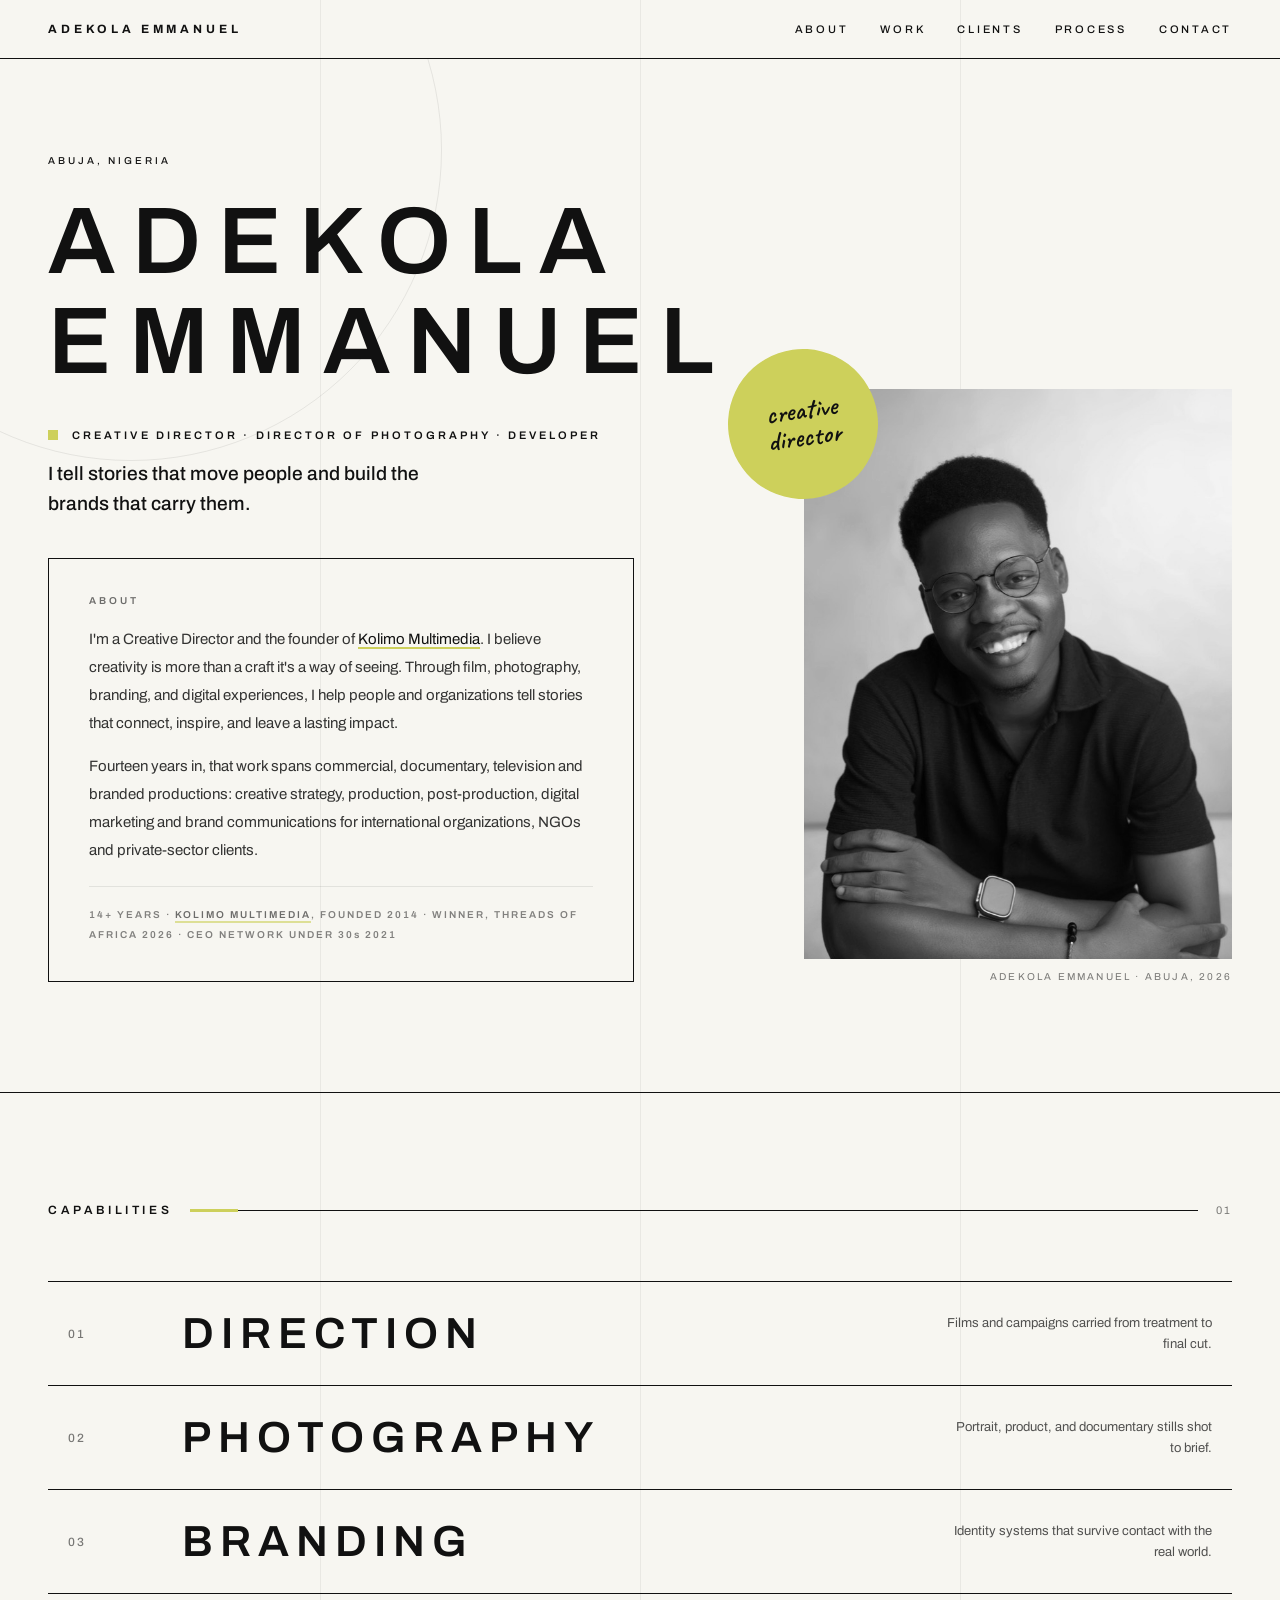
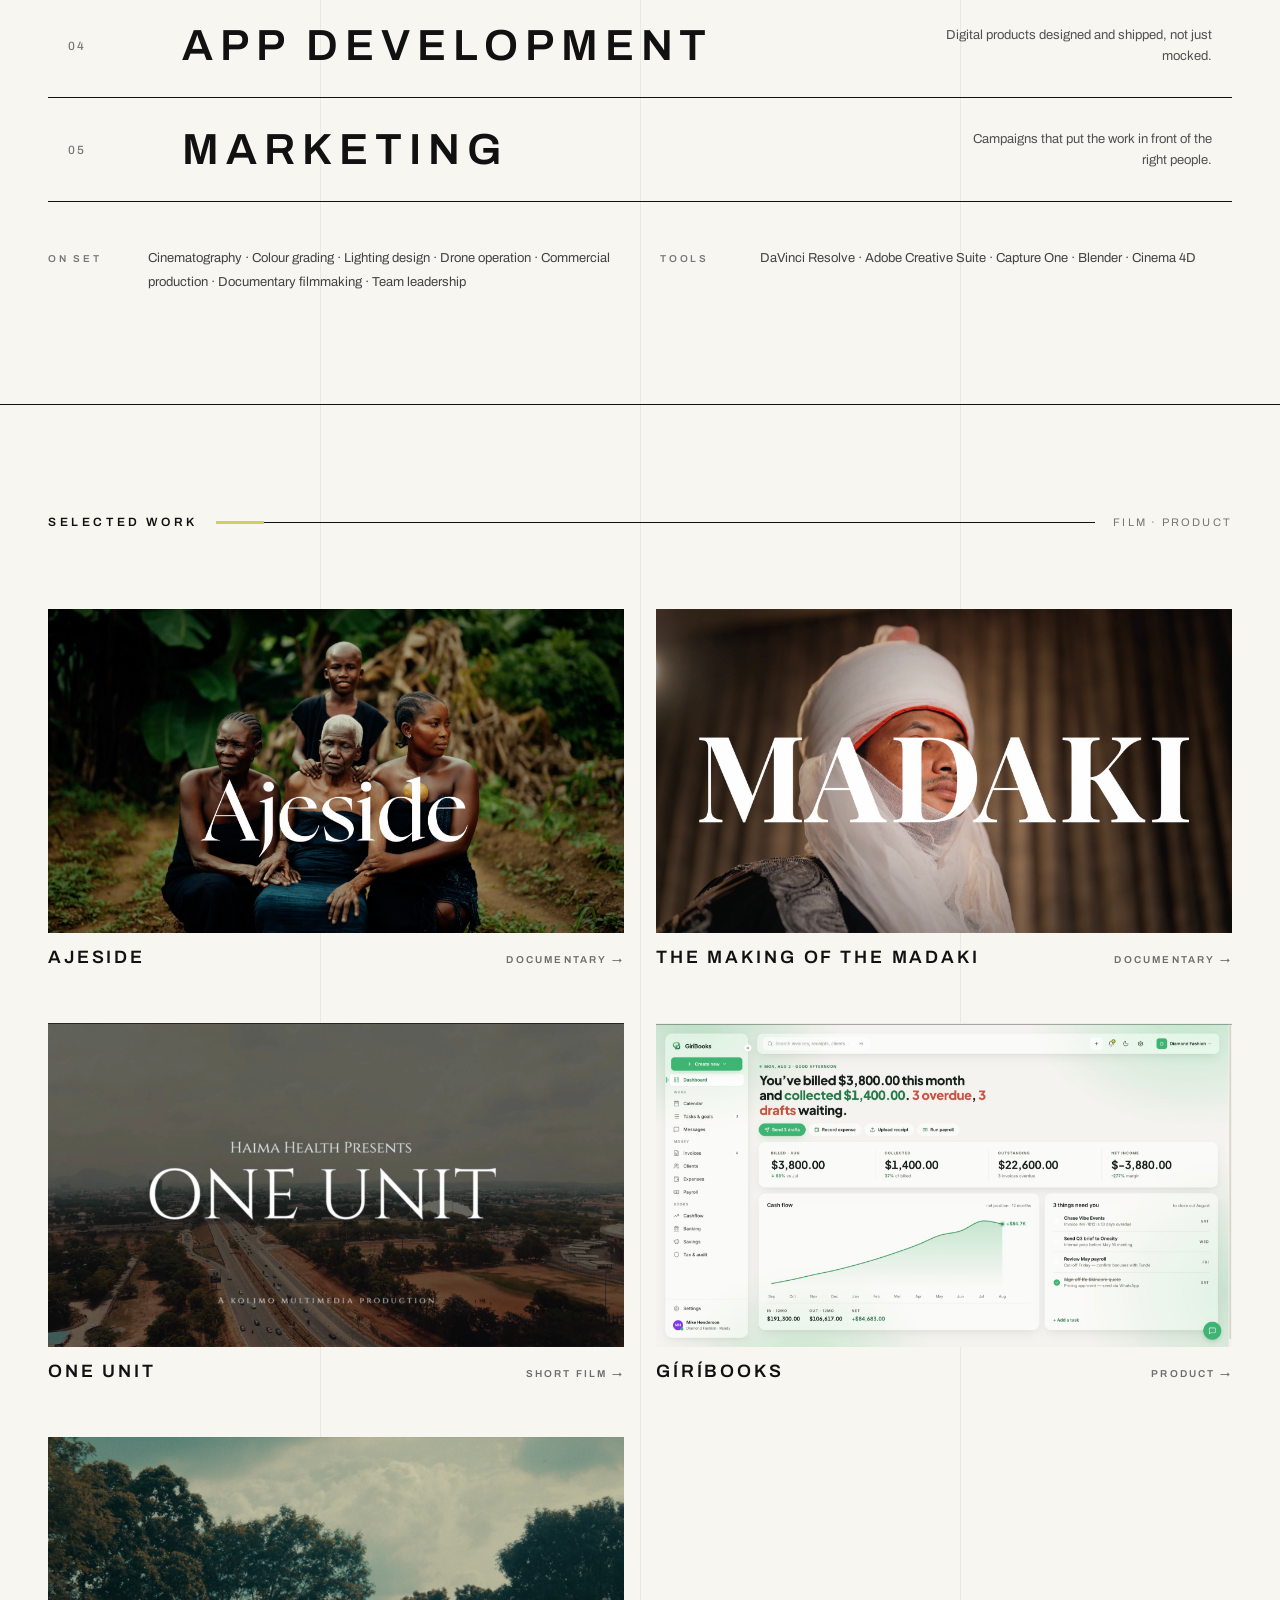
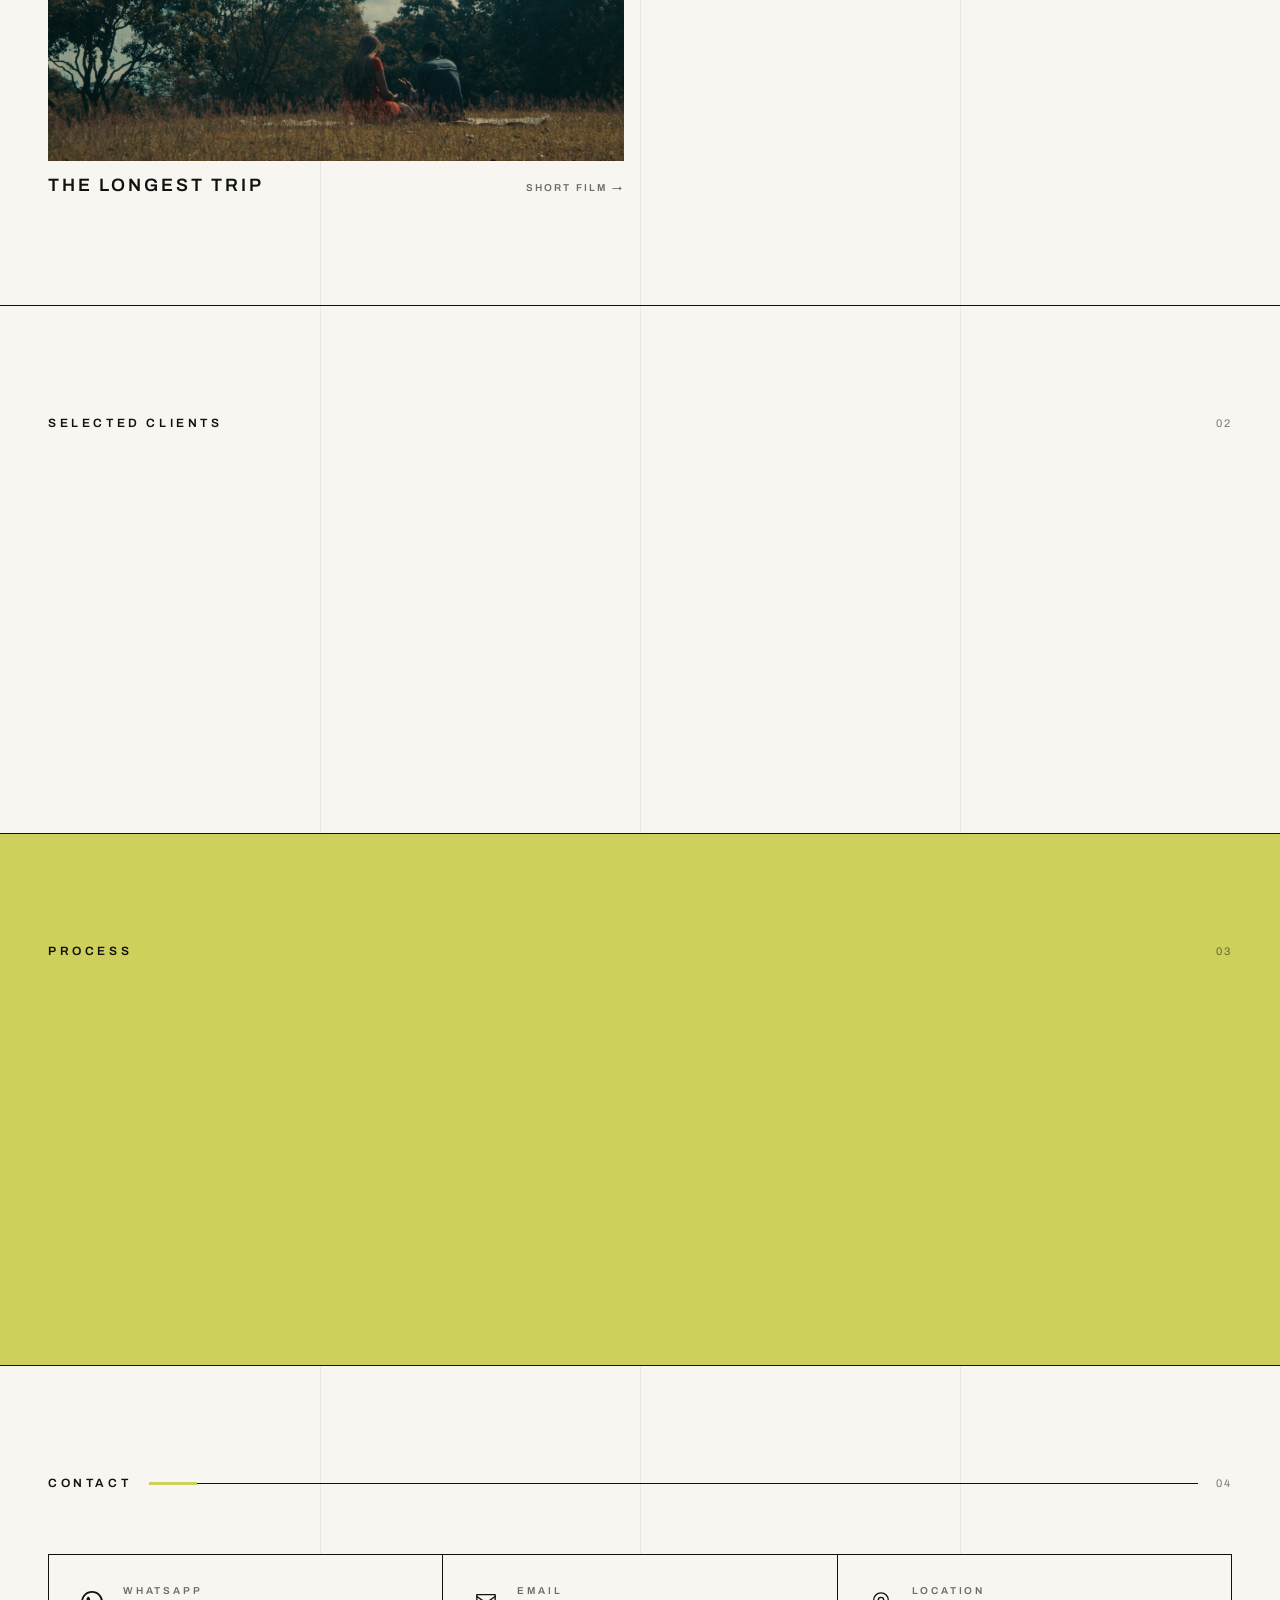
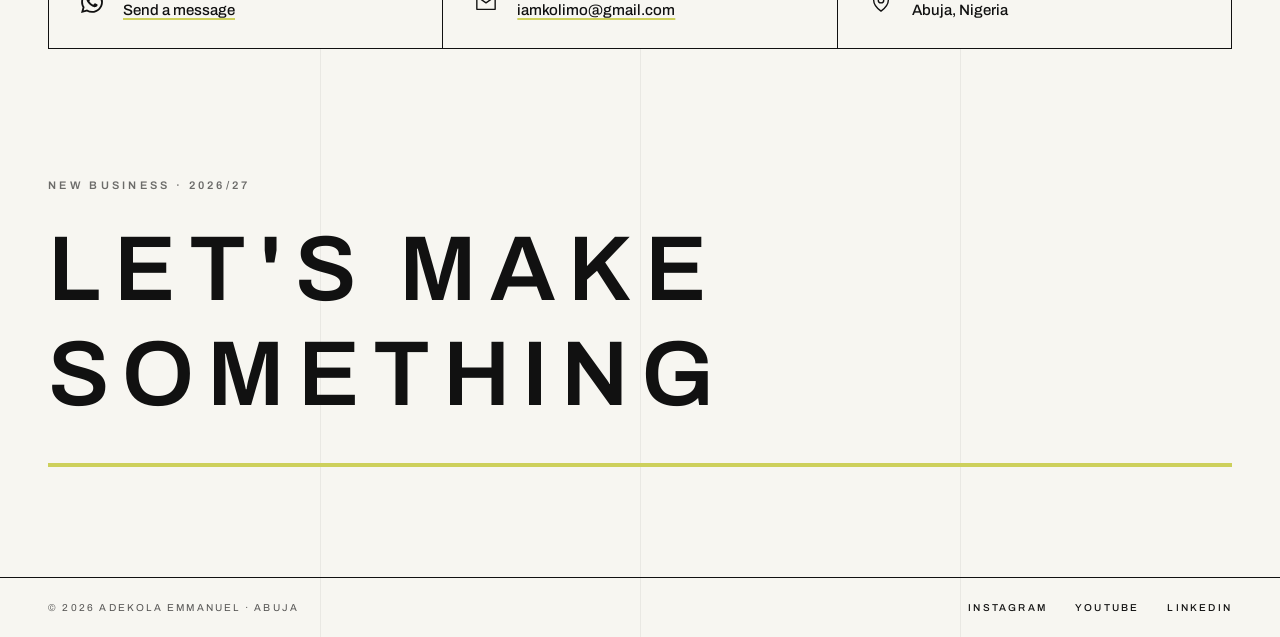
<file: index.html>
<!DOCTYPE html>
<html lang="en">
<head>
  <meta charset="utf-8">
  <meta name="viewport" content="width=device-width, initial-scale=1">
  <title>Adekola Emmanuel · Creative Director &amp; Director of Photography, Abuja</title>
  <meta name="description" content="Adekola Emmanuel is a creative director, director of photography and developer in Abuja, Nigeria. Founder of Kolimo Multimedia: film, cinematography, photography, branding, app development and digital marketing.">
  <link rel="canonical" href="https://www.adekolaemmanuel.com/">
  <meta property="og:site_name" content="Adekola Emmanuel">
  <meta property="og:locale" content="en_US">
  <meta property="og:title" content="Adekola Emmanuel · Creative Director, DoP &amp; Developer, Abuja">
  <meta property="og:description" content="I tell stories that move people and build the brands that carry them.">
  <meta property="og:type" content="website">
  <meta property="og:url" content="https://www.adekolaemmanuel.com/">
  <meta property="og:image" content="https://www.adekolaemmanuel.com/images/portrait.jpg">
  <meta name="twitter:card" content="summary_large_image">
  <meta name="twitter:title" content="Adekola Emmanuel · Creative Director, DoP &amp; Developer, Abuja">
  <meta name="twitter:description" content="I tell stories that move people and build the brands that carry them.">
  <meta name="twitter:image" content="https://www.adekolaemmanuel.com/images/portrait.jpg">
  <link rel="icon" href="data:image/svg+xml,%3Csvg xmlns='http://www.w3.org/2000/svg' viewBox='0 0 100 100'%3E%3Crect width='100' height='100' fill='%23CDD05B'/%3E%3Ctext x='50' y='68' font-size='52' font-family='Helvetica,Arial,sans-serif' font-weight='700' text-anchor='middle' fill='%23111'%3EAE%3C/text%3E%3C/svg%3E">
  <link rel="preconnect" href="https://fonts.googleapis.com">
  <link rel="preconnect" href="https://fonts.gstatic.com" crossorigin>
  <link href="https://fonts.googleapis.com/css2?family=Archivo:wght@400;500;600;700&family=Caveat:wght@500;600&display=swap" rel="stylesheet">
  <link rel="stylesheet" href="styles.css">
  <script type="application/ld+json">
{
 "@context": "https://schema.org",
 "@graph": [
  {
   "@type": "Person",
   "@id": "https://www.adekolaemmanuel.com/#adekola",
   "name": "Adekola Emmanuel",
   "alternateName": "Adekola Albert Emmanuel",
   "url": "https://www.adekolaemmanuel.com/",
   "image": "https://www.adekolaemmanuel.com/images/portrait.jpg",
   "jobTitle": [
    "Creative Director",
    "Director of Photography",
    "Developer",
    "Cinematographer",
    "Director",
    "Photographer",
    "Software Developer",
    "Digital Marketer"
   ],
   "description": "Creative director, director of photography and developer based in Abuja, Nigeria. Founder of Kolimo Multimedia.",
   "email": "mailto:iamkolimo@gmail.com",
   "address": {
    "@type": "PostalAddress",
    "addressLocality": "Abuja",
    "addressRegion": "Federal Capital Territory",
    "addressCountry": "NG"
   },
   "sameAs": [
    "https://www.instagram.com/iamkolimo",
    "https://www.youtube.com/@AdekolaFashola",
    "https://ng.linkedin.com/in/adekolaemmanuel",
    "https://wa.me/message/MVBLBZS4KHDHF1"
   ],
   "worksFor": {
    "@id": "https://www.adekolaemmanuel.com/#kolimo"
   },
   "knowsAbout": [
    "Cinematography",
    "Film directing",
    "Creative direction",
    "Photography",
    "Digital marketing",
    "Documentary filmmaking",
    "Commercial production",
    "Color grading",
    "Branding",
    "Web development",
    "Product design"
   ],
   "award": [
    "CEO Network Under 30s: Media of the Year 2021 (Kolimo Multimedia)",
    "Winner, Stories of Rebirth, Threads of Africa 2026"
   ],
   "telephone": "+2348132254526",
   "areaServed": [
    {
     "@type": "City",
     "name": "Abuja"
    },
    {
     "@type": "Country",
     "name": "Nigeria"
    }
   ]
  },
  {
   "@type": "Organization",
   "@id": "https://www.adekolaemmanuel.com/#kolimo",
   "name": "Kolimo Multimedia",
   "url": "https://kolimomedia.com",
   "founder": {
    "@id": "https://www.adekolaemmanuel.com/#adekola"
   },
   "foundingDate": "2014",
   "address": {
    "@type": "PostalAddress",
    "addressLocality": "Abuja",
    "addressCountry": "NG"
   },
   "description": "Full-service creative agency in Abuja, Nigeria: film and video production, photography, branding, digital marketing and app development.",
   "award": "CEO Network Under 30s: Media of the Year 2021",
   "sameAs": [
    "https://kolimomedia.com"
   ],
   "telephone": "+2348132254526",
   "areaServed": [
    {
     "@type": "City",
     "name": "Abuja"
    },
    {
     "@type": "Country",
     "name": "Nigeria"
    }
   ]
  },
  {
   "@type": "WebSite",
   "@id": "https://www.adekolaemmanuel.com/#website",
   "url": "https://www.adekolaemmanuel.com/",
   "name": "Adekola Emmanuel",
   "publisher": {
    "@id": "https://www.adekolaemmanuel.com/#adekola"
   },
   "inLanguage": "en"
  }
 ]
}
  </script>
</head>
<body>

<div class="page">
  <div class="gridlines" aria-hidden="true">
    <div class="gridlines-inner">
      <div class="gridline" style="left:25%"></div>
      <div class="gridline" style="left:50%"></div>
      <div class="gridline" style="left:75%"></div>
    </div>
  </div>

  <header class="site-header">
    <div class="header-inner">
      <a href="#top" class="wordmark">ADEKOLA EMMANUEL</a>
      <nav class="nav-links" aria-label="Main">
        <a href="#about">ABOUT</a>
        <a href="#work">WORK</a>
        <a href="#clients">CLIENTS</a>
        <a href="#process">PROCESS</a>
        <a href="#contact">CONTACT</a>
      </nav>
    </div>
  </header>

  <main id="top">

    <section id="about" class="hero-section">
      <div class="hero-circle" aria-hidden="true"></div>
      <div class="section-inner hero-pad">
        <!-- Source order is name, portrait, bio so a single column reads that way
             on phones; the desktop two-column layout is restored by grid placement. -->
        <div class="hero-grid">
          <div class="hero-intro">
            <p class="hero-location" data-reveal="fade">ABUJA, NIGERIA</p>
            <h1 class="hero-name" aria-label="Adekola Emmanuel">
              <span data-reveal="fade">Adekola</span>
              <span data-reveal="fade" data-delay="70">Emmanuel</span>
            </h1>
            <div class="hero-role" data-reveal="fade" data-delay="140">
              <span class="role-dot" aria-hidden="true"></span>
              <p>CREATIVE DIRECTOR · DIRECTOR OF PHOTOGRAPHY · DEVELOPER</p>
            </div>
            <p class="hero-tagline" data-reveal="fade" data-delay="200">I tell stories that move people and build the brands that carry them.</p>
          </div>
          <div class="hero-portrait-col">
            <div class="badge" aria-hidden="true">
              <span class="badge-txt">creative director</span>
            </div>
            <div data-reveal="fade" data-delay="150">
              <div class="portrait-frame">
                <img src="images/portrait.jpg" alt="Black-and-white portrait of Adekola Emmanuel, creative director of Kolimo Multimedia">
              </div>
              <p class="portrait-caption">ADEKOLA EMMANUEL · ABUJA, 2026</p>
            </div>
          </div>
          <div class="about-box" data-reveal="fade" data-delay="260">
            <h2>ABOUT</h2>
            <p>I'm a Creative Director and the founder of <a href="https://kolimomedia.com" target="_blank" rel="noopener">Kolimo Multimedia</a>. I believe creativity is more than a craft it's a way of seeing. Through film, photography, branding, and digital experiences, I help people and organizations tell stories that connect, inspire, and leave a lasting impact.</p>
            <p>Fourteen years in, that work spans commercial, documentary, television and branded productions: creative strategy, production, post-production, digital marketing and brand communications for international organizations, NGOs and private-sector clients.</p>
            <p class="about-meta">14+ YEARS · <a href="https://kolimomedia.com" target="_blank" rel="noopener">KOLIMO MULTIMEDIA</a>, FOUNDED 2014 · WINNER, THREADS OF AFRICA 2026 · CEO NETWORK UNDER 30s 2021</p>
          </div>
        </div>
      </div>
    </section>

    <section id="capabilities" class="ruled-section">
      <div class="section-inner section-pad">
        <div class="section-head">
          <h2>CAPABILITIES</h2>
          <div class="head-rule">
            <div class="rule-accent" data-reveal="rule"></div>
            <div class="rule-line" data-reveal="rule" data-delay="80"></div>
          </div>
          <span aria-hidden="true" class="section-num">01</span>
        </div>
        <div class="cap-list" data-reveal="fade">
          <div class="cap-row">
            <span class="cap-num">01</span>
            <h3>Direction</h3>
            <p class="cap-desc">Films and campaigns carried from treatment to final cut.</p>
          </div>
          <div class="cap-row">
            <span class="cap-num">02</span>
            <h3>Photography</h3>
            <p class="cap-desc">Portrait, product, and documentary stills shot to brief.</p>
          </div>
          <div class="cap-row">
            <span class="cap-num">03</span>
            <h3>Branding</h3>
            <p class="cap-desc">Identity systems that survive contact with the real world.</p>
          </div>
          <div class="cap-row">
            <span class="cap-num">04</span>
            <h3>App Development</h3>
            <p class="cap-desc">Digital products designed and shipped, not just mocked.</p>
          </div>
          <div class="cap-row">
            <span class="cap-num">05</span>
            <h3>Marketing</h3>
            <p class="cap-desc">Campaigns that put the work in front of the right people.</p>
          </div>
        </div>
        <dl class="meta-strip" data-reveal="fade">
          <div>
            <dt>ON SET</dt>
            <dd>Cinematography · Colour grading · Lighting design · Drone operation · Commercial production · Documentary filmmaking · Team leadership</dd>
          </div>
          <div>
            <dt>TOOLS</dt>
            <dd>DaVinci Resolve · Adobe Creative Suite · Capture One · Blender · Cinema 4D</dd>
          </div>
        </dl>
      </div>
    </section>

    <section id="work" class="ruled-section">
      <div class="section-inner section-pad">
        <div class="section-head work-head">
          <h2>SELECTED WORK</h2>
          <div class="head-rule">
            <div class="rule-accent" data-reveal="rule"></div>
            <div class="rule-line" data-reveal="rule" data-delay="80"></div>
          </div>
          <span class="section-num">FILM · PRODUCT</span>
        </div>
        <div class="work-grid">

          <div class="work-card work-feature" data-card data-reveal="fade">
            <a href="work/ajeside">
              <div class="work-media">
                <img src="images/ajeside/01-family.jpg" alt="Four generations of a Gbagyi family seated together in dark indigo cloth against dense green foliage" data-fallback="AJESIDE · OPENING FRAME">
                <div class="work-cap" data-cap>Winner, Threads of Africa 2026. A short documentary on the endangered handwoven cloth of the Gbagyi people.</div>
              </div>
              <div class="work-meta work-title-row">
                <h3>AJESIDE</h3>
                <span class="work-view">DOCUMENTARY →</span>
              </div>
            </a>
          </div>

          <div class="work-card work-feature" data-card data-reveal="fade">
            <a href="work/madaki">
              <div class="work-media">
                <img src="images/madaki/01-madaki.jpg" alt="Portrait of the Madaki in a white turban, the film title across the frame" data-fallback="THE MAKING OF THE MADAKI">
                <div class="work-cap" data-cap>Title bestowed, legacy earned. The journey behind one of Mambilla's most revered traditional titles.</div>
              </div>
              <div class="work-meta work-title-row">
                <h3>THE MAKING OF THE MADAKI</h3>
                <span class="work-view">DOCUMENTARY →</span>
              </div>
            </a>
          </div>

          <div class="work-card work-feature" data-card data-reveal="fade">
            <a href="work/one-unit">
              <div class="work-media">
                <img src="images/oneunit/01-one-unit.jpg" alt="Aerial city view with the One Unit title across the frame, presented by Haima Health" data-fallback="ONE UNIT · TITLE CARD">
                <div class="work-cap" data-cap>Three strangers arrive at the same hospital in critical condition. A short film for Haima Health on voluntary blood donation.</div>
              </div>
              <div class="work-meta work-title-row">
                <h3>ONE UNIT</h3>
                <span class="work-view">SHORT FILM →</span>
              </div>
            </a>
          </div>

          <div class="work-card work-feature" data-card data-reveal="fade">
            <a href="work/giribooks">
              <div class="work-media is-ui">
                <img src="images/giribooks/01-dashboard.jpg" alt="The GíríBooks dashboard showing billed and collected totals, outstanding balance, net income and a twelve-month cash flow chart" data-fallback="GÍRÍBOOKS · PRODUCT">
                <div class="work-cap" data-cap>Invoicing, payments, expenses, payroll and books in one dashboard, built from a real business need.</div>
              </div>
              <div class="work-meta work-title-row">
                <h3>GÍRÍBOOKS</h3>
                <span class="work-view">PRODUCT →</span>
              </div>
            </a>
          </div>

          <div class="work-card work-feature" data-card data-reveal="fade">
            <a href="work/longest-trip">
              <div class="work-media">
                <img src="images/longest-trip/02-field.jpg" alt="Two people sitting together in a field of dry grass beneath a wide sky" data-fallback="THE LONGEST TRIP">
                <div class="work-cap" data-cap>Gbenga, a young man living with sickle cell, caught between pain and perseverance.</div>
              </div>
              <div class="work-meta work-title-row">
                <h3>THE LONGEST TRIP</h3>
                <span class="work-view">SHORT FILM →</span>
              </div>
            </a>
          </div>

        </div>
      </div>
    </section>

    <section id="clients" class="ruled-section">
      <div class="section-inner section-pad">
        <div class="section-head">
          <h2>SELECTED CLIENTS</h2>
          <div class="head-rule">
            <div class="rule-accent" data-reveal="rule"></div>
            <div class="rule-line" data-reveal="rule" data-delay="80"></div>
          </div>
          <span aria-hidden="true" class="section-num">02</span>
        </div>
        <div class="client-grid" data-reveal="fade">
          <div class="client-cell">UNDP</div>
          <div class="client-cell">UN Women</div>
          <div class="client-cell">WaterAid</div>
          <div class="client-cell">Transcorp Hilton</div>
          <div class="client-cell">oraimo</div>
          <div class="client-cell">Haima Health</div>
          <div class="client-cell">Embassy of Israel</div>
          <div class="client-cell">Embassy of Korea</div>
          <div class="client-cell">Bouygues Construction</div>
        </div>
      </div>
    </section>

    <section id="process" class="ruled-section process-section">
      <div class="section-inner section-pad">
        <div class="section-head">
          <h2>PROCESS</h2>
          <div class="head-rule">
            <div class="rule-accent dark" data-reveal="rule"></div>
            <div class="rule-line" data-reveal="rule" data-delay="80"></div>
          </div>
          <span aria-hidden="true" class="section-num">03</span>
        </div>
        <div class="process-grid" data-reveal="fade">
          <div class="process-cell">
            <span class="cap-num">01</span>
            <h3>Listen</h3>
            <p>Brief, budget, constraints, and the problem behind the problem.</p>
          </div>
          <div class="process-cell">
            <span class="cap-num">02</span>
            <h3>Frame</h3>
            <p>Treatments, scripts, systems. The thinking happens on paper first.</p>
          </div>
          <div class="process-cell">
            <span class="cap-num">03</span>
            <h3>Make</h3>
            <p>Shoot, design, build. Small crew, fast decisions.</p>
          </div>
          <div class="process-cell">
            <span class="cap-num">04</span>
            <h3>Deliver</h3>
            <p>Graded, mastered, shipped. Every format, on time.</p>
          </div>
        </div>
      </div>
    </section>

    <section id="contact" class="ruled-section">
      <div class="section-inner section-pad">
        <div class="section-head">
          <h2>CONTACT</h2>
          <div class="head-rule">
            <div class="rule-accent" data-reveal="rule"></div>
            <div class="rule-line" data-reveal="rule" data-delay="80"></div>
          </div>
          <span aria-hidden="true" class="section-num">04</span>
        </div>
        <div class="contact-grid" data-reveal="fade">
          <div class="contact-cell">
            <svg aria-hidden="true" width="22" height="22" viewBox="0 0 24 24" fill="#111111"><path d="M17.472 14.382c-.297-.149-1.758-.867-2.03-.967-.273-.099-.471-.148-.67.15-.197.297-.767.966-.94 1.164-.173.199-.347.223-.644.075-.297-.15-1.255-.463-2.39-1.475-.883-.788-1.48-1.761-1.653-2.059-.173-.297-.018-.458.13-.606.134-.133.298-.347.446-.52.149-.174.198-.298.298-.497.099-.198.05-.371-.025-.52-.075-.149-.669-1.612-.916-2.207-.242-.579-.487-.5-.669-.51-.173-.008-.371-.01-.57-.01-.198 0-.52.074-.792.372-.272.297-1.04 1.016-1.04 2.479 0 1.462 1.065 2.875 1.213 3.074.149.198 2.096 3.2 5.077 4.487.709.306 1.262.489 1.694.625.712.227 1.36.195 1.871.118.571-.085 1.758-.719 2.006-1.413.248-.694.248-1.289.173-1.413-.074-.124-.272-.198-.57-.347m-5.421 7.403h-.004a9.87 9.87 0 0 1-5.031-1.378l-.361-.214-3.741.982.998-3.648-.235-.374a9.86 9.86 0 0 1-1.51-5.26c.001-5.45 4.436-9.884 9.888-9.884 2.64 0 5.122 1.03 6.988 2.898a9.825 9.825 0 0 1 2.893 6.994c-.003 5.45-4.437 9.884-9.885 9.884m8.413-18.297A11.815 11.815 0 0 0 12.05 0C5.495 0 .16 5.335.157 11.892c0 2.096.547 4.142 1.588 5.945L.057 24l6.305-1.654a11.882 11.882 0 0 0 5.683 1.448h.005c6.554 0 11.89-5.335 11.893-11.893a11.821 11.821 0 0 0-3.48-8.413z"></path></svg>
            <div>
              <p class="contact-label">WHATSAPP</p>
              <p class="contact-value"><a href="https://wa.me/message/MVBLBZS4KHDHF1" target="_blank" rel="noopener">Send a message</a></p>
            </div>
          </div>
          <div class="contact-cell">
            <svg aria-hidden="true" width="22" height="22" viewBox="0 0 24 24" fill="none" stroke="#111111" stroke-width="1.5" stroke-linecap="round" stroke-linejoin="round"><rect x="2" y="4" width="20" height="16"></rect><path d="m22 6-10 7L2 6"></path></svg>
            <div>
              <p class="contact-label">EMAIL</p>
              <p class="contact-value"><a href="mailto:iamkolimo@gmail.com">iamkolimo@gmail.com</a></p>
            </div>
          </div>
          <div class="contact-cell">
            <svg aria-hidden="true" width="22" height="22" viewBox="0 0 24 24" fill="none" stroke="#111111" stroke-width="1.5" stroke-linecap="round" stroke-linejoin="round"><path d="M20 10c0 6-8 12-8 12s-8-6-8-12a8 8 0 0 1 16 0z"></path><circle cx="12" cy="10" r="3"></circle></svg>
            <div>
              <p class="contact-label">LOCATION</p>
              <p class="contact-value">Abuja, Nigeria</p>
            </div>
          </div>
        </div>
        <div class="cta-block">
          <p class="cta-kicker">NEW BUSINESS · 2026/27</p>
          <a class="cta-link" href="mailto:iamkolimo@gmail.com">Let's make something</a>
          <div class="cta-rule" data-reveal="rule"></div>
        </div>
      </div>
    </section>

  </main>

  <footer class="site-footer">
    <div class="footer-inner">
      <p>© 2026 ADEKOLA EMMANUEL · ABUJA</p>
      <div class="footer-links">
        <a href="https://www.instagram.com/iamkolimo" target="_blank" rel="noopener">INSTAGRAM</a>
        <a href="https://www.youtube.com/@AdekolaFashola" target="_blank" rel="noopener">YOUTUBE</a>
        <a href="https://ng.linkedin.com/in/adekolaemmanuel" target="_blank" rel="noopener">LINKEDIN</a>
      </div>
    </div>
  </footer>
</div>

<script src="script.js"></script>
</body>
</html>
</file>
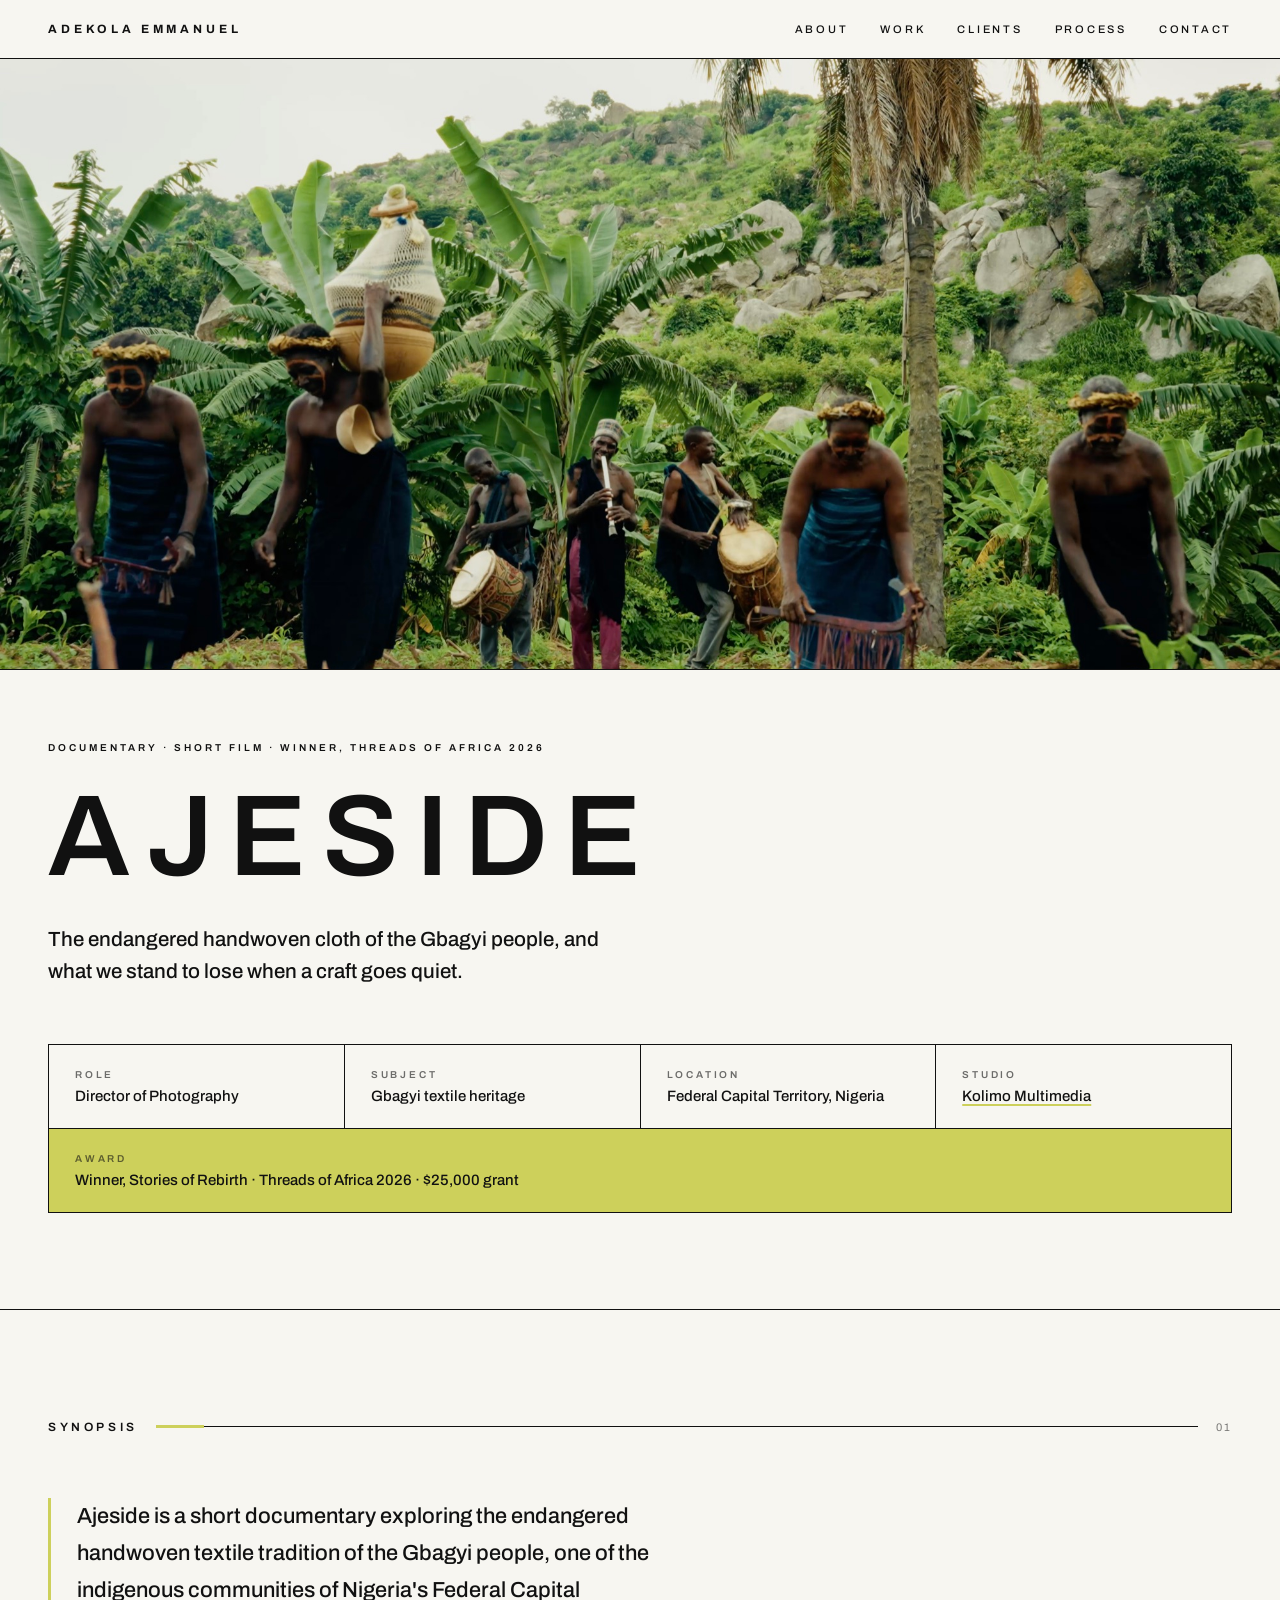
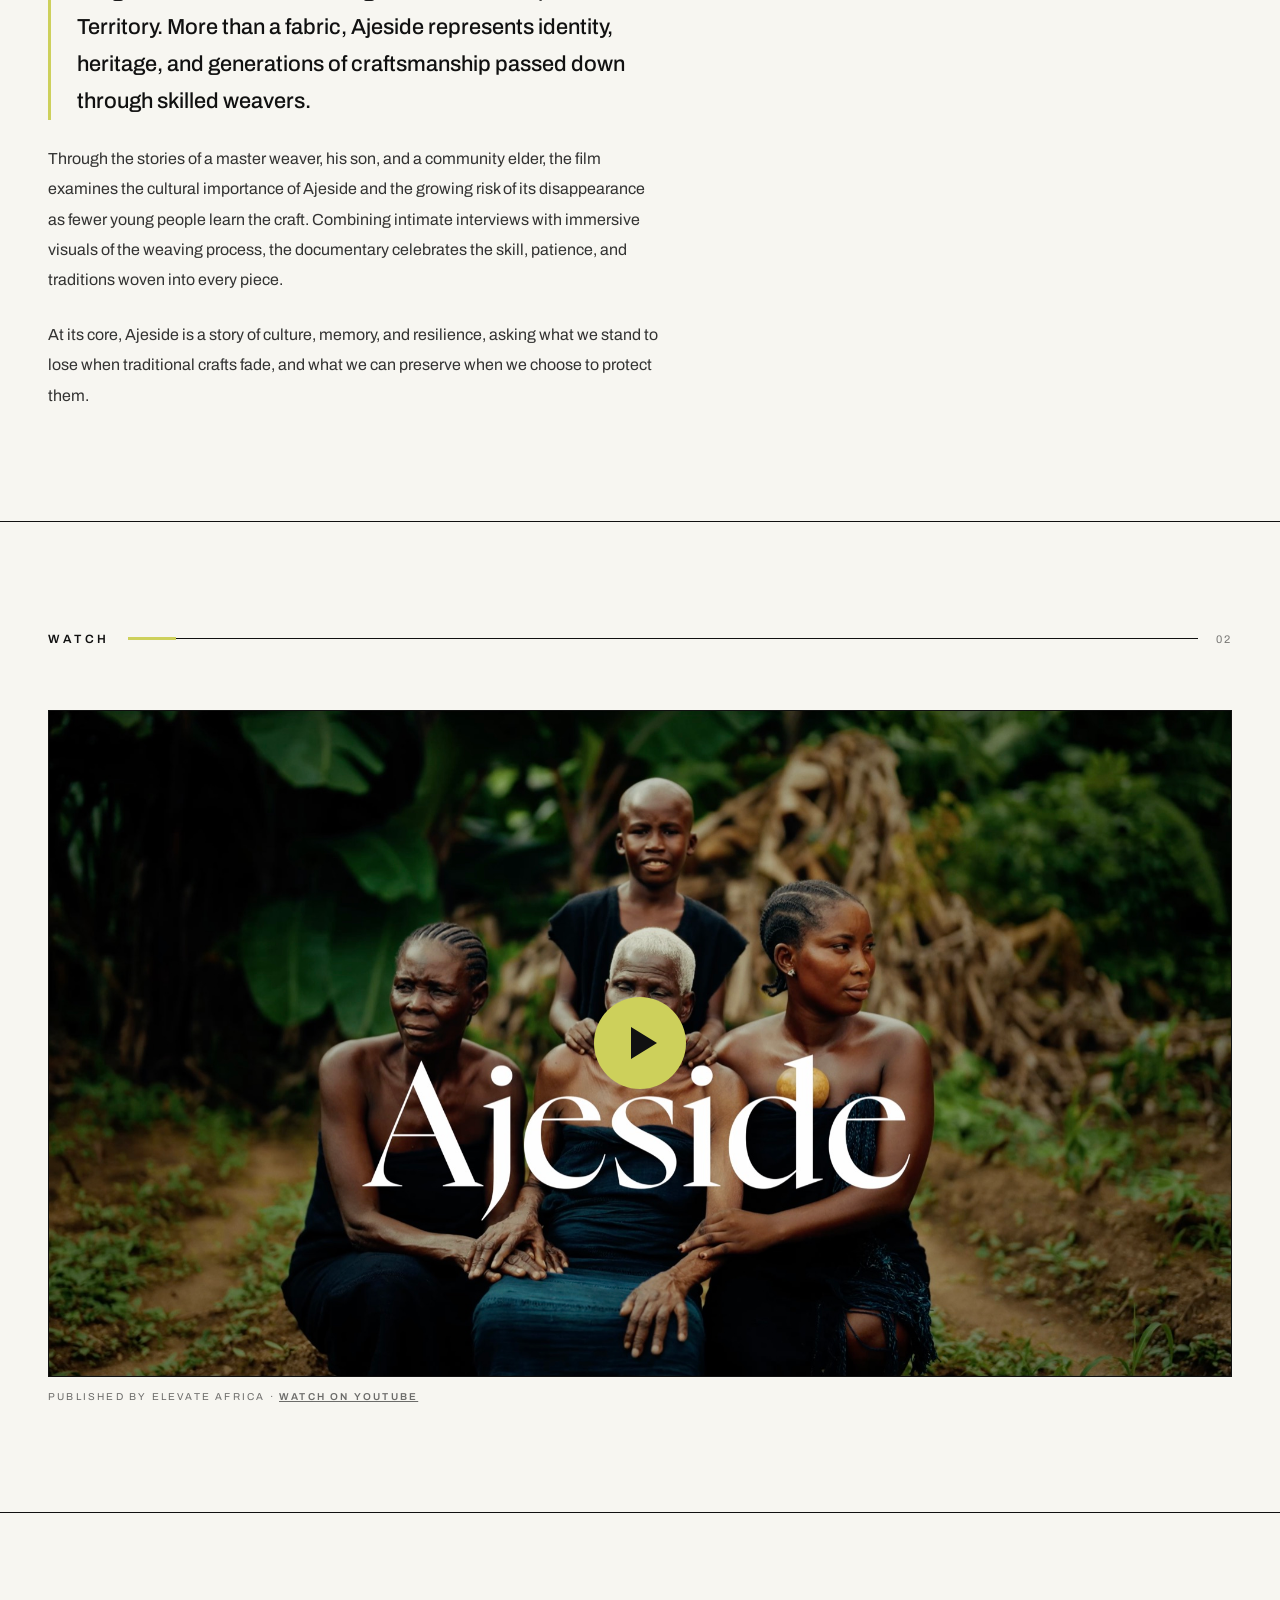
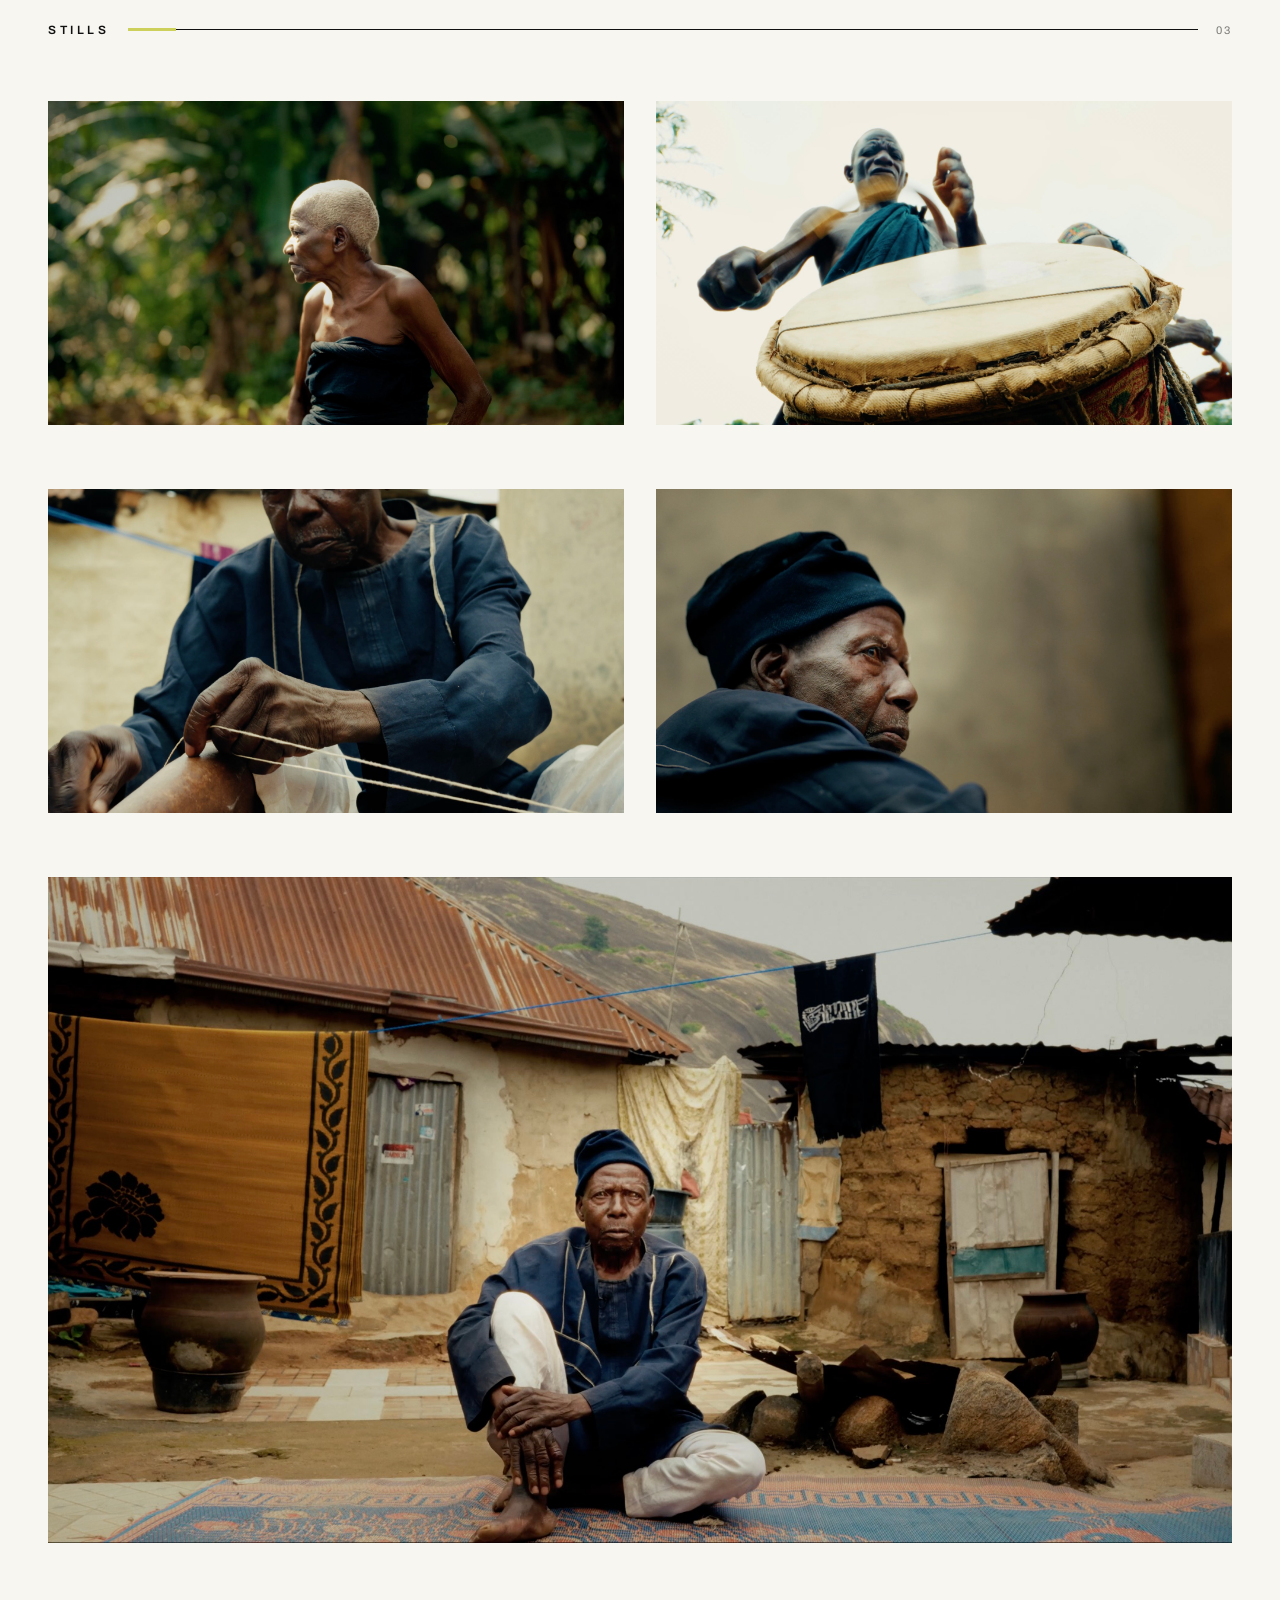
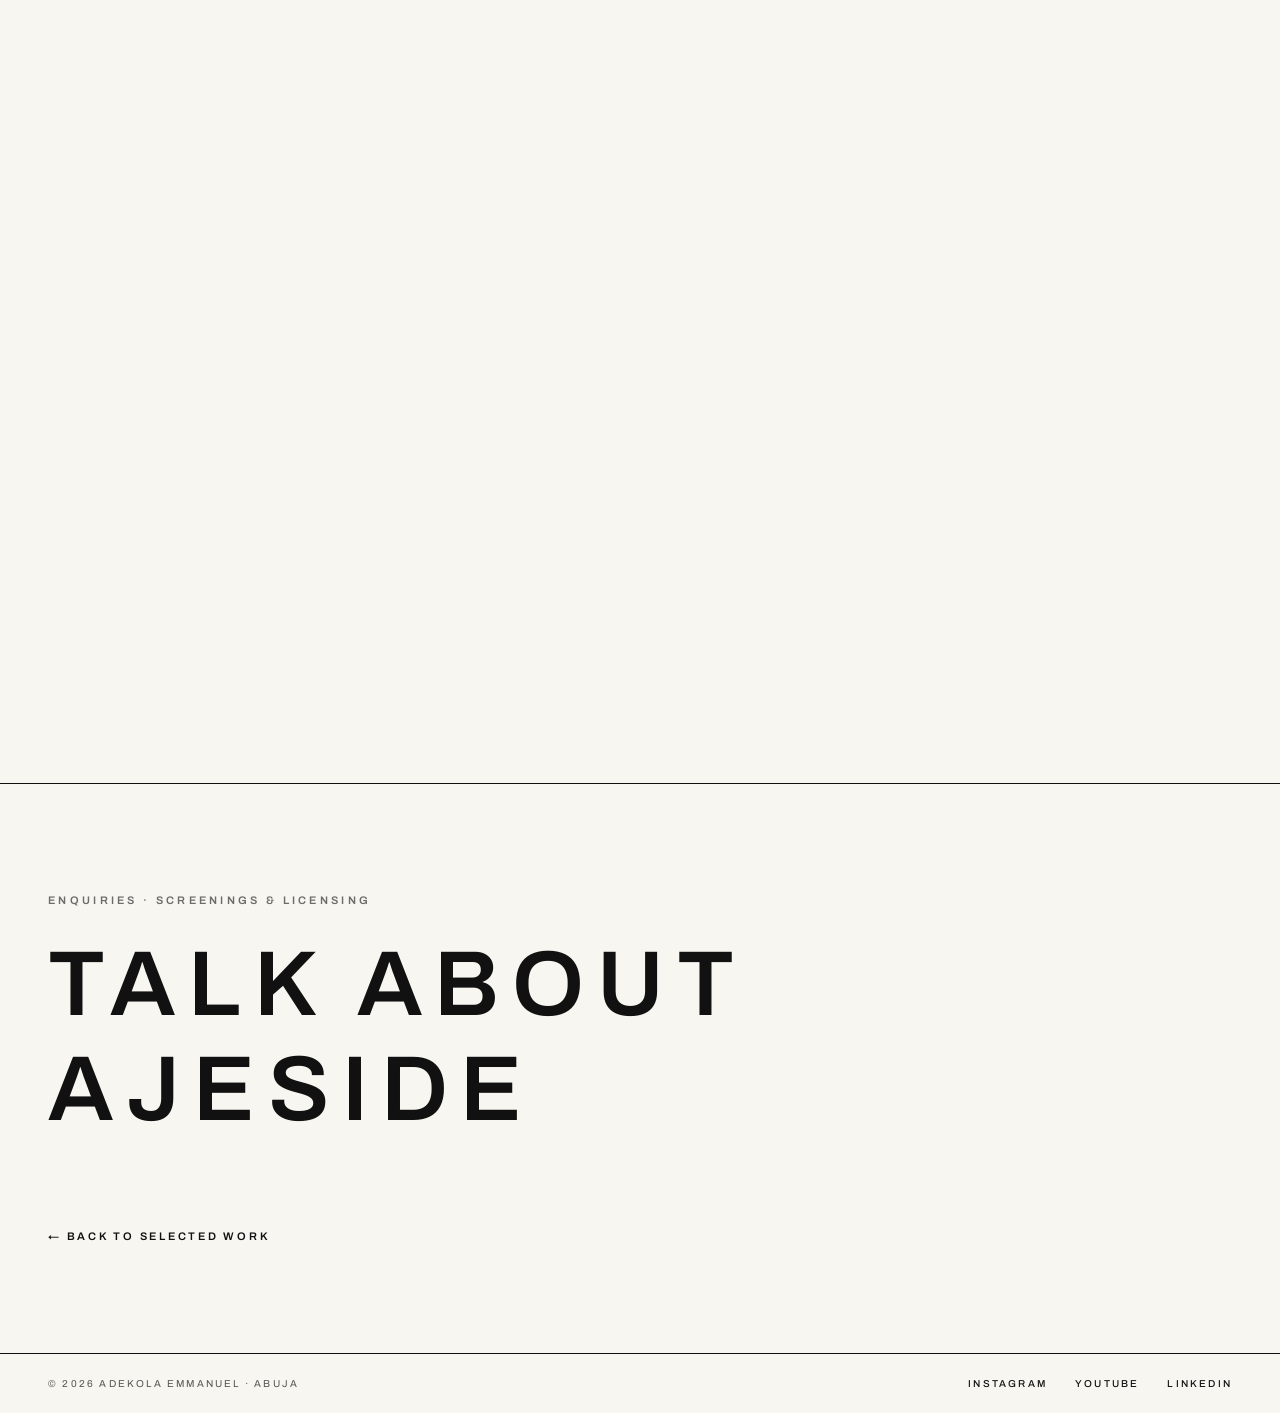
<file: work/ajeside.html>
<!DOCTYPE html>
<html lang="en">
<head>
  <meta charset="utf-8">
  <meta name="viewport" content="width=device-width, initial-scale=1">
  <title>Ajeside (Short Documentary) · Adekola Emmanuel</title>
  <meta name="description" content="Ajeside is a short documentary on the endangered handwoven textile tradition of the Gbagyi people of Nigeria's Federal Capital Territory. Cinematography by Adekola Emmanuel, director of photography, Abuja.">
  <link rel="canonical" href="https://www.adekolaemmanuel.com/work/ajeside">
  <meta property="og:site_name" content="Adekola Emmanuel">
  <meta property="og:locale" content="en_US">
  <meta property="og:title" content="Ajeside: a short documentary">
  <meta property="og:description" content="Culture, memory, and resilience: the endangered handwoven cloth of the Gbagyi people.">
  <meta property="og:type" content="article">
  <meta property="og:url" content="https://www.adekolaemmanuel.com/work/ajeside">
  <meta property="og:image" content="https://www.adekolaemmanuel.com/images/ajeside/01-family.jpg">
  <meta name="twitter:card" content="summary_large_image">
  <meta name="twitter:title" content="Ajeside: a short documentary">
  <meta name="twitter:description" content="Culture, memory, and resilience: the endangered handwoven cloth of the Gbagyi people.">
  <meta name="twitter:image" content="https://www.adekolaemmanuel.com/images/ajeside/01-family.jpg">
  <link rel="icon" href="data:image/svg+xml,%3Csvg xmlns='http://www.w3.org/2000/svg' viewBox='0 0 100 100'%3E%3Crect width='100' height='100' fill='%23CDD05B'/%3E%3Ctext x='50' y='68' font-size='52' font-family='Helvetica,Arial,sans-serif' font-weight='700' text-anchor='middle' fill='%23111'%3EAE%3C/text%3E%3C/svg%3E">
  <link rel="preconnect" href="https://fonts.googleapis.com">
  <link rel="preconnect" href="https://fonts.gstatic.com" crossorigin>
  <link href="https://fonts.googleapis.com/css2?family=Archivo:wght@400;500;600;700&family=Caveat:wght@500;600&display=swap" rel="stylesheet">
  <link rel="stylesheet" href="../styles.css">
  <script type="application/ld+json">
{
 "@context": "https://schema.org",
 "@graph": [
  {
   "@type": "Movie",
   "name": "Ajeside",
   "url": "https://www.adekolaemmanuel.com/work/ajeside",
   "image": "https://www.adekolaemmanuel.com/images/ajeside/01-family.jpg",
   "description": "A short documentary exploring the endangered handwoven textile tradition of the Gbagyi people, one of the indigenous communities of Nigeria's Federal Capital Territory.",
   "countryOfOrigin": {
    "@type": "Country",
    "name": "Nigeria"
   },
   "contributor": {
    "@id": "https://www.adekolaemmanuel.com/#adekola"
   },
   "award": "Winner, Stories of Rebirth, Threads of Africa 2026",
   "sameAs": [
    "https://www.youtube.com/watch?v=spmWS3oBUAM"
   ]
  },
  {
   "@type": "Person",
   "@id": "https://www.adekolaemmanuel.com/#adekola",
   "name": "Adekola Emmanuel",
   "alternateName": "Adekola Albert Emmanuel",
   "url": "https://www.adekolaemmanuel.com/",
   "image": "https://www.adekolaemmanuel.com/images/portrait.jpg",
   "jobTitle": [
    "Creative Director",
    "Director of Photography",
    "Developer",
    "Cinematographer",
    "Director",
    "Photographer",
    "Software Developer",
    "Digital Marketer"
   ],
   "description": "Creative director, director of photography and developer based in Abuja, Nigeria. Founder of Kolimo Multimedia.",
   "email": "mailto:iamkolimo@gmail.com",
   "address": {
    "@type": "PostalAddress",
    "addressLocality": "Abuja",
    "addressRegion": "Federal Capital Territory",
    "addressCountry": "NG"
   },
   "sameAs": [
    "https://www.instagram.com/iamkolimo",
    "https://www.youtube.com/@AdekolaFashola",
    "https://ng.linkedin.com/in/adekolaemmanuel",
    "https://wa.me/message/MVBLBZS4KHDHF1"
   ],
   "worksFor": {
    "@id": "https://www.adekolaemmanuel.com/#kolimo"
   },
   "knowsAbout": [
    "Cinematography",
    "Film directing",
    "Creative direction",
    "Photography",
    "Digital marketing",
    "Documentary filmmaking",
    "Commercial production",
    "Color grading",
    "Branding",
    "Web development",
    "Product design"
   ],
   "award": [
    "CEO Network Under 30s: Media of the Year 2021 (Kolimo Multimedia)",
    "Winner, Stories of Rebirth, Threads of Africa 2026"
   ],
   "telephone": "+2348132254526",
   "areaServed": [
    {
     "@type": "City",
     "name": "Abuja"
    },
    {
     "@type": "Country",
     "name": "Nigeria"
    }
   ]
  }
 ]
}
  </script>
</head>
<body>

<div class="page">
  <header class="site-header">
    <div class="header-inner">
      <a href="../" class="wordmark">ADEKOLA EMMANUEL</a>
      <nav class="nav-links" aria-label="Main">
        <a href="../#about">ABOUT</a>
        <a href="../#work">WORK</a>
        <a href="../#clients">CLIENTS</a>
        <a href="../#process">PROCESS</a>
        <a href="../#contact">CONTACT</a>
      </nav>
    </div>
  </header>

  <main id="top">

    <section class="case-hero">
      <figure class="case-hero-media">
        <img src="../images/ajeside/04-procession.jpg" alt="Women carrying woven vessels lead a procession of drummers and flute players through banana palms below a rock outcrop" data-fallback="PROCESSION · DRUMMERS AND CARRIERS">
      </figure>
      <div class="section-inner case-hero-body">
        <p class="case-kicker" data-reveal="fade">DOCUMENTARY · SHORT FILM · WINNER, THREADS OF AFRICA 2026</p>
        <h1 class="case-title" data-reveal="fade" data-delay="70">Ajeside</h1>
        <p class="case-standfirst" data-reveal="fade" data-delay="140">The endangered handwoven cloth of the Gbagyi people, and what we stand to lose when a craft goes quiet.</p>
        <dl class="case-facts" data-reveal="fade" data-delay="200">
          <div><dt>ROLE</dt><dd>Director of Photography</dd></div>
          <div><dt>SUBJECT</dt><dd>Gbagyi textile heritage</dd></div>
          <div><dt>LOCATION</dt><dd>Federal Capital Territory, Nigeria</dd></div>
          <div><dt>STUDIO</dt><dd><a href="https://kolimomedia.com" target="_blank" rel="noopener">Kolimo Multimedia</a></dd></div>
          <div class="fact-wide"><dt>AWARD</dt><dd>Winner, Stories of Rebirth · Threads of Africa 2026 · $25,000 grant</dd></div>
        </dl>
      </div>
    </section>

    <section class="ruled-section">
      <div class="section-inner section-pad">
        <div class="section-head">
          <h2>SYNOPSIS</h2>
          <div class="head-rule">
            <div class="rule-accent" data-reveal="rule"></div>
            <div class="rule-line" data-reveal="rule" data-delay="80"></div>
          </div>
          <span aria-hidden="true" class="section-num">01</span>
        </div>
        <div class="case-prose" data-reveal="fade">
          <p class="lede">Ajeside is a short documentary exploring the endangered handwoven textile tradition of the Gbagyi people, one of the indigenous communities of Nigeria's Federal Capital Territory. More than a fabric, Ajeside represents identity, heritage, and generations of craftsmanship passed down through skilled weavers.</p>
          <p>Through the stories of a master weaver, his son, and a community elder, the film examines the cultural importance of Ajeside and the growing risk of its disappearance as fewer young people learn the craft. Combining intimate interviews with immersive visuals of the weaving process, the documentary celebrates the skill, patience, and traditions woven into every piece.</p>
          <p>At its core, Ajeside is a story of culture, memory, and resilience, asking what we stand to lose when traditional crafts fade, and what we can preserve when we choose to protect them.</p>
        </div>
      </div>
    </section>

    <section class="ruled-section">
      <div class="section-inner section-pad">
        <div class="section-head">
          <h2>WATCH</h2>
          <div class="head-rule">
            <div class="rule-accent" data-reveal="rule"></div>
            <div class="rule-line" data-reveal="rule" data-delay="80"></div>
          </div>
          <span aria-hidden="true" class="section-num">02</span>
        </div>
        <div data-reveal="fade">
          <div class="watch-frame">
            <a class="watch-link" href="https://www.youtube.com/watch?v=spmWS3oBUAM" target="_blank" rel="noopener" aria-label="Watch Ajeside on YouTube">
              <img src="../images/ajeside/01-family.jpg" alt="">
              <span class="watch-play" aria-hidden="true"></span>
            </a>
          </div>
          <p class="watch-note">PUBLISHED BY ELEVATE AFRICA · <a href="https://www.youtube.com/watch?v=spmWS3oBUAM" target="_blank" rel="noopener">WATCH ON YOUTUBE</a></p>
        </div>
      </div>
    </section>

    <section class="ruled-section">
      <div class="section-inner section-pad">
        <div class="section-head">
          <h2>STILLS</h2>
          <div class="head-rule">
            <div class="rule-accent" data-reveal="rule"></div>
            <div class="rule-line" data-reveal="rule" data-delay="80"></div>
          </div>
          <span aria-hidden="true" class="section-num">03</span>
        </div>

        <div class="stills">
          <figure class="still still-half" data-reveal="fade">
            <div class="still-media">
              <img src="../images/ajeside/02-matriarch.jpg" alt="Profile of an elderly Gbagyi woman with close-cropped white hair against sunlit greenery" data-fallback="MATRIARCH · PROFILE">
            </div>
          </figure>

          <figure class="still still-half" data-reveal="fade">
            <div class="still-media">
              <img src="../images/ajeside/03-drummer.jpg" alt="Low angle of a drummer mid-strike, framed against a pale sky" data-fallback="DRUMMER · LOW ANGLE">
            </div>
          </figure>

          <figure class="still still-half" data-reveal="fade">
            <div class="still-media">
              <img src="../images/ajeside/06-weaving-hands.jpg" alt="Close view of the master weaver's hands working thread between his fingers" data-fallback="THE MASTER WEAVER'S HANDS">
            </div>
          </figure>

          <figure class="still still-half" data-reveal="fade">
            <div class="still-media">
              <img src="../images/ajeside/05-elder-portrait.jpg" alt="Close profile of a village elder in a dark cap against a warm ochre wall" data-fallback="ELDER · CLOSE PROFILE">
            </div>
          </figure>

          <figure class="still still-wide" data-reveal="fade">
            <div class="still-media">
              <img src="../images/ajeside/07-compound.jpg" alt="The weaver seated in his compound, finished indigo and ochre cloths hanging on lines around him" data-fallback="THE COMPOUND · CLOTH ON THE LINE">
            </div>
          </figure>

          <figure class="still still-wide" data-reveal="fade">
            <div class="still-media">
              <img src="../images/ajeside/08-indigo-cloth.jpg" alt="The weaver holding open two lengths of patterned indigo cloth, facing camera" data-fallback="INDIGO · THE FINISHED CLOTH">
            </div>
          </figure>
        </div>
      </div>
    </section>

    <section class="ruled-section">
      <div class="section-inner section-pad">
        <div class="case-next">
          <p class="cta-kicker">ENQUIRIES · SCREENINGS &amp; LICENSING</p>
          <a class="cta-link" href="mailto:iamkolimo@gmail.com?subject=Ajeside">Talk about Ajeside</a>
          <div class="cta-rule" data-reveal="rule"></div>
          <p class="case-back"><a href="../#work">← BACK TO SELECTED WORK</a></p>
        </div>
      </div>
    </section>

  </main>

  <footer class="site-footer">
    <div class="footer-inner">
      <p>© 2026 ADEKOLA EMMANUEL · ABUJA</p>
      <div class="footer-links">
        <a href="https://www.instagram.com/iamkolimo" target="_blank" rel="noopener">INSTAGRAM</a>
        <a href="https://www.youtube.com/@AdekolaFashola" target="_blank" rel="noopener">YOUTUBE</a>
        <a href="https://ng.linkedin.com/in/adekolaemmanuel" target="_blank" rel="noopener">LINKEDIN</a>
      </div>
    </div>
  </footer>
</div>

<script src="../script.js"></script>
</body>
</html>
</file>
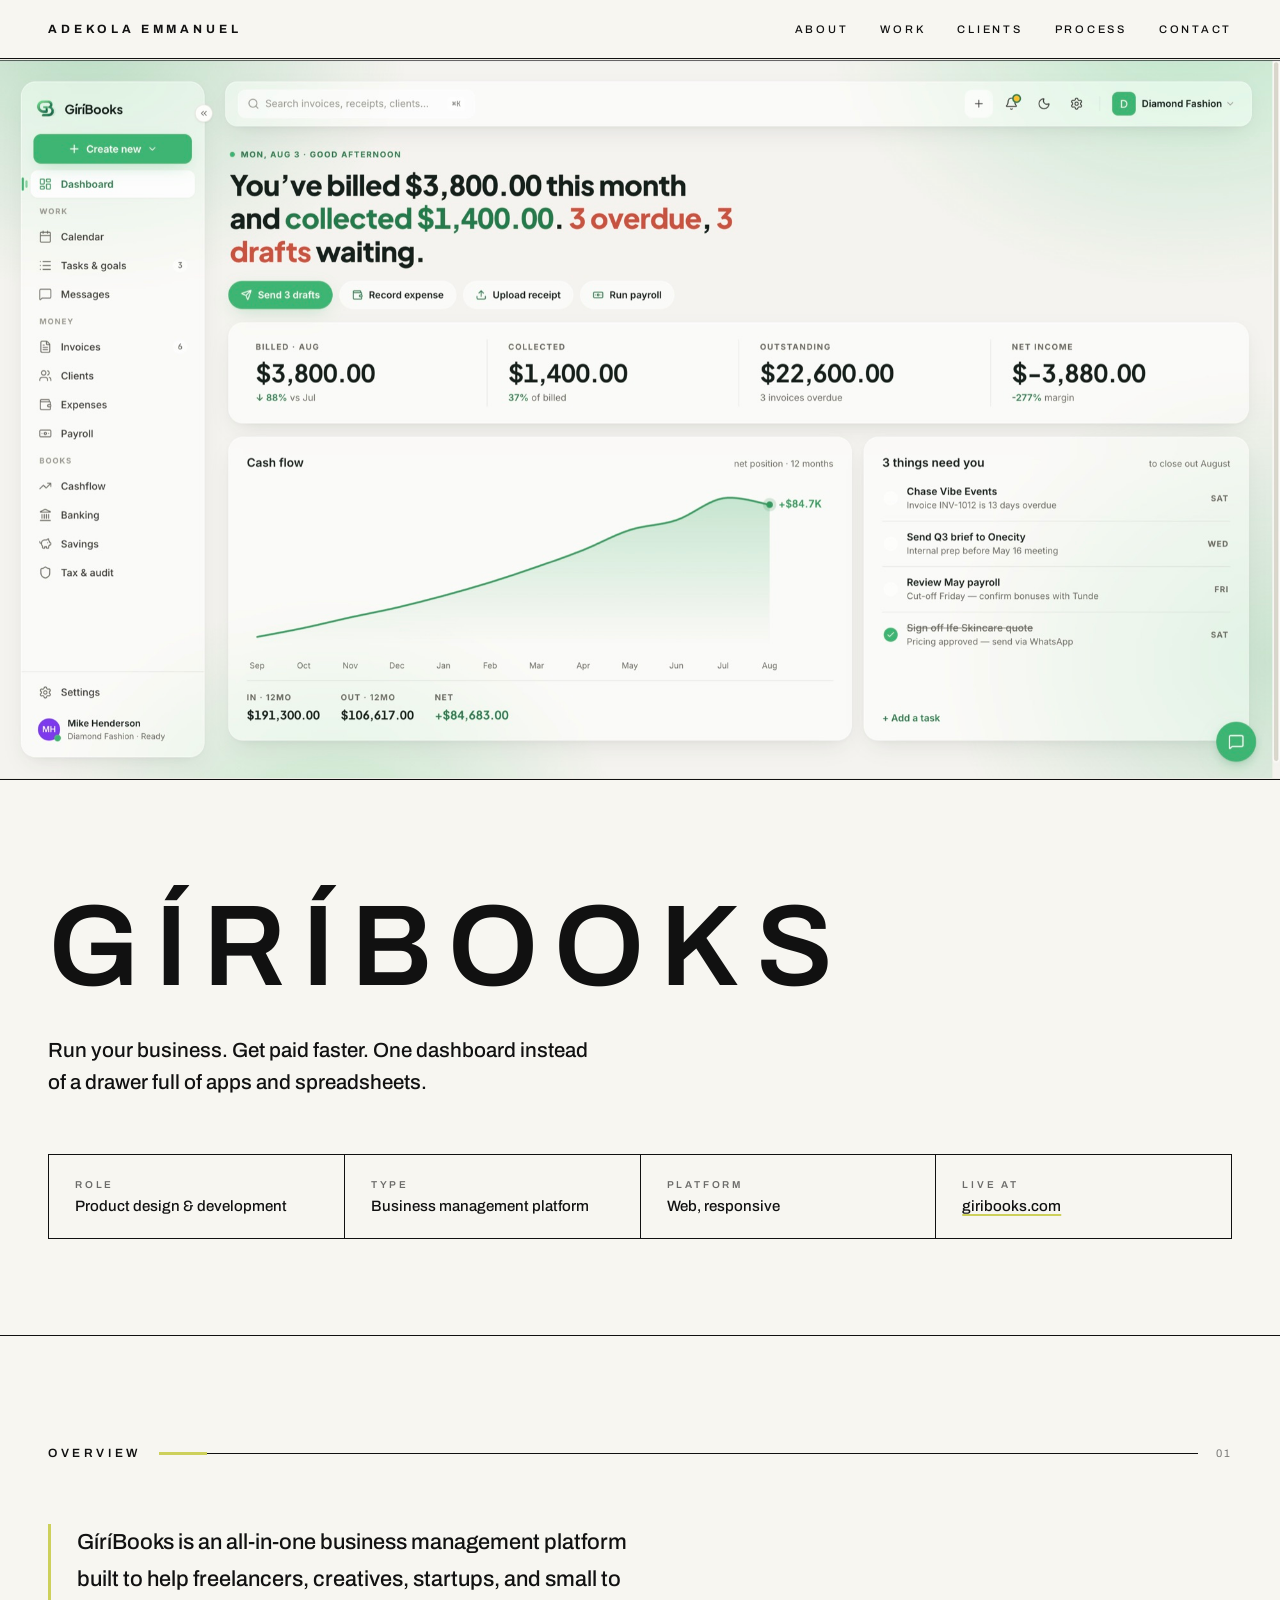
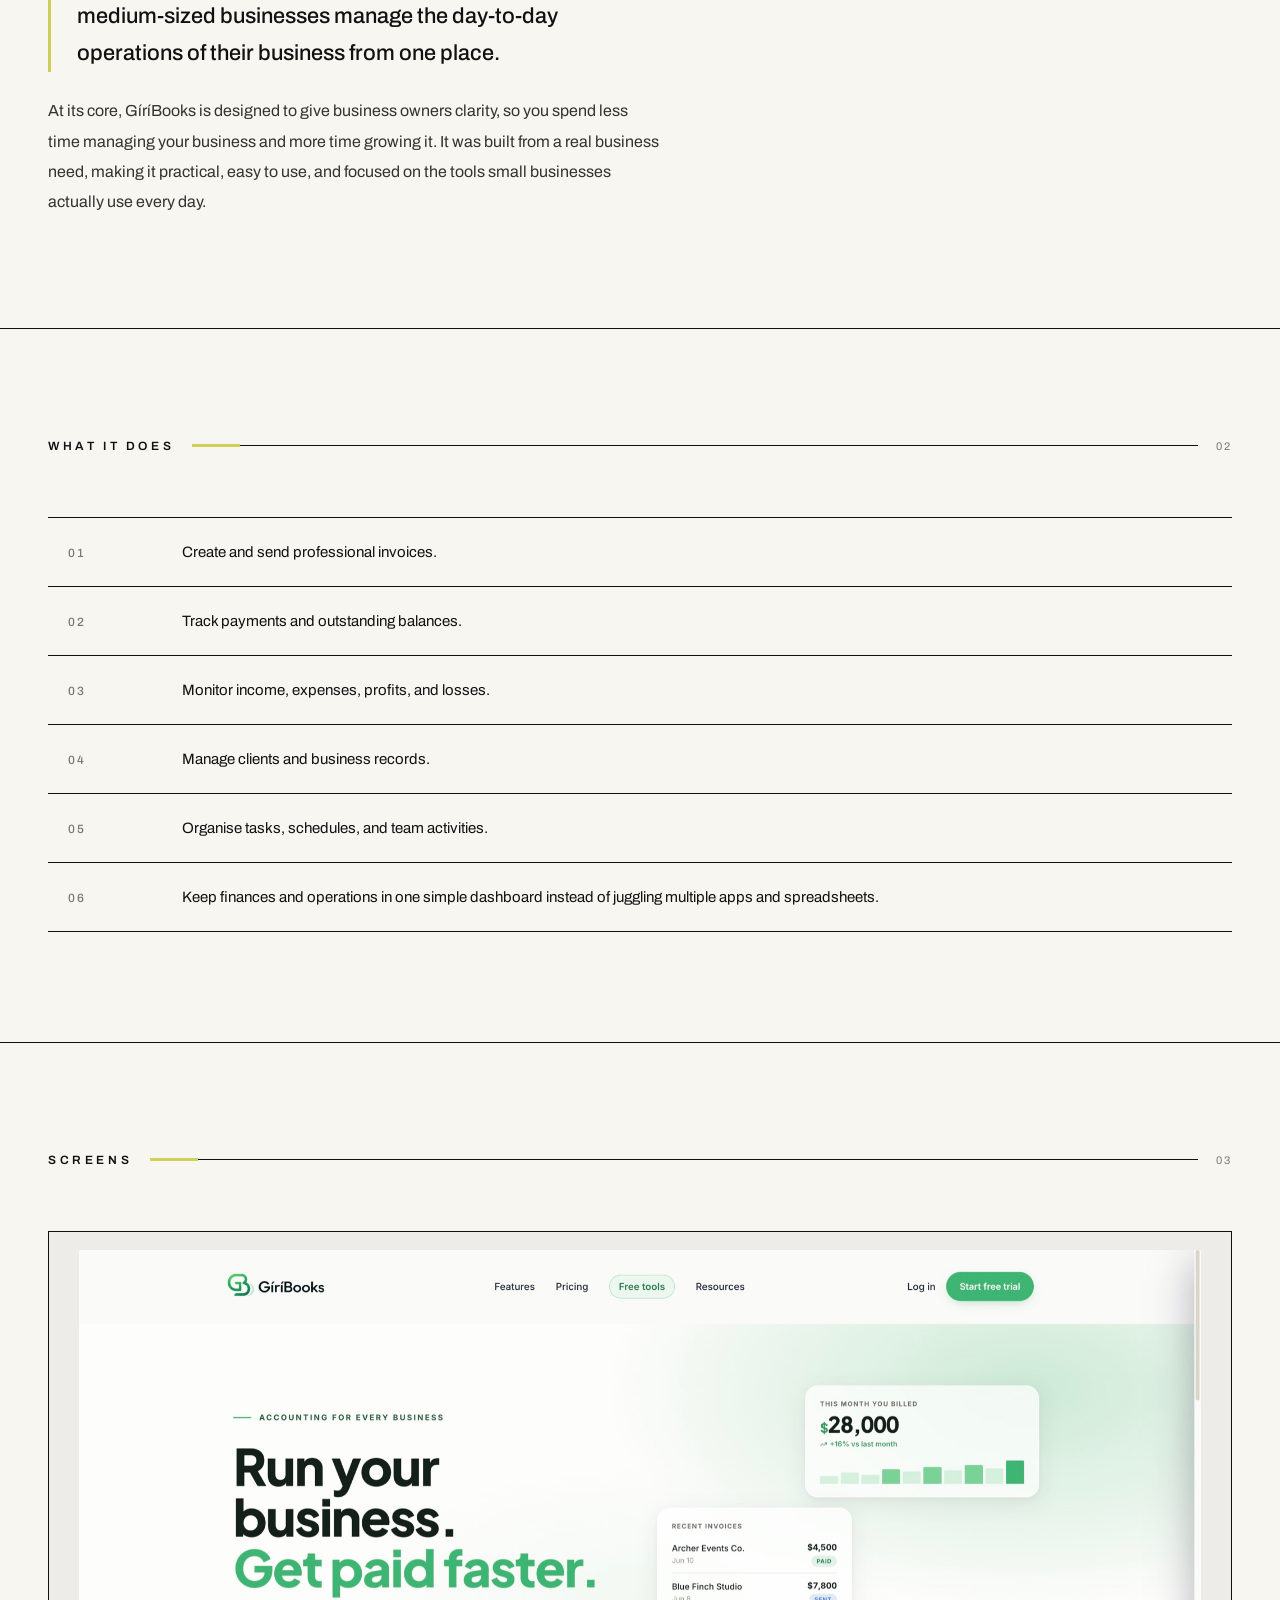
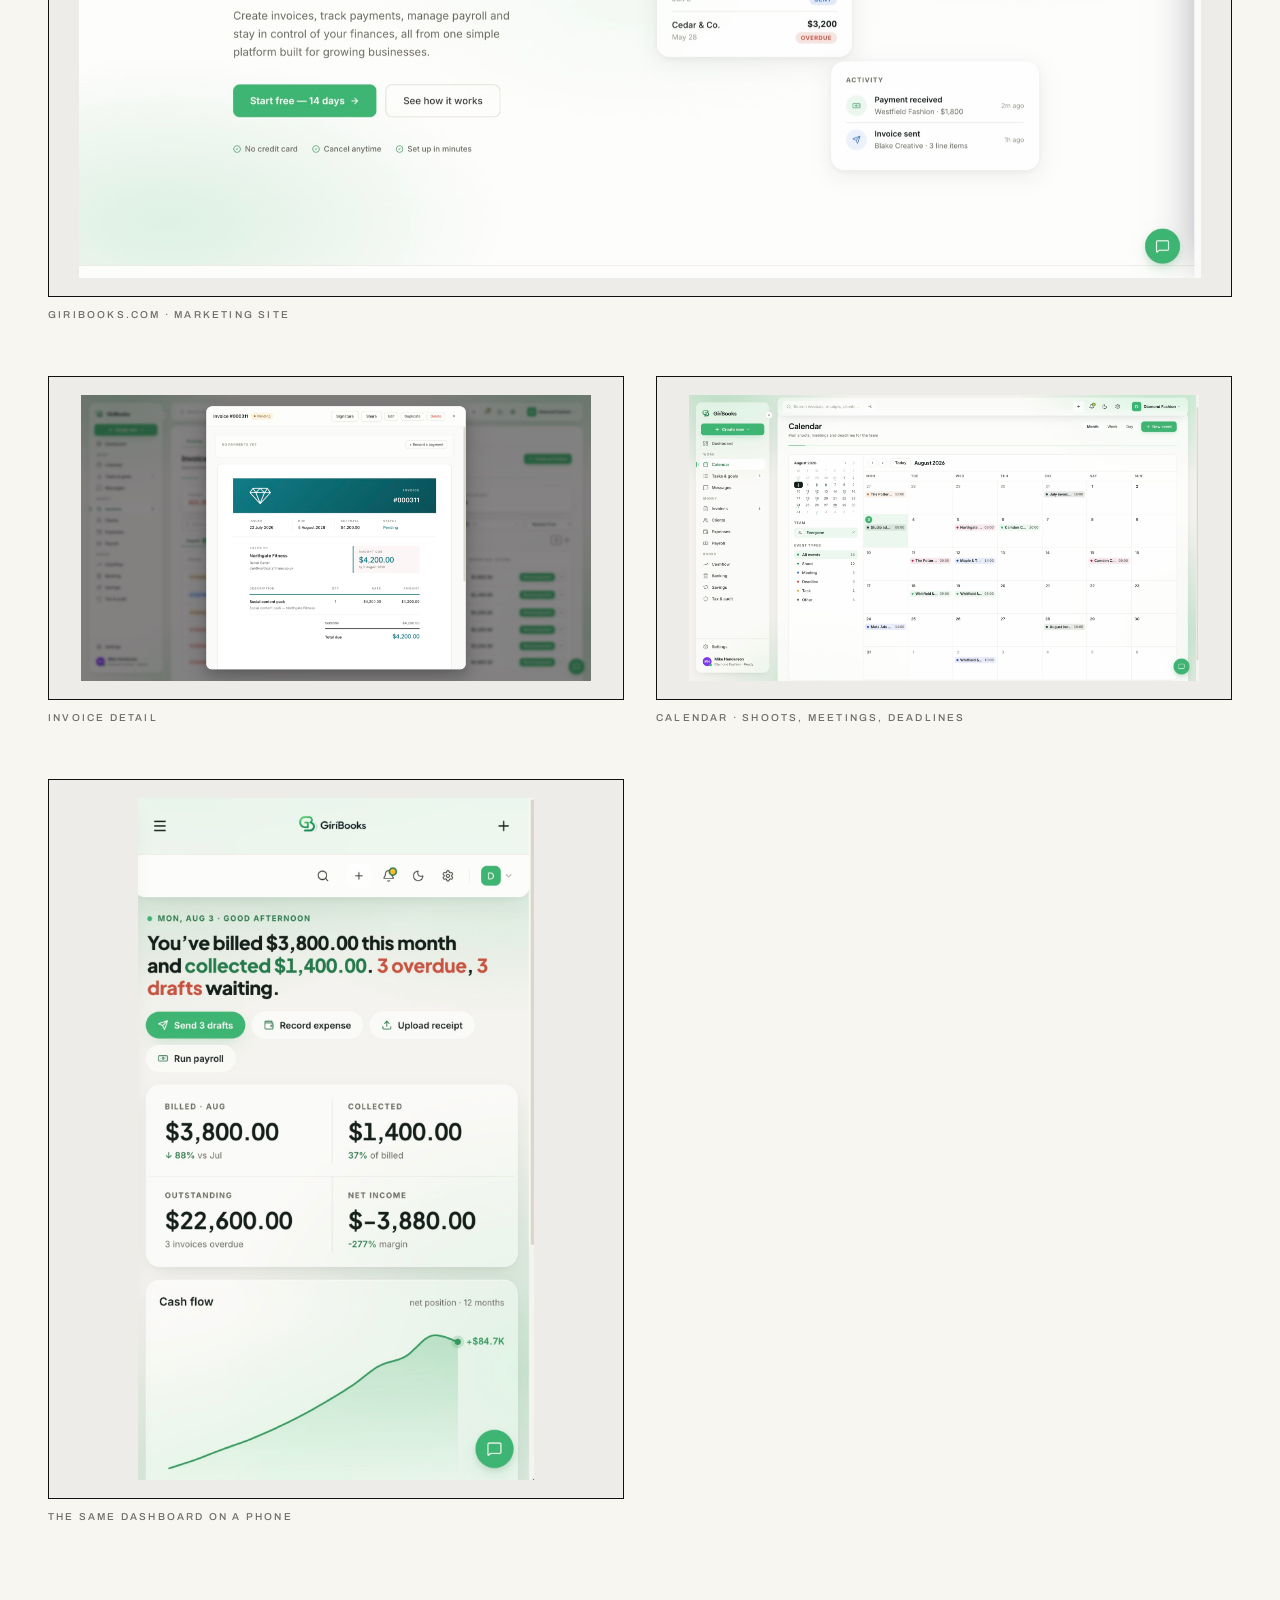
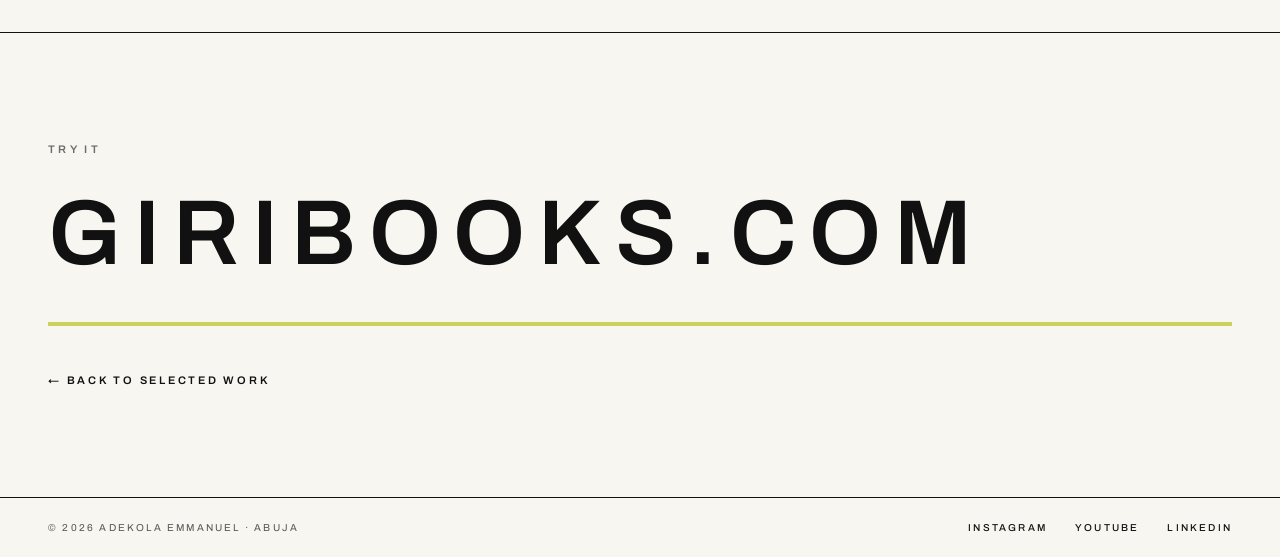
<file: work/giribooks.html>
<!DOCTYPE html>
<html lang="en">
<head>
  <meta charset="utf-8">
  <meta name="viewport" content="width=device-width, initial-scale=1">
  <title>GíríBooks · Business Platform Built by Adekola Emmanuel</title>
  <meta name="description" content="GíríBooks is an all-in-one business management platform for freelancers, creatives and small businesses: invoicing, payments, expenses, payroll and books. Designed and developed by Adekola Emmanuel, Abuja.">
  <link rel="canonical" href="https://www.adekolaemmanuel.com/work/giribooks">
  <meta property="og:site_name" content="Adekola Emmanuel">
  <meta property="og:locale" content="en_US">
  <meta property="og:title" content="GíríBooks">
  <meta property="og:description" content="Run your business. Get paid faster. An all-in-one business management platform, built from a real business need.">
  <meta property="og:type" content="article">
  <meta property="og:url" content="https://www.adekolaemmanuel.com/work/giribooks">
  <meta property="og:image" content="https://www.adekolaemmanuel.com/images/giribooks/01-dashboard.jpg">
  <meta name="twitter:card" content="summary_large_image">
  <meta name="twitter:title" content="GíríBooks">
  <meta name="twitter:description" content="Run your business. Get paid faster. An all-in-one business management platform, built from a real business need.">
  <meta name="twitter:image" content="https://www.adekolaemmanuel.com/images/giribooks/01-dashboard.jpg">
  <link rel="icon" href="data:image/svg+xml,%3Csvg xmlns='http://www.w3.org/2000/svg' viewBox='0 0 100 100'%3E%3Crect width='100' height='100' fill='%23CDD05B'/%3E%3Ctext x='50' y='68' font-size='52' font-family='Helvetica,Arial,sans-serif' font-weight='700' text-anchor='middle' fill='%23111'%3EAE%3C/text%3E%3C/svg%3E">
  <link rel="preconnect" href="https://fonts.googleapis.com">
  <link rel="preconnect" href="https://fonts.gstatic.com" crossorigin>
  <link href="https://fonts.googleapis.com/css2?family=Archivo:wght@400;500;600;700&family=Caveat:wght@500;600&display=swap" rel="stylesheet">
  <link rel="stylesheet" href="../styles.css">
  <script type="application/ld+json">
{
 "@context": "https://schema.org",
 "@graph": [
  {
   "@type": "SoftwareApplication",
   "name": "GíríBooks",
   "url": "https://www.giribooks.com",
   "applicationCategory": "BusinessApplication",
   "operatingSystem": "Web",
   "image": "https://www.adekolaemmanuel.com/images/giribooks/01-dashboard.jpg",
   "description": "All-in-one business management platform: invoicing, payments, expenses, payroll, clients and books in one dashboard.",
   "author": {
    "@id": "https://www.adekolaemmanuel.com/#adekola"
   }
  },
  {
   "@type": "Person",
   "@id": "https://www.adekolaemmanuel.com/#adekola",
   "name": "Adekola Emmanuel",
   "alternateName": "Adekola Albert Emmanuel",
   "url": "https://www.adekolaemmanuel.com/",
   "image": "https://www.adekolaemmanuel.com/images/portrait.jpg",
   "jobTitle": [
    "Creative Director",
    "Director of Photography",
    "Developer",
    "Cinematographer",
    "Director",
    "Photographer",
    "Software Developer",
    "Digital Marketer"
   ],
   "description": "Creative director, director of photography and developer based in Abuja, Nigeria. Founder of Kolimo Multimedia.",
   "email": "mailto:iamkolimo@gmail.com",
   "address": {
    "@type": "PostalAddress",
    "addressLocality": "Abuja",
    "addressRegion": "Federal Capital Territory",
    "addressCountry": "NG"
   },
   "sameAs": [
    "https://www.instagram.com/iamkolimo",
    "https://www.youtube.com/@AdekolaFashola",
    "https://ng.linkedin.com/in/adekolaemmanuel",
    "https://wa.me/message/MVBLBZS4KHDHF1"
   ],
   "worksFor": {
    "@id": "https://www.adekolaemmanuel.com/#kolimo"
   },
   "knowsAbout": [
    "Cinematography",
    "Film directing",
    "Creative direction",
    "Photography",
    "Digital marketing",
    "Documentary filmmaking",
    "Commercial production",
    "Color grading",
    "Branding",
    "Web development",
    "Product design"
   ],
   "award": [
    "CEO Network Under 30s: Media of the Year 2021 (Kolimo Multimedia)",
    "Winner, Stories of Rebirth, Threads of Africa 2026"
   ],
   "telephone": "+2348132254526",
   "areaServed": [
    {
     "@type": "City",
     "name": "Abuja"
    },
    {
     "@type": "Country",
     "name": "Nigeria"
    }
   ]
  }
 ]
}
  </script>
</head>
<body>

<div class="page">
  <header class="site-header">
    <div class="header-inner">
      <a href="../" class="wordmark">ADEKOLA EMMANUEL</a>
      <nav class="nav-links" aria-label="Main">
        <a href="../#about">ABOUT</a>
        <a href="../#work">WORK</a>
        <a href="../#clients">CLIENTS</a>
        <a href="../#process">PROCESS</a>
        <a href="../#contact">CONTACT</a>
      </nav>
    </div>
  </header>

  <main id="top">

    <section class="case-hero">
      <figure class="case-hero-media is-ui">
        <img src="../images/giribooks/01-dashboard.jpg" alt="The GíríBooks dashboard: billed and collected totals for the month, outstanding balance, net income, a twelve-month cash flow chart and a task list" data-fallback="GÍRÍBOOKS · DASHBOARD">
      </figure>
      <div class="section-inner case-hero-body">
        <p class="case-kicker" data-reveal="fade">PRODUCT · WEB APPLICATION</p>
        <h1 class="case-title" data-reveal="fade" data-delay="70">GíríBooks</h1>
        <p class="case-standfirst" data-reveal="fade" data-delay="140">Run your business. Get paid faster. One dashboard instead of a drawer full of apps and spreadsheets.</p>
        <dl class="case-facts" data-reveal="fade" data-delay="200">
          <div><dt>ROLE</dt><dd>Product design &amp; development</dd></div>
          <div><dt>TYPE</dt><dd>Business management platform</dd></div>
          <div><dt>PLATFORM</dt><dd>Web, responsive</dd></div>
          <div><dt>LIVE AT</dt><dd><a href="https://www.giribooks.com" target="_blank" rel="noopener">giribooks.com</a></dd></div>
        </dl>
      </div>
    </section>

    <section class="ruled-section">
      <div class="section-inner section-pad">
        <div class="section-head">
          <h2>OVERVIEW</h2>
          <div class="head-rule">
            <div class="rule-accent" data-reveal="rule"></div>
            <div class="rule-line" data-reveal="rule" data-delay="80"></div>
          </div>
          <span aria-hidden="true" class="section-num">01</span>
        </div>
        <div class="case-prose" data-reveal="fade">
          <p class="lede">GíríBooks is an all-in-one business management platform built to help freelancers, creatives, startups, and small to medium-sized businesses manage the day-to-day operations of their business from one place.</p>
          <p>At its core, GíríBooks is designed to give business owners clarity, so you spend less time managing your business and more time growing it. It was built from a real business need, making it practical, easy to use, and focused on the tools small businesses actually use every day.</p>
        </div>
      </div>
    </section>

    <section class="ruled-section">
      <div class="section-inner section-pad">
        <div class="section-head">
          <h2>WHAT IT DOES</h2>
          <div class="head-rule">
            <div class="rule-accent" data-reveal="rule"></div>
            <div class="rule-line" data-reveal="rule" data-delay="80"></div>
          </div>
          <span aria-hidden="true" class="section-num">02</span>
        </div>
        <div class="features" data-reveal="fade">
          <div class="feature-row"><span>01</span><p>Create and send professional invoices.</p></div>
          <div class="feature-row"><span>02</span><p>Track payments and outstanding balances.</p></div>
          <div class="feature-row"><span>03</span><p>Monitor income, expenses, profits, and losses.</p></div>
          <div class="feature-row"><span>04</span><p>Manage clients and business records.</p></div>
          <div class="feature-row"><span>05</span><p>Organise tasks, schedules, and team activities.</p></div>
          <div class="feature-row"><span>06</span><p>Keep finances and operations in one simple dashboard instead of juggling multiple apps and spreadsheets.</p></div>
        </div>
      </div>
    </section>

    <section class="ruled-section">
      <div class="section-inner section-pad">
        <div class="section-head">
          <h2>SCREENS</h2>
          <div class="head-rule">
            <div class="rule-accent" data-reveal="rule"></div>
            <div class="rule-line" data-reveal="rule" data-delay="80"></div>
          </div>
          <span aria-hidden="true" class="section-num">03</span>
        </div>

        <div class="screens">
          <figure class="screen screen-wide" data-reveal="fade">
            <div class="screen-media">
              <img src="../images/giribooks/02-marketing.jpg" alt="The GíríBooks marketing site: the headline Run your business, Get paid faster, beside cards showing monthly billing, recent invoices and account activity" data-fallback="MARKETING SITE">
            </div>
            <figcaption>GIRIBOOKS.COM · MARKETING SITE</figcaption>
          </figure>

          <figure class="screen" data-reveal="fade">
            <div class="screen-media">
              <img src="../images/giribooks/03-invoice.jpg" alt="An invoice detail panel showing issue and due dates, the client billed, line items and the total due" data-fallback="INVOICE DETAIL">
            </div>
            <figcaption>INVOICE DETAIL</figcaption>
          </figure>

          <figure class="screen" data-reveal="fade">
            <div class="screen-media">
              <img src="../images/giribooks/04-calendar.jpg" alt="A month calendar view with shoots, meetings and deadlines colour-coded by event type" data-fallback="CALENDAR">
            </div>
            <figcaption>CALENDAR · SHOOTS, MEETINGS, DEADLINES</figcaption>
          </figure>

          <figure class="screen screen-tall" data-reveal="fade">
            <div class="screen-media">
              <img src="../images/giribooks/05-mobile.jpg" alt="The GíríBooks dashboard on a phone, with the monthly summary, quick actions and figures stacked in a single column" data-fallback="MOBILE DASHBOARD">
            </div>
            <figcaption>THE SAME DASHBOARD ON A PHONE</figcaption>
          </figure>
        </div>
      </div>
    </section>

    <section class="ruled-section">
      <div class="section-inner section-pad">
        <div class="case-next">
          <p class="cta-kicker">TRY IT</p>
          <a class="cta-link" href="https://www.giribooks.com" target="_blank" rel="noopener">giribooks.com</a>
          <div class="cta-rule" data-reveal="rule"></div>
          <p class="case-back"><a href="../#work">← BACK TO SELECTED WORK</a></p>
        </div>
      </div>
    </section>

  </main>

  <footer class="site-footer">
    <div class="footer-inner">
      <p>© 2026 ADEKOLA EMMANUEL · ABUJA</p>
      <div class="footer-links">
        <a href="https://www.instagram.com/iamkolimo" target="_blank" rel="noopener">INSTAGRAM</a>
        <a href="https://www.youtube.com/@AdekolaFashola" target="_blank" rel="noopener">YOUTUBE</a>
        <a href="https://ng.linkedin.com/in/adekolaemmanuel" target="_blank" rel="noopener">LINKEDIN</a>
      </div>
    </div>
  </footer>
</div>

<script src="../script.js"></script>
</body>
</html>
</file>
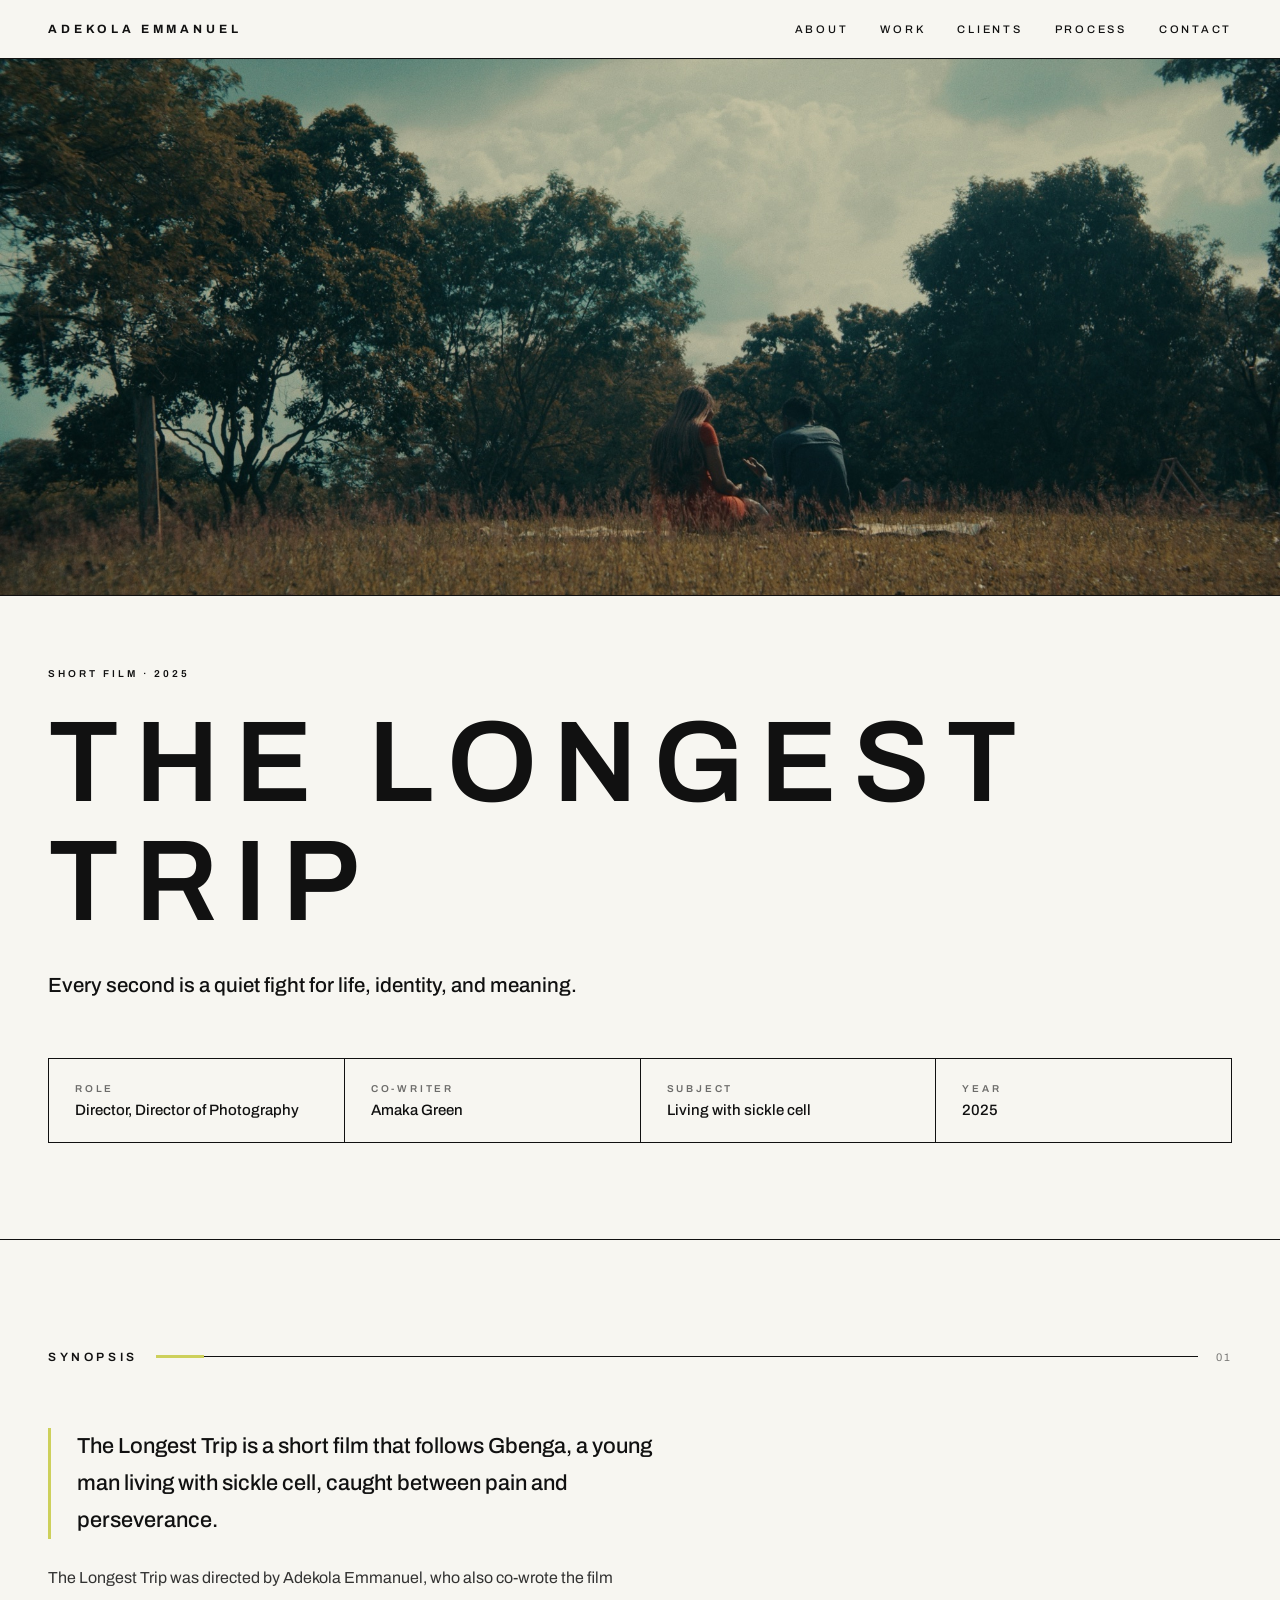
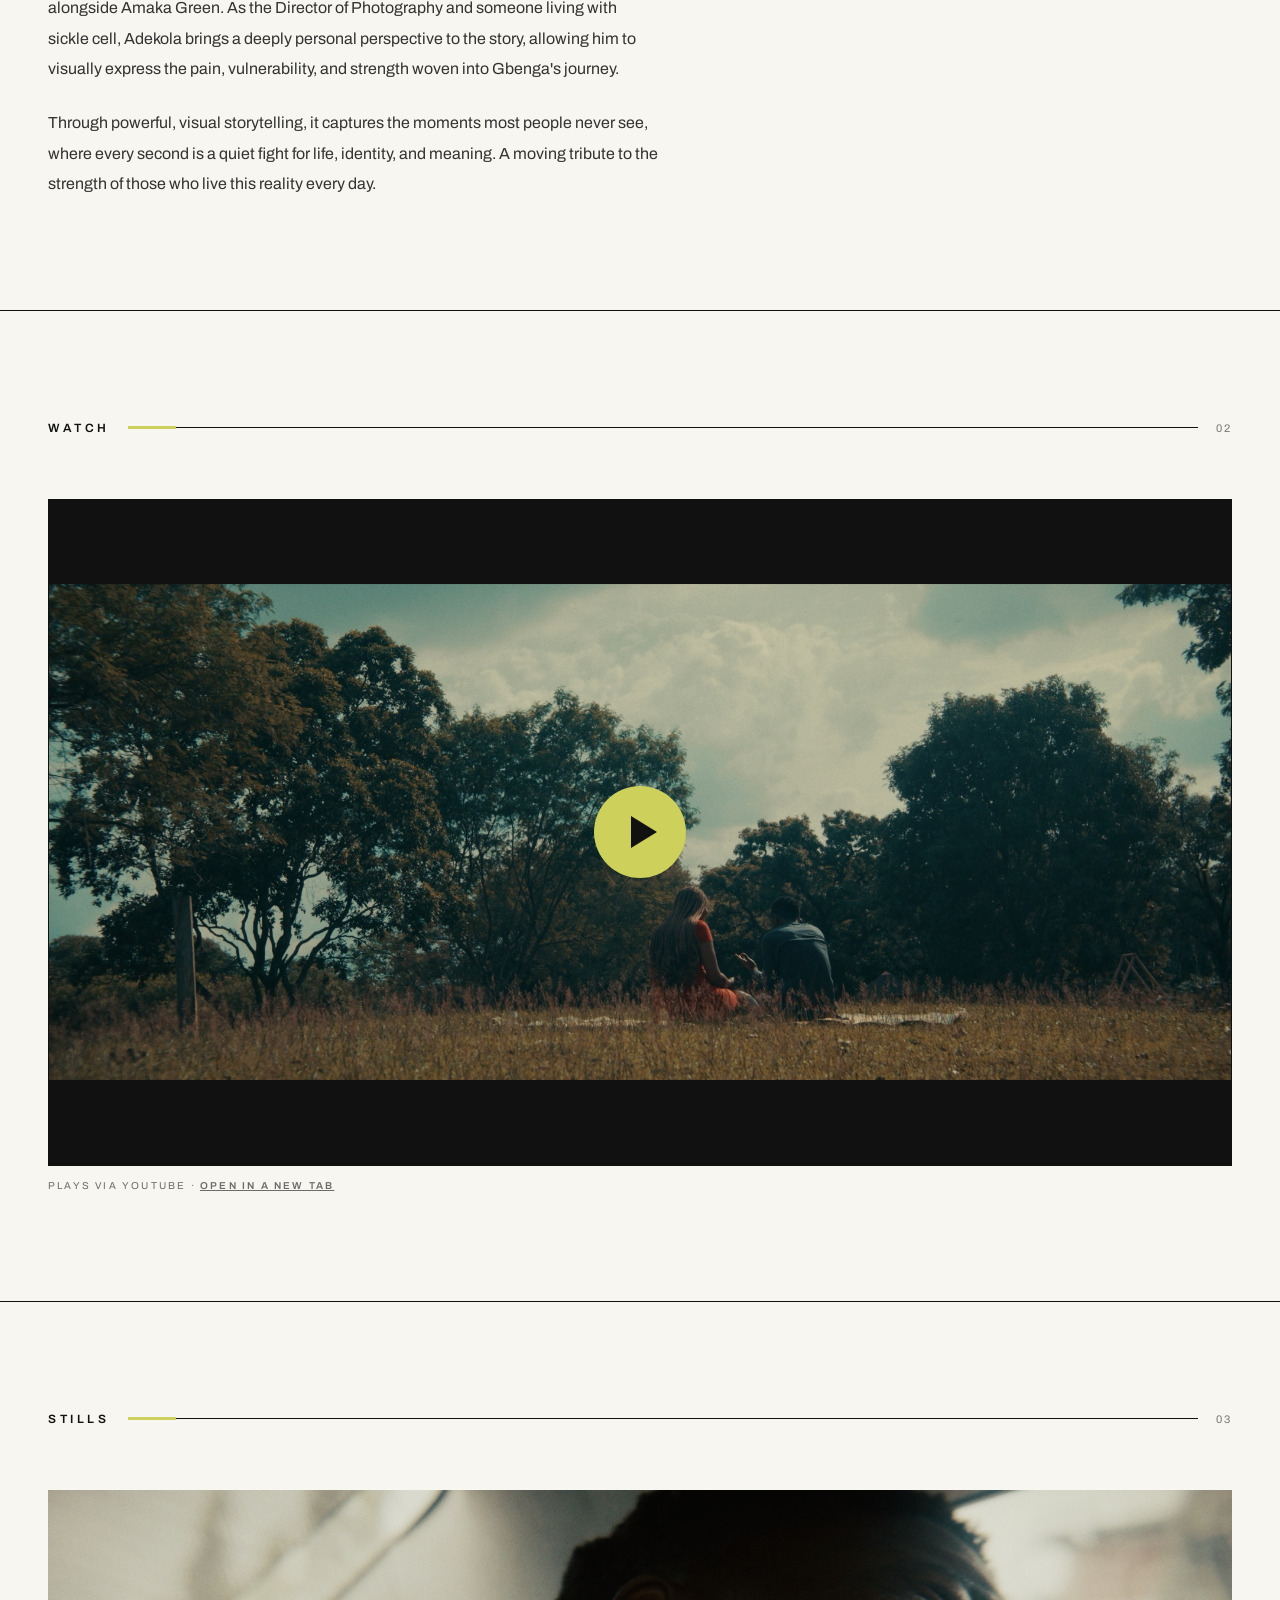
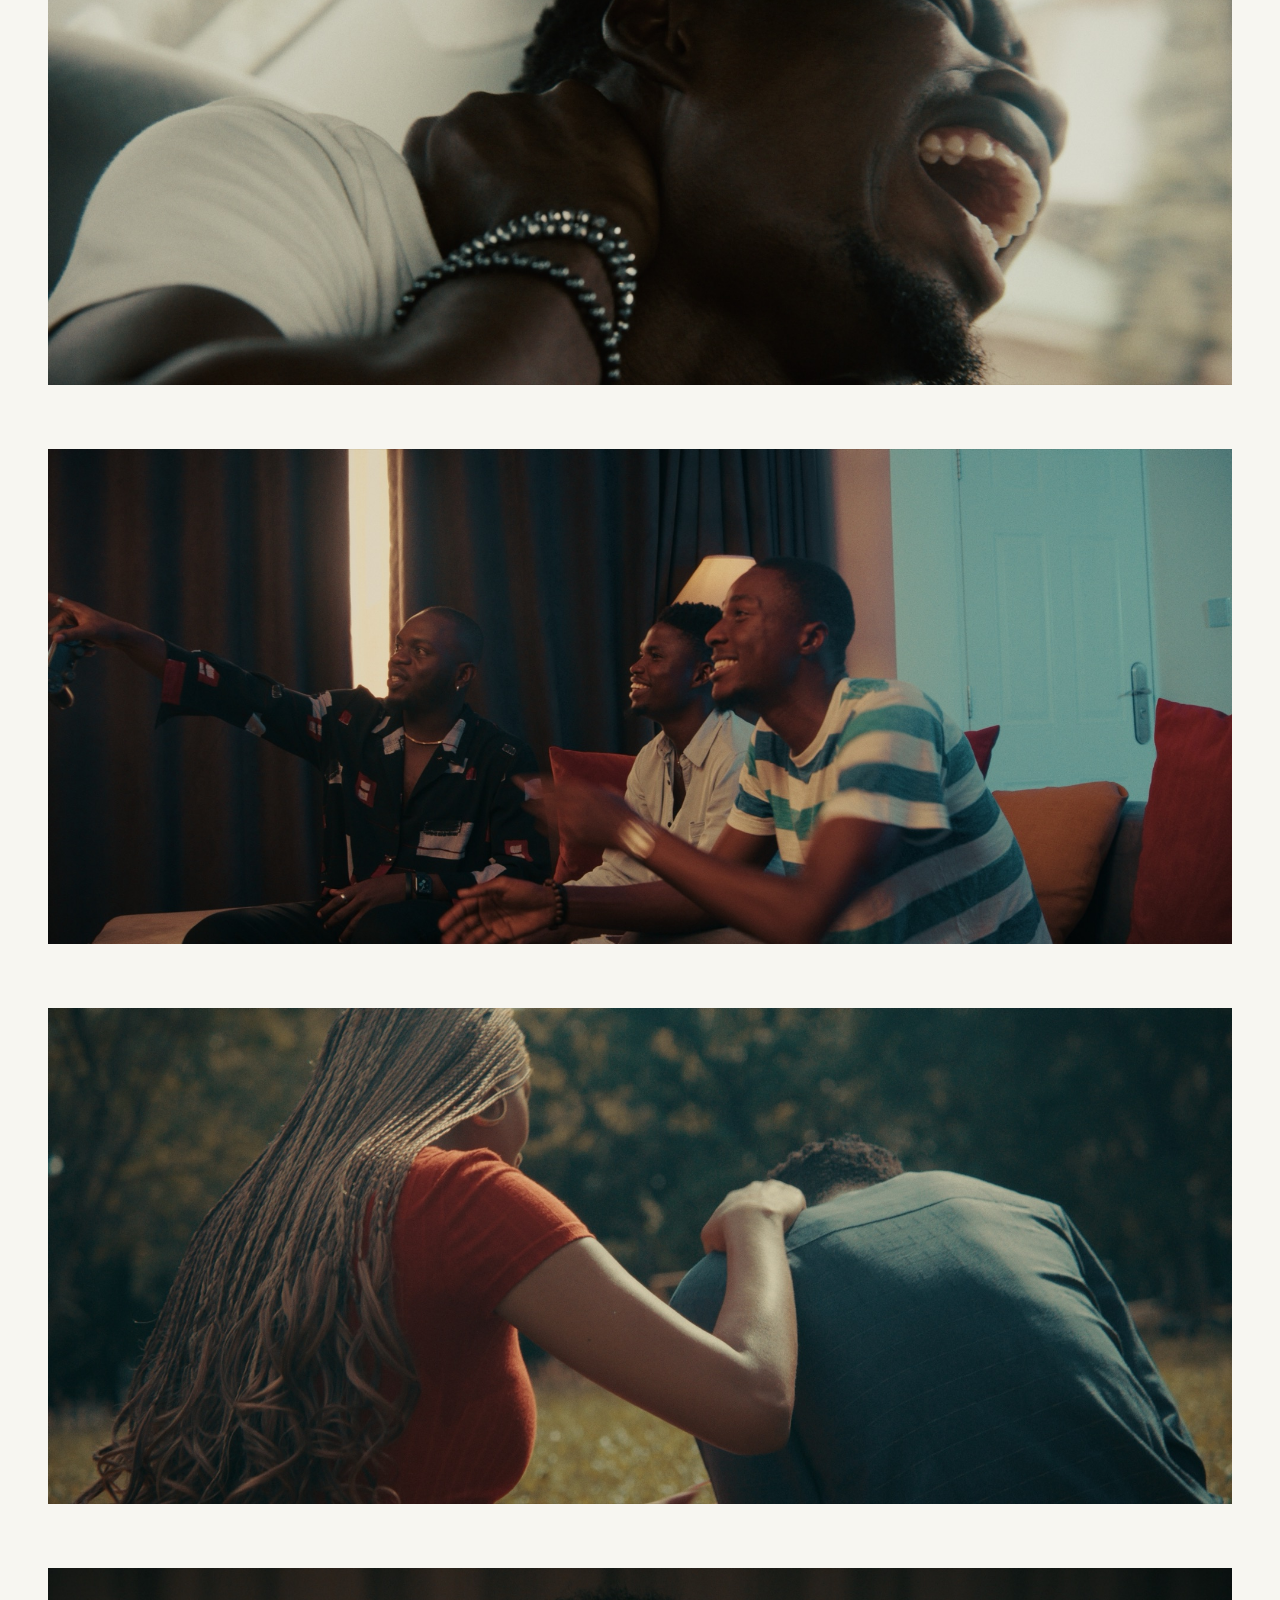
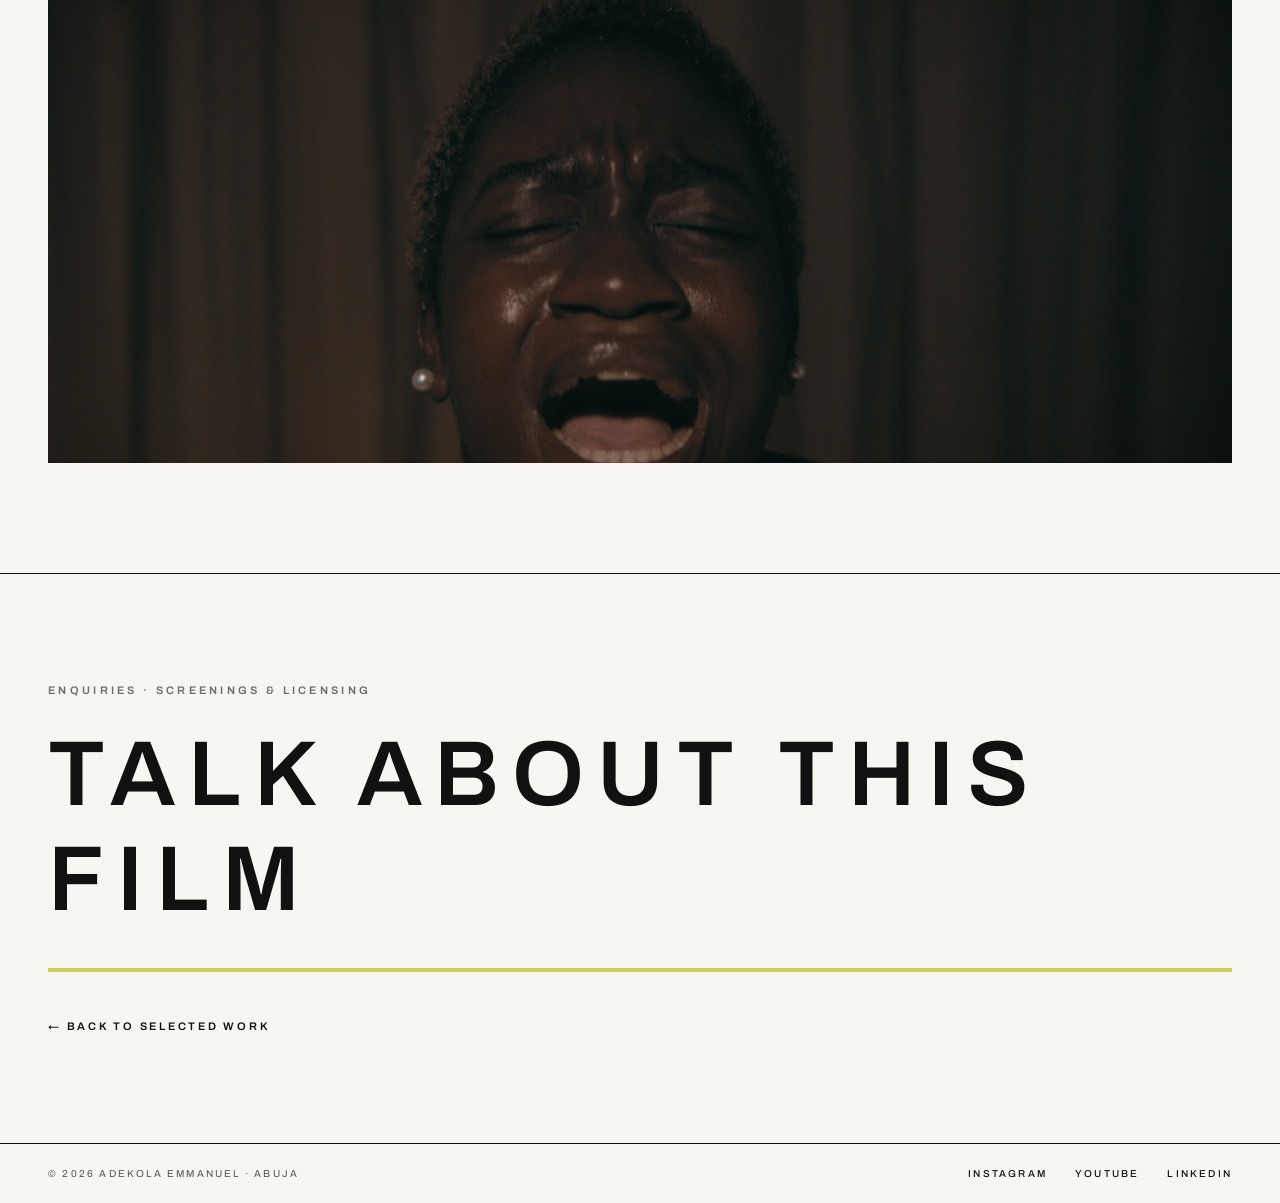
<file: work/longest-trip.html>
<!DOCTYPE html>
<html lang="en">
<head>
  <meta charset="utf-8">
  <meta name="viewport" content="width=device-width, initial-scale=1">
  <title>The Longest Trip (2025 Short Film) · Adekola Emmanuel</title>
  <meta name="description" content="The Longest Trip: a short film following Gbenga, a young man living with sickle cell, caught between pain and perseverance. Directed and shot by cinematographer Adekola Emmanuel, Abuja, Nigeria.">
  <link rel="canonical" href="https://www.adekolaemmanuel.com/work/longest-trip">
  <meta property="og:site_name" content="Adekola Emmanuel">
  <meta property="og:locale" content="en_US">
  <meta property="og:title" content="The Longest Trip">
  <meta property="og:description" content="Every second is a quiet fight for life, identity, and meaning.">
  <meta property="og:type" content="article">
  <meta property="og:url" content="https://www.adekolaemmanuel.com/work/longest-trip">
  <meta property="og:image" content="https://www.adekolaemmanuel.com/images/longest-trip/02-field.jpg">
  <meta name="twitter:card" content="summary_large_image">
  <meta name="twitter:title" content="The Longest Trip">
  <meta name="twitter:description" content="Every second is a quiet fight for life, identity, and meaning.">
  <meta name="twitter:image" content="https://www.adekolaemmanuel.com/images/longest-trip/02-field.jpg">
  <link rel="icon" href="data:image/svg+xml,%3Csvg xmlns='http://www.w3.org/2000/svg' viewBox='0 0 100 100'%3E%3Crect width='100' height='100' fill='%23CDD05B'/%3E%3Ctext x='50' y='68' font-size='52' font-family='Helvetica,Arial,sans-serif' font-weight='700' text-anchor='middle' fill='%23111'%3EAE%3C/text%3E%3C/svg%3E">
  <link rel="preconnect" href="https://fonts.googleapis.com">
  <link rel="preconnect" href="https://fonts.gstatic.com" crossorigin>
  <link href="https://fonts.googleapis.com/css2?family=Archivo:wght@400;500;600;700&family=Caveat:wght@500;600&display=swap" rel="stylesheet">
  <link rel="stylesheet" href="../styles.css">
  <script type="application/ld+json">
{
 "@context": "https://schema.org",
 "@graph": [
  {
   "@type": "Movie",
   "name": "The Longest Trip",
   "url": "https://www.adekolaemmanuel.com/work/longest-trip",
   "image": "https://www.adekolaemmanuel.com/images/longest-trip/02-field.jpg",
   "description": "A short film that follows Gbenga, a young man living with sickle cell, caught between pain and perseverance. Co-written with Amaka Green.",
   "countryOfOrigin": {
    "@type": "Country",
    "name": "Nigeria"
   },
   "datePublished": "2025",
   "sameAs": [
    "https://www.youtube.com/watch?v=V_9Kxc-6R04"
   ],
   "director": {
    "@id": "https://www.adekolaemmanuel.com/#adekola"
   },
   "contributor": {
    "@id": "https://www.adekolaemmanuel.com/#adekola"
   }
  },
  {
   "@type": "Person",
   "@id": "https://www.adekolaemmanuel.com/#adekola",
   "name": "Adekola Emmanuel",
   "alternateName": "Adekola Albert Emmanuel",
   "url": "https://www.adekolaemmanuel.com/",
   "image": "https://www.adekolaemmanuel.com/images/portrait.jpg",
   "jobTitle": [
    "Creative Director",
    "Director of Photography",
    "Developer",
    "Cinematographer",
    "Director",
    "Photographer",
    "Software Developer",
    "Digital Marketer"
   ],
   "description": "Creative director, director of photography and developer based in Abuja, Nigeria. Founder of Kolimo Multimedia.",
   "email": "mailto:iamkolimo@gmail.com",
   "address": {
    "@type": "PostalAddress",
    "addressLocality": "Abuja",
    "addressRegion": "Federal Capital Territory",
    "addressCountry": "NG"
   },
   "sameAs": [
    "https://www.instagram.com/iamkolimo",
    "https://www.youtube.com/@AdekolaFashola",
    "https://ng.linkedin.com/in/adekolaemmanuel",
    "https://wa.me/message/MVBLBZS4KHDHF1"
   ],
   "worksFor": {
    "@id": "https://www.adekolaemmanuel.com/#kolimo"
   },
   "knowsAbout": [
    "Cinematography",
    "Film directing",
    "Creative direction",
    "Photography",
    "Digital marketing",
    "Documentary filmmaking",
    "Commercial production",
    "Color grading",
    "Branding",
    "Web development",
    "Product design"
   ],
   "award": [
    "CEO Network Under 30s: Media of the Year 2021 (Kolimo Multimedia)",
    "Winner, Stories of Rebirth, Threads of Africa 2026"
   ],
   "telephone": "+2348132254526",
   "areaServed": [
    {
     "@type": "City",
     "name": "Abuja"
    },
    {
     "@type": "Country",
     "name": "Nigeria"
    }
   ]
  }
 ]
}
  </script>
</head>
<body>

<div class="page">
  <header class="site-header">
    <div class="header-inner">
      <a href="../" class="wordmark">ADEKOLA EMMANUEL</a>
      <nav class="nav-links" aria-label="Main">
        <a href="../#about">ABOUT</a>
        <a href="../#work">WORK</a>
        <a href="../#clients">CLIENTS</a>
        <a href="../#process">PROCESS</a>
        <a href="../#contact">CONTACT</a>
      </nav>
    </div>
  </header>

  <main id="top">

    <section class="case-hero">
      <figure class="case-hero-media is-scope">
        <img src="../images/longest-trip/02-field.jpg" alt="Two people sitting together in a field of dry grass beneath a wide sky, trees along the horizon" data-fallback="THE FIELD">
      </figure>
      <div class="section-inner case-hero-body">
        <p class="case-kicker" data-reveal="fade">SHORT FILM · 2025</p>
        <h1 class="case-title" data-reveal="fade" data-delay="70">The Longest Trip</h1>
        <p class="case-standfirst" data-reveal="fade" data-delay="140">Every second is a quiet fight for life, identity, and meaning.</p>
        <dl class="case-facts" data-reveal="fade" data-delay="200">
          <div><dt>ROLE</dt><dd>Director, Director of Photography</dd></div>
          <div><dt>CO-WRITER</dt><dd>Amaka Green</dd></div>
          <div><dt>SUBJECT</dt><dd>Living with sickle cell</dd></div>
          <div><dt>YEAR</dt><dd>2025</dd></div>
        </dl>
      </div>
    </section>

    <section class="ruled-section">
      <div class="section-inner section-pad">
        <div class="section-head">
          <h2>SYNOPSIS</h2>
          <div class="head-rule">
            <div class="rule-accent" data-reveal="rule"></div>
            <div class="rule-line" data-reveal="rule" data-delay="80"></div>
          </div>
          <span aria-hidden="true" class="section-num">01</span>
        </div>
        <div class="case-prose" data-reveal="fade">
          <p class="lede">The Longest Trip is a short film that follows Gbenga, a young man living with sickle cell, caught between pain and perseverance.</p>
          <p>The Longest Trip was directed by Adekola Emmanuel, who also co-wrote the film alongside Amaka Green. As the Director of Photography and someone living with sickle cell, Adekola brings a deeply personal perspective to the story, allowing him to visually express the pain, vulnerability, and strength woven into Gbenga's journey.</p>
          <p>Through powerful, visual storytelling, it captures the moments most people never see, where every second is a quiet fight for life, identity, and meaning. A moving tribute to the strength of those who live this reality every day.</p>
        </div>
      </div>
    </section>

    <section class="ruled-section">
      <div class="section-inner section-pad">
        <div class="section-head">
          <h2>WATCH</h2>
          <div class="head-rule">
            <div class="rule-accent" data-reveal="rule"></div>
            <div class="rule-line" data-reveal="rule" data-delay="80"></div>
          </div>
          <span aria-hidden="true" class="section-num">02</span>
        </div>
        <div data-reveal="fade">
          <div class="watch-frame is-scope" data-yt="V_9Kxc-6R04" data-title="The Longest Trip">
            <a class="watch-link" href="https://www.youtube.com/watch?v=V_9Kxc-6R04" target="_blank" rel="noopener" aria-label="Play The Longest Trip on YouTube">
              <img src="../images/longest-trip/02-field.jpg" alt="">
              <span class="watch-play" aria-hidden="true"></span>
            </a>
          </div>
          <p class="watch-note">PLAYS VIA YOUTUBE · <a href="https://www.youtube.com/watch?v=V_9Kxc-6R04" target="_blank" rel="noopener">OPEN IN A NEW TAB</a></p>
        </div>
      </div>
    </section>

    <section class="ruled-section">
      <div class="section-inner section-pad">
        <div class="section-head">
          <h2>STILLS</h2>
          <div class="head-rule">
            <div class="rule-accent" data-reveal="rule"></div>
            <div class="rule-line" data-reveal="rule" data-delay="80"></div>
          </div>
          <span aria-hidden="true" class="section-num">03</span>
        </div>

        <div class="stills">
          <figure class="still still-wide still-scope" data-reveal="fade">
            <div class="still-media">
              <img src="../images/longest-trip/01-pain.jpg" alt="Close view of Gbenga in pain, his head tipped back and his hand gripping his shoulder" data-fallback="THE CRISIS">
            </div>
          </figure>

          <figure class="still still-wide still-scope" data-reveal="fade">
            <div class="still-media">
              <img src="../images/longest-trip/04-friends.jpg" alt="Three friends sitting along a sofa in warm lamplight, laughing while playing a video game" data-fallback="FRIENDS">
            </div>
          </figure>

          <figure class="still still-wide still-scope" data-reveal="fade">
            <div class="still-media">
              <img src="../images/longest-trip/05-comfort.jpg" alt="Seen from behind, a woman in a red top rests her hand on the shoulder of a man bent forward beside her" data-fallback="A HAND ON THE SHOULDER">
            </div>
          </figure>

          <figure class="still still-wide still-scope" data-reveal="fade">
            <div class="still-media">
              <img src="../images/longest-trip/03-grief.jpg" alt="Close portrait of a woman crying in a dimly lit room" data-fallback="GRIEF">
            </div>
          </figure>
        </div>
      </div>
    </section>

    <section class="ruled-section">
      <div class="section-inner section-pad">
        <div class="case-next">
          <p class="cta-kicker">ENQUIRIES · SCREENINGS &amp; LICENSING</p>
          <a class="cta-link" href="mailto:iamkolimo@gmail.com?subject=The%20Longest%20Trip">Talk about this film</a>
          <div class="cta-rule" data-reveal="rule"></div>
          <p class="case-back"><a href="../#work">← BACK TO SELECTED WORK</a></p>
        </div>
      </div>
    </section>

  </main>

  <footer class="site-footer">
    <div class="footer-inner">
      <p>© 2026 ADEKOLA EMMANUEL · ABUJA</p>
      <div class="footer-links">
        <a href="https://www.instagram.com/iamkolimo" target="_blank" rel="noopener">INSTAGRAM</a>
        <a href="https://www.youtube.com/@AdekolaFashola" target="_blank" rel="noopener">YOUTUBE</a>
        <a href="https://ng.linkedin.com/in/adekolaemmanuel" target="_blank" rel="noopener">LINKEDIN</a>
      </div>
    </div>
  </footer>
</div>

<script src="../script.js"></script>
</body>
</html>
</file>
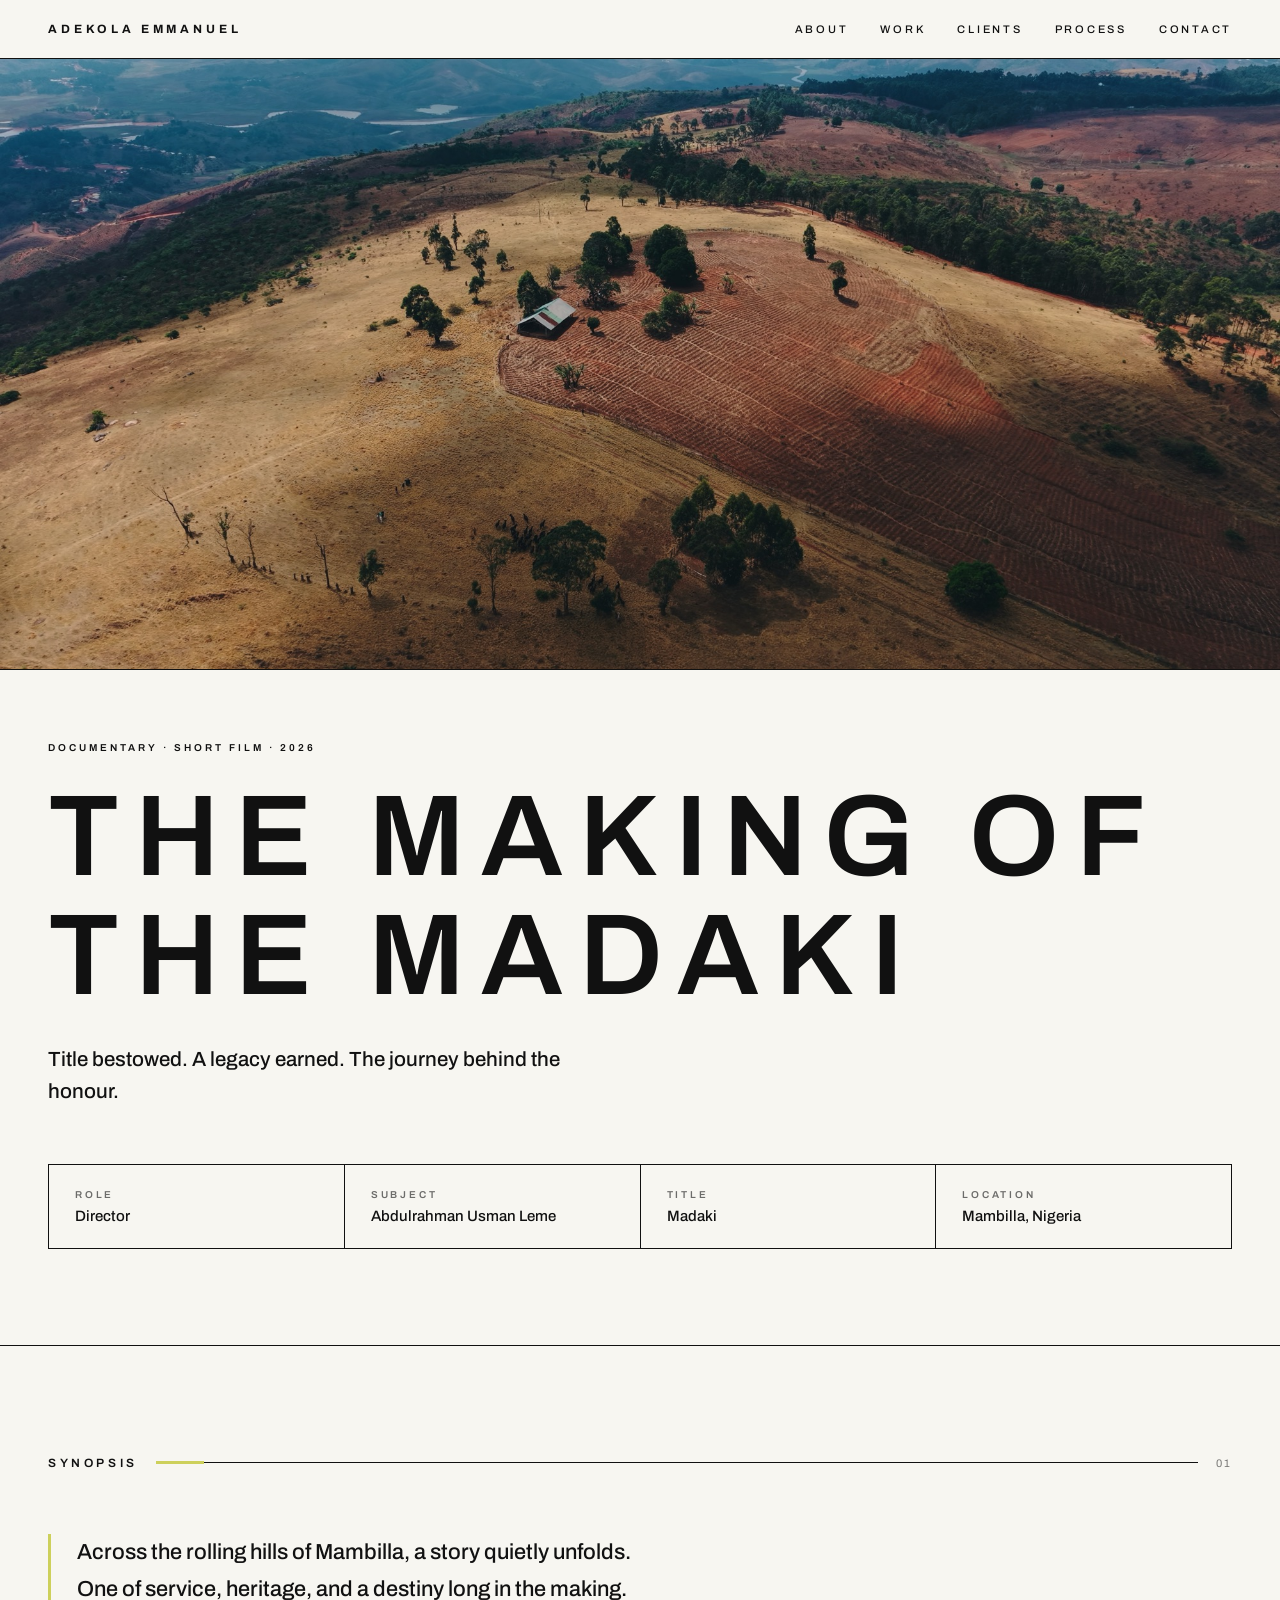
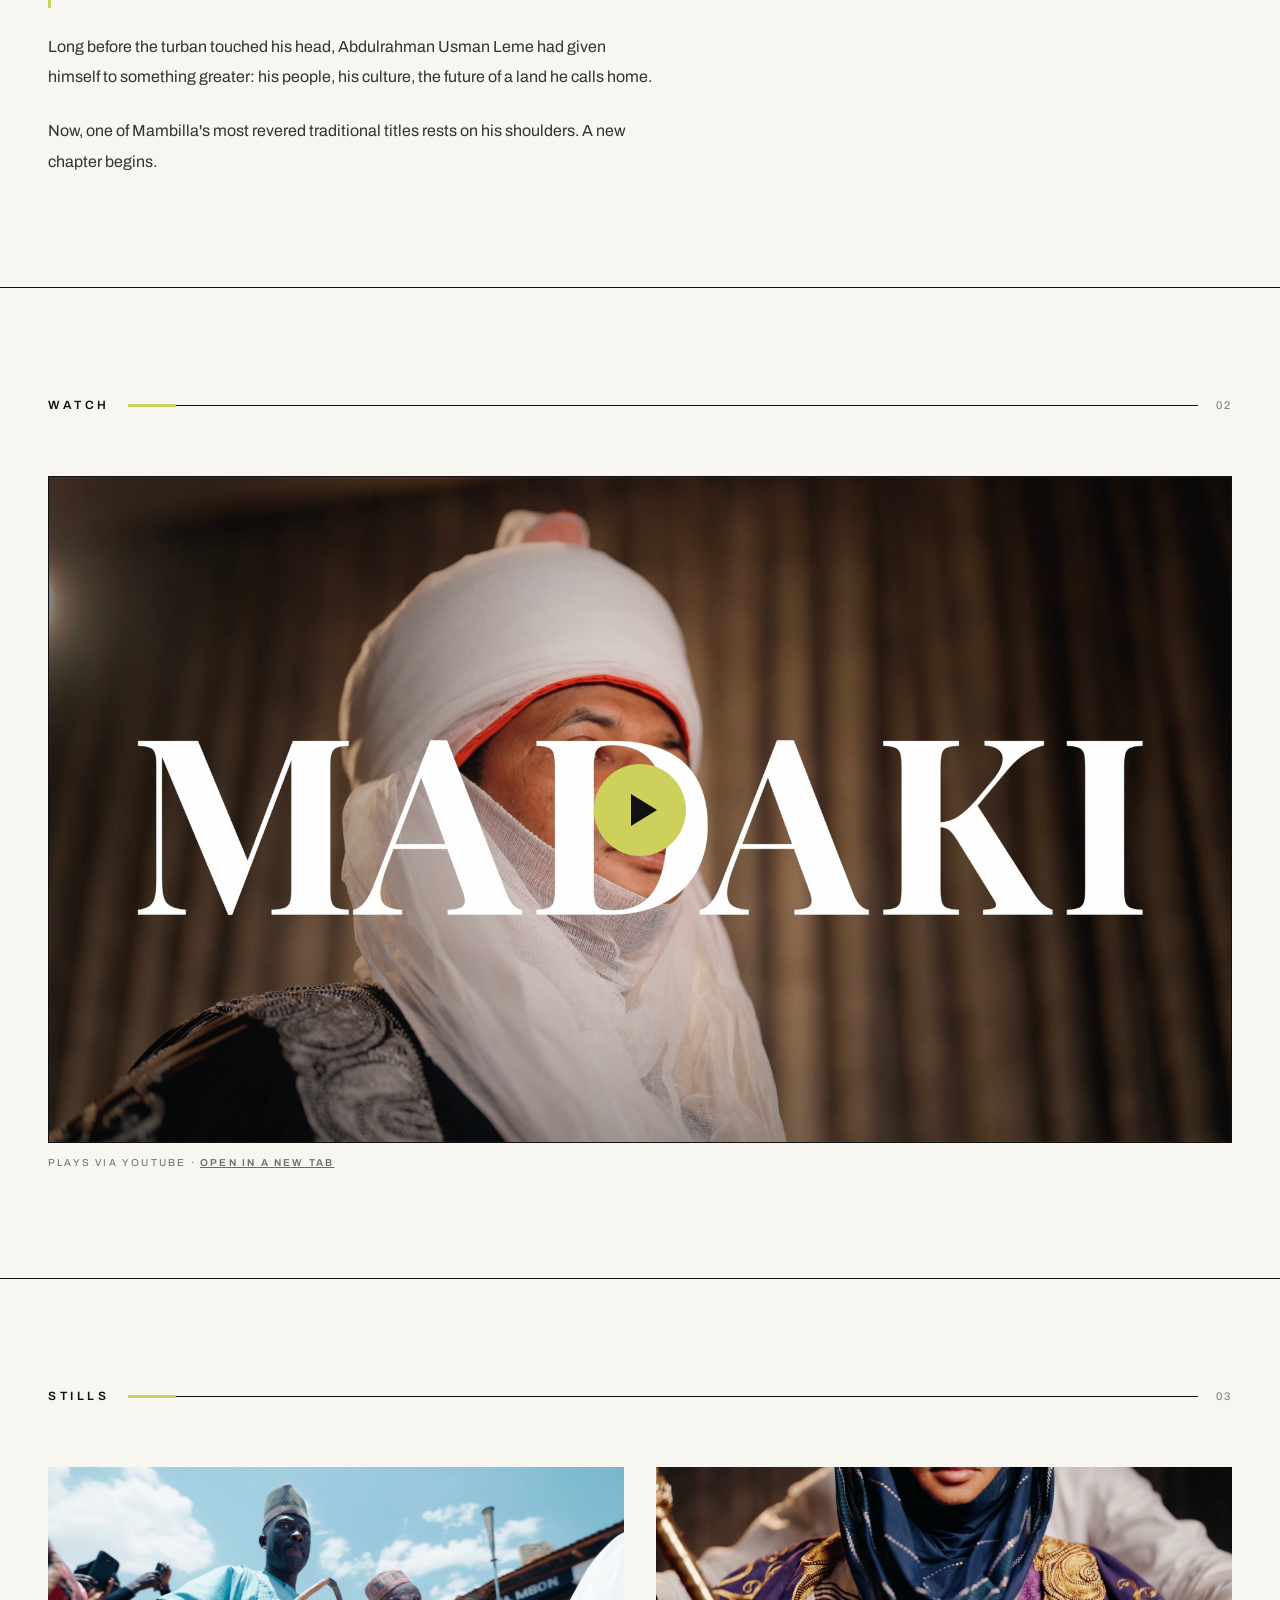
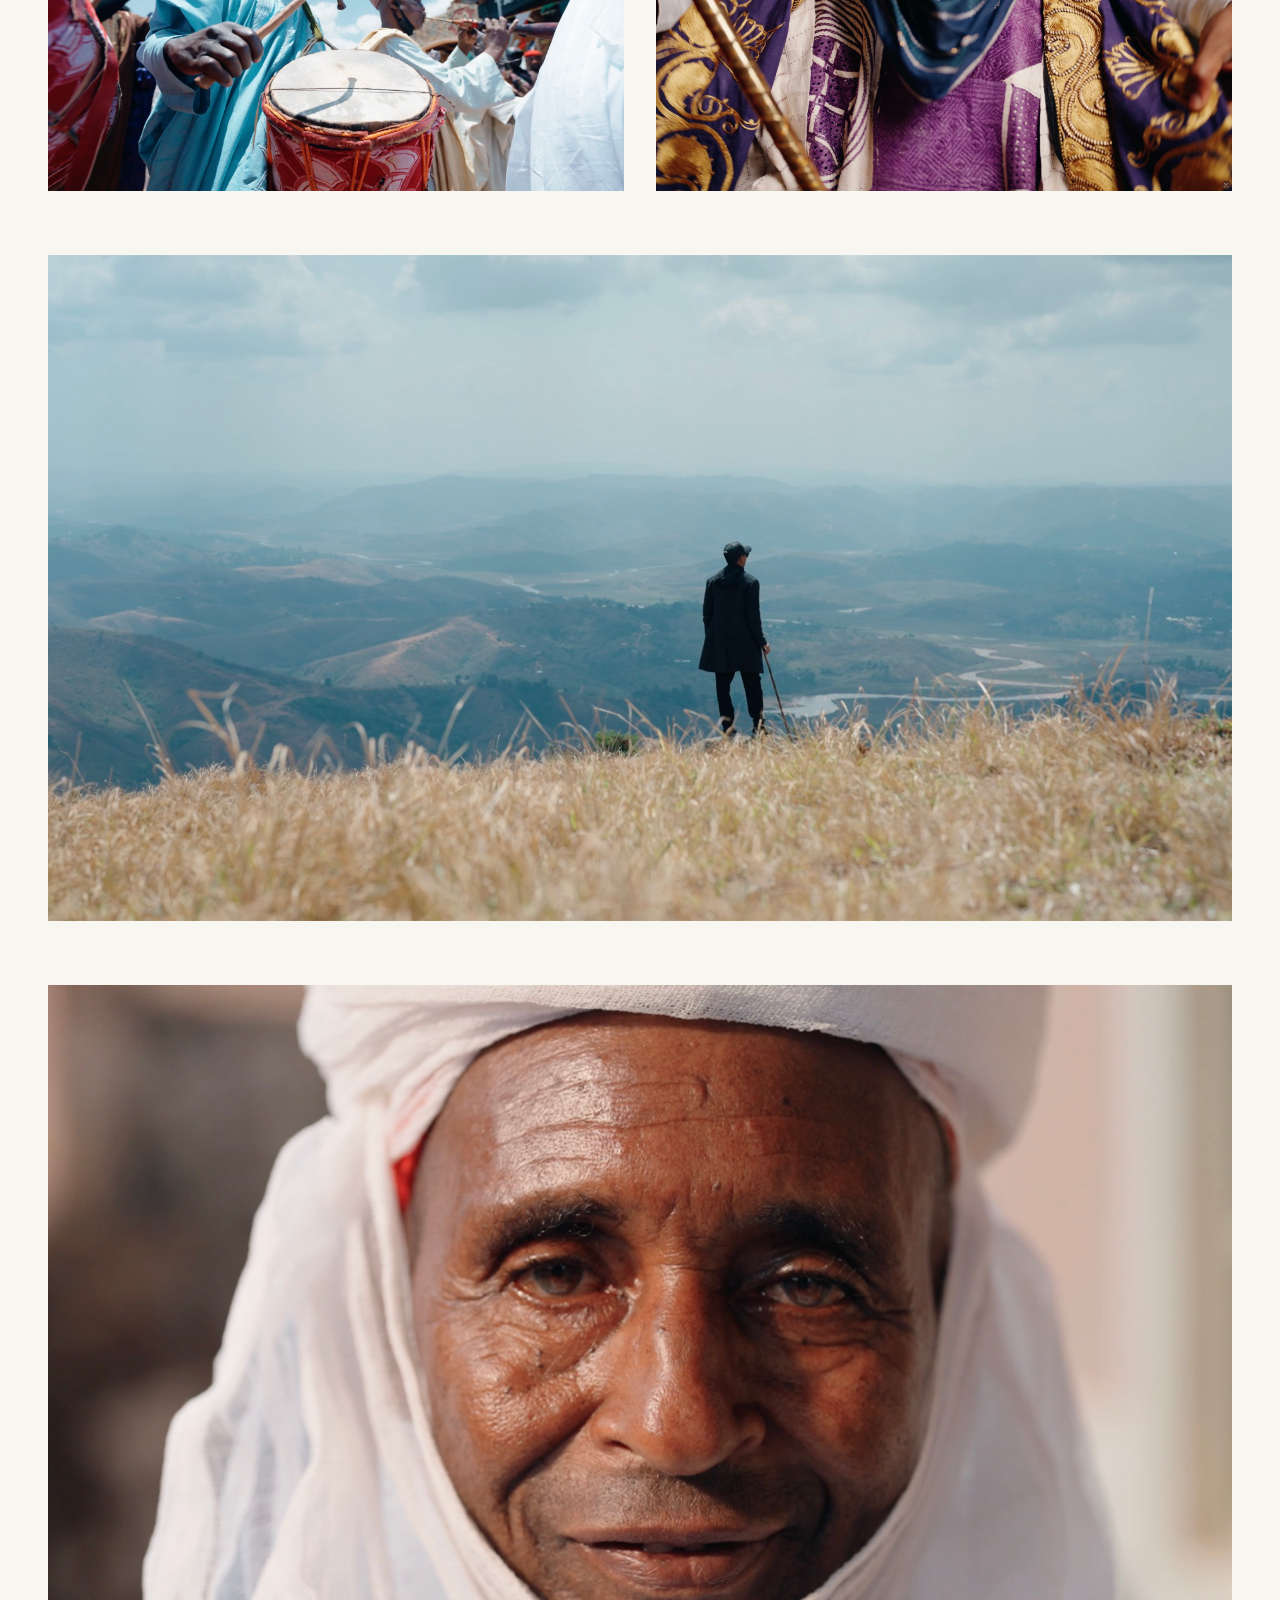
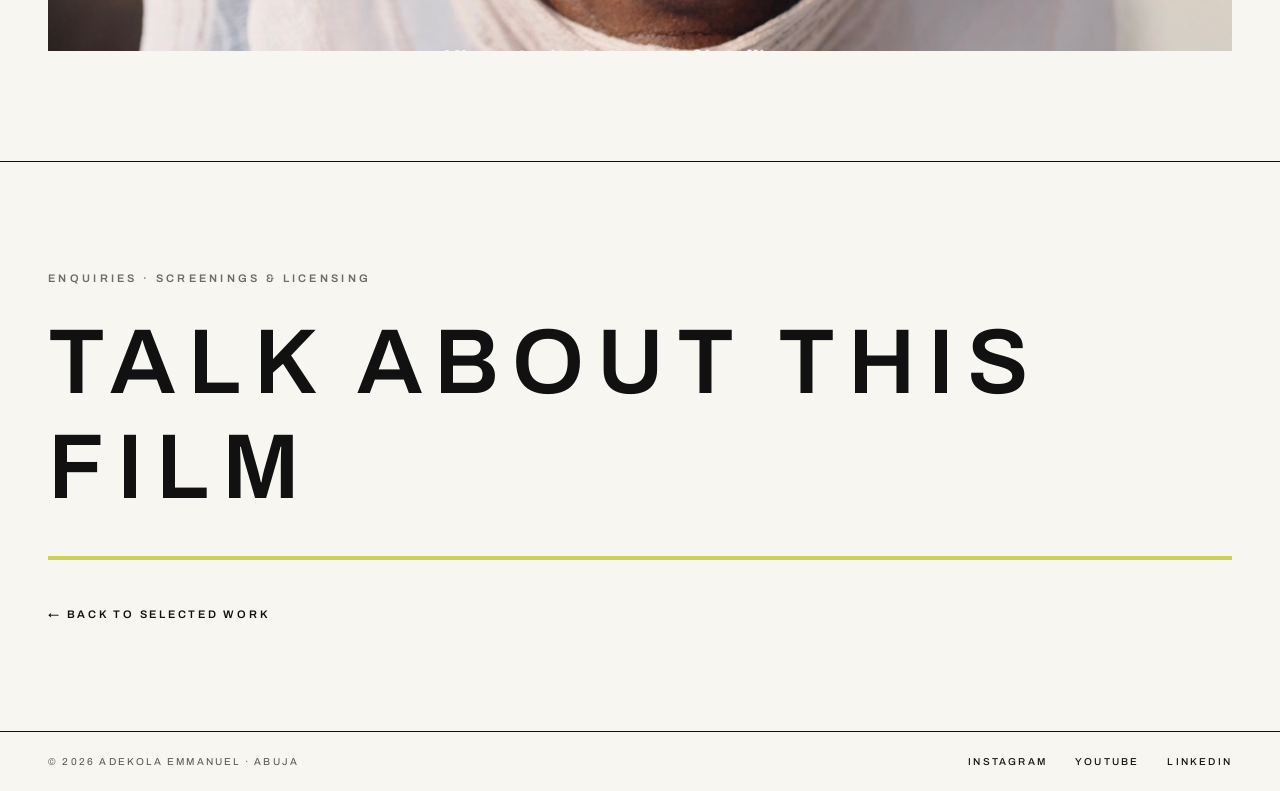
<file: work/madaki.html>
<!DOCTYPE html>
<html lang="en">
<head>
  <meta charset="utf-8">
  <meta name="viewport" content="width=device-width, initial-scale=1">
  <title>The Making of the Madaki (2026 Documentary) · Adekola Emmanuel</title>
  <meta name="description" content="The Making of the Madaki: a short documentary on Abdulrahman Usman Leme and one of Mambilla's most revered traditional titles. Directed by Adekola Emmanuel, film director in Abuja, Nigeria.">
  <link rel="canonical" href="https://www.adekolaemmanuel.com/work/madaki">
  <meta property="og:site_name" content="Adekola Emmanuel">
  <meta property="og:locale" content="en_US">
  <meta property="og:title" content="The Making of the Madaki">
  <meta property="og:description" content="Title bestowed. A legacy earned. The journey behind the honour.">
  <meta property="og:type" content="article">
  <meta property="og:url" content="https://www.adekolaemmanuel.com/work/madaki">
  <meta property="og:image" content="https://www.adekolaemmanuel.com/images/madaki/01-madaki.jpg">
  <meta name="twitter:card" content="summary_large_image">
  <meta name="twitter:title" content="The Making of the Madaki">
  <meta name="twitter:description" content="Title bestowed. A legacy earned. The journey behind the honour.">
  <meta name="twitter:image" content="https://www.adekolaemmanuel.com/images/madaki/01-madaki.jpg">
  <link rel="icon" href="data:image/svg+xml,%3Csvg xmlns='http://www.w3.org/2000/svg' viewBox='0 0 100 100'%3E%3Crect width='100' height='100' fill='%23CDD05B'/%3E%3Ctext x='50' y='68' font-size='52' font-family='Helvetica,Arial,sans-serif' font-weight='700' text-anchor='middle' fill='%23111'%3EAE%3C/text%3E%3C/svg%3E">
  <link rel="preconnect" href="https://fonts.googleapis.com">
  <link rel="preconnect" href="https://fonts.gstatic.com" crossorigin>
  <link href="https://fonts.googleapis.com/css2?family=Archivo:wght@400;500;600;700&family=Caveat:wght@500;600&display=swap" rel="stylesheet">
  <link rel="stylesheet" href="../styles.css">
  <script type="application/ld+json">
{
 "@context": "https://schema.org",
 "@graph": [
  {
   "@type": "Movie",
   "name": "The Making of the Madaki",
   "url": "https://www.adekolaemmanuel.com/work/madaki",
   "image": "https://www.adekolaemmanuel.com/images/madaki/01-madaki.jpg",
   "description": "A short documentary on Abdulrahman Usman Leme and one of Mambilla's most revered traditional titles.",
   "countryOfOrigin": {
    "@type": "Country",
    "name": "Nigeria"
   },
   "datePublished": "2026",
   "sameAs": [
    "https://www.youtube.com/watch?v=Wjw48LZX7O8"
   ],
   "director": {
    "@id": "https://www.adekolaemmanuel.com/#adekola"
   }
  },
  {
   "@type": "Person",
   "@id": "https://www.adekolaemmanuel.com/#adekola",
   "name": "Adekola Emmanuel",
   "alternateName": "Adekola Albert Emmanuel",
   "url": "https://www.adekolaemmanuel.com/",
   "image": "https://www.adekolaemmanuel.com/images/portrait.jpg",
   "jobTitle": [
    "Creative Director",
    "Director of Photography",
    "Developer",
    "Cinematographer",
    "Director",
    "Photographer",
    "Software Developer",
    "Digital Marketer"
   ],
   "description": "Creative director, director of photography and developer based in Abuja, Nigeria. Founder of Kolimo Multimedia.",
   "email": "mailto:iamkolimo@gmail.com",
   "address": {
    "@type": "PostalAddress",
    "addressLocality": "Abuja",
    "addressRegion": "Federal Capital Territory",
    "addressCountry": "NG"
   },
   "sameAs": [
    "https://www.instagram.com/iamkolimo",
    "https://www.youtube.com/@AdekolaFashola",
    "https://ng.linkedin.com/in/adekolaemmanuel",
    "https://wa.me/message/MVBLBZS4KHDHF1"
   ],
   "worksFor": {
    "@id": "https://www.adekolaemmanuel.com/#kolimo"
   },
   "knowsAbout": [
    "Cinematography",
    "Film directing",
    "Creative direction",
    "Photography",
    "Digital marketing",
    "Documentary filmmaking",
    "Commercial production",
    "Color grading",
    "Branding",
    "Web development",
    "Product design"
   ],
   "award": [
    "CEO Network Under 30s: Media of the Year 2021 (Kolimo Multimedia)",
    "Winner, Stories of Rebirth, Threads of Africa 2026"
   ],
   "telephone": "+2348132254526",
   "areaServed": [
    {
     "@type": "City",
     "name": "Abuja"
    },
    {
     "@type": "Country",
     "name": "Nigeria"
    }
   ]
  }
 ]
}
  </script>
</head>
<body>

<div class="page">
  <header class="site-header">
    <div class="header-inner">
      <a href="../" class="wordmark">ADEKOLA EMMANUEL</a>
      <nav class="nav-links" aria-label="Main">
        <a href="../#about">ABOUT</a>
        <a href="../#work">WORK</a>
        <a href="../#clients">CLIENTS</a>
        <a href="../#process">PROCESS</a>
        <a href="../#contact">CONTACT</a>
      </nav>
    </div>
  </header>

  <main id="top">

    <section class="case-hero">
      <figure class="case-hero-media">
        <img src="../images/madaki/02-mambilla.jpg" alt="Aerial view of the rolling hills of Mambilla, a single farmstead on a ridge above terraced red earth and distant blue mountains" data-fallback="MAMBILLA · AERIAL">
      </figure>
      <div class="section-inner case-hero-body">
        <p class="case-kicker" data-reveal="fade">DOCUMENTARY · SHORT FILM · 2026</p>
        <h1 class="case-title" data-reveal="fade" data-delay="70">The Making of the Madaki</h1>
        <p class="case-standfirst" data-reveal="fade" data-delay="140">Title bestowed. A legacy earned. The journey behind the honour.</p>
        <dl class="case-facts" data-reveal="fade" data-delay="200">
          <div><dt>ROLE</dt><dd>Director</dd></div>
          <div><dt>SUBJECT</dt><dd>Abdulrahman Usman Leme</dd></div>
          <div><dt>TITLE</dt><dd>Madaki</dd></div>
          <div><dt>LOCATION</dt><dd>Mambilla, Nigeria</dd></div>
        </dl>
      </div>
    </section>

    <section class="ruled-section">
      <div class="section-inner section-pad">
        <div class="section-head">
          <h2>SYNOPSIS</h2>
          <div class="head-rule">
            <div class="rule-accent" data-reveal="rule"></div>
            <div class="rule-line" data-reveal="rule" data-delay="80"></div>
          </div>
          <span aria-hidden="true" class="section-num">01</span>
        </div>
        <div class="case-prose" data-reveal="fade">
          <p class="lede">Across the rolling hills of Mambilla, a story quietly unfolds. One of service, heritage, and a destiny long in the making.</p>
          <p>Long before the turban touched his head, Abdulrahman Usman Leme had given himself to something greater: his people, his culture, the future of a land he calls home.</p>
          <p>Now, one of Mambilla's most revered traditional titles rests on his shoulders. A new chapter begins.</p>
        </div>
      </div>
    </section>

    <section class="ruled-section">
      <div class="section-inner section-pad">
        <div class="section-head">
          <h2>WATCH</h2>
          <div class="head-rule">
            <div class="rule-accent" data-reveal="rule"></div>
            <div class="rule-line" data-reveal="rule" data-delay="80"></div>
          </div>
          <span aria-hidden="true" class="section-num">02</span>
        </div>
        <div data-reveal="fade">
          <div class="watch-frame" data-yt="Wjw48LZX7O8" data-title="Making of the Madaki">
            <a class="watch-link" href="https://www.youtube.com/watch?v=Wjw48LZX7O8" target="_blank" rel="noopener" aria-label="Play The Making of the Madaki on YouTube">
              <img src="../images/madaki/01-madaki.jpg" alt="">
              <span class="watch-play" aria-hidden="true"></span>
            </a>
          </div>
          <p class="watch-note">PLAYS VIA YOUTUBE · <a href="https://www.youtube.com/watch?v=Wjw48LZX7O8" target="_blank" rel="noopener">OPEN IN A NEW TAB</a></p>
        </div>
      </div>
    </section>

    <section class="ruled-section">
      <div class="section-inner section-pad">
        <div class="section-head">
          <h2>STILLS</h2>
          <div class="head-rule">
            <div class="rule-accent" data-reveal="rule"></div>
            <div class="rule-line" data-reveal="rule" data-delay="80"></div>
          </div>
          <span aria-hidden="true" class="section-num">03</span>
        </div>

        <div class="stills">
          <figure class="still still-half" data-reveal="fade">
            <div class="still-media">
              <img src="../images/madaki/03-drummers.jpg" alt="Drummers in pale blue robes and embroidered caps playing in a crowded street beneath a bright sky" data-fallback="DRUMMERS · THE PROCESSION">
            </div>
          </figure>

          <figure class="still still-half" data-reveal="fade">
            <div class="still-media">
              <img src="../images/madaki/04-regalia.jpg" alt="Close view of ceremonial dress: gold embroidery on purple and white cloth, with a deep blue head covering" data-fallback="REGALIA · DETAIL">
            </div>
          </figure>

          <figure class="still still-wide" data-reveal="fade">
            <div class="still-media">
              <img src="../images/madaki/05-hilltop.jpg" alt="A lone figure in a dark robe stands in tall dry grass on a hilltop, looking out over the valleys of Mambilla" data-fallback="THE HILLTOP">
            </div>
          </figure>

          <figure class="still still-wide" data-reveal="fade">
            <div class="still-media">
              <img src="../images/madaki/06-elder.jpg" alt="Close portrait of an elder in a white turban, looking directly into the camera" data-fallback="ELDER · PORTRAIT">
            </div>
          </figure>
        </div>
      </div>
    </section>

    <section class="ruled-section">
      <div class="section-inner section-pad">
        <div class="case-next">
          <p class="cta-kicker">ENQUIRIES · SCREENINGS &amp; LICENSING</p>
          <a class="cta-link" href="mailto:iamkolimo@gmail.com?subject=The%20Making%20of%20the%20Madaki">Talk about this film</a>
          <div class="cta-rule" data-reveal="rule"></div>
          <p class="case-back"><a href="../#work">← BACK TO SELECTED WORK</a></p>
        </div>
      </div>
    </section>

  </main>

  <footer class="site-footer">
    <div class="footer-inner">
      <p>© 2026 ADEKOLA EMMANUEL · ABUJA</p>
      <div class="footer-links">
        <a href="https://www.instagram.com/iamkolimo" target="_blank" rel="noopener">INSTAGRAM</a>
        <a href="https://www.youtube.com/@AdekolaFashola" target="_blank" rel="noopener">YOUTUBE</a>
        <a href="https://ng.linkedin.com/in/adekolaemmanuel" target="_blank" rel="noopener">LINKEDIN</a>
      </div>
    </div>
  </footer>
</div>

<script src="../script.js"></script>
</body>
</html>
</file>
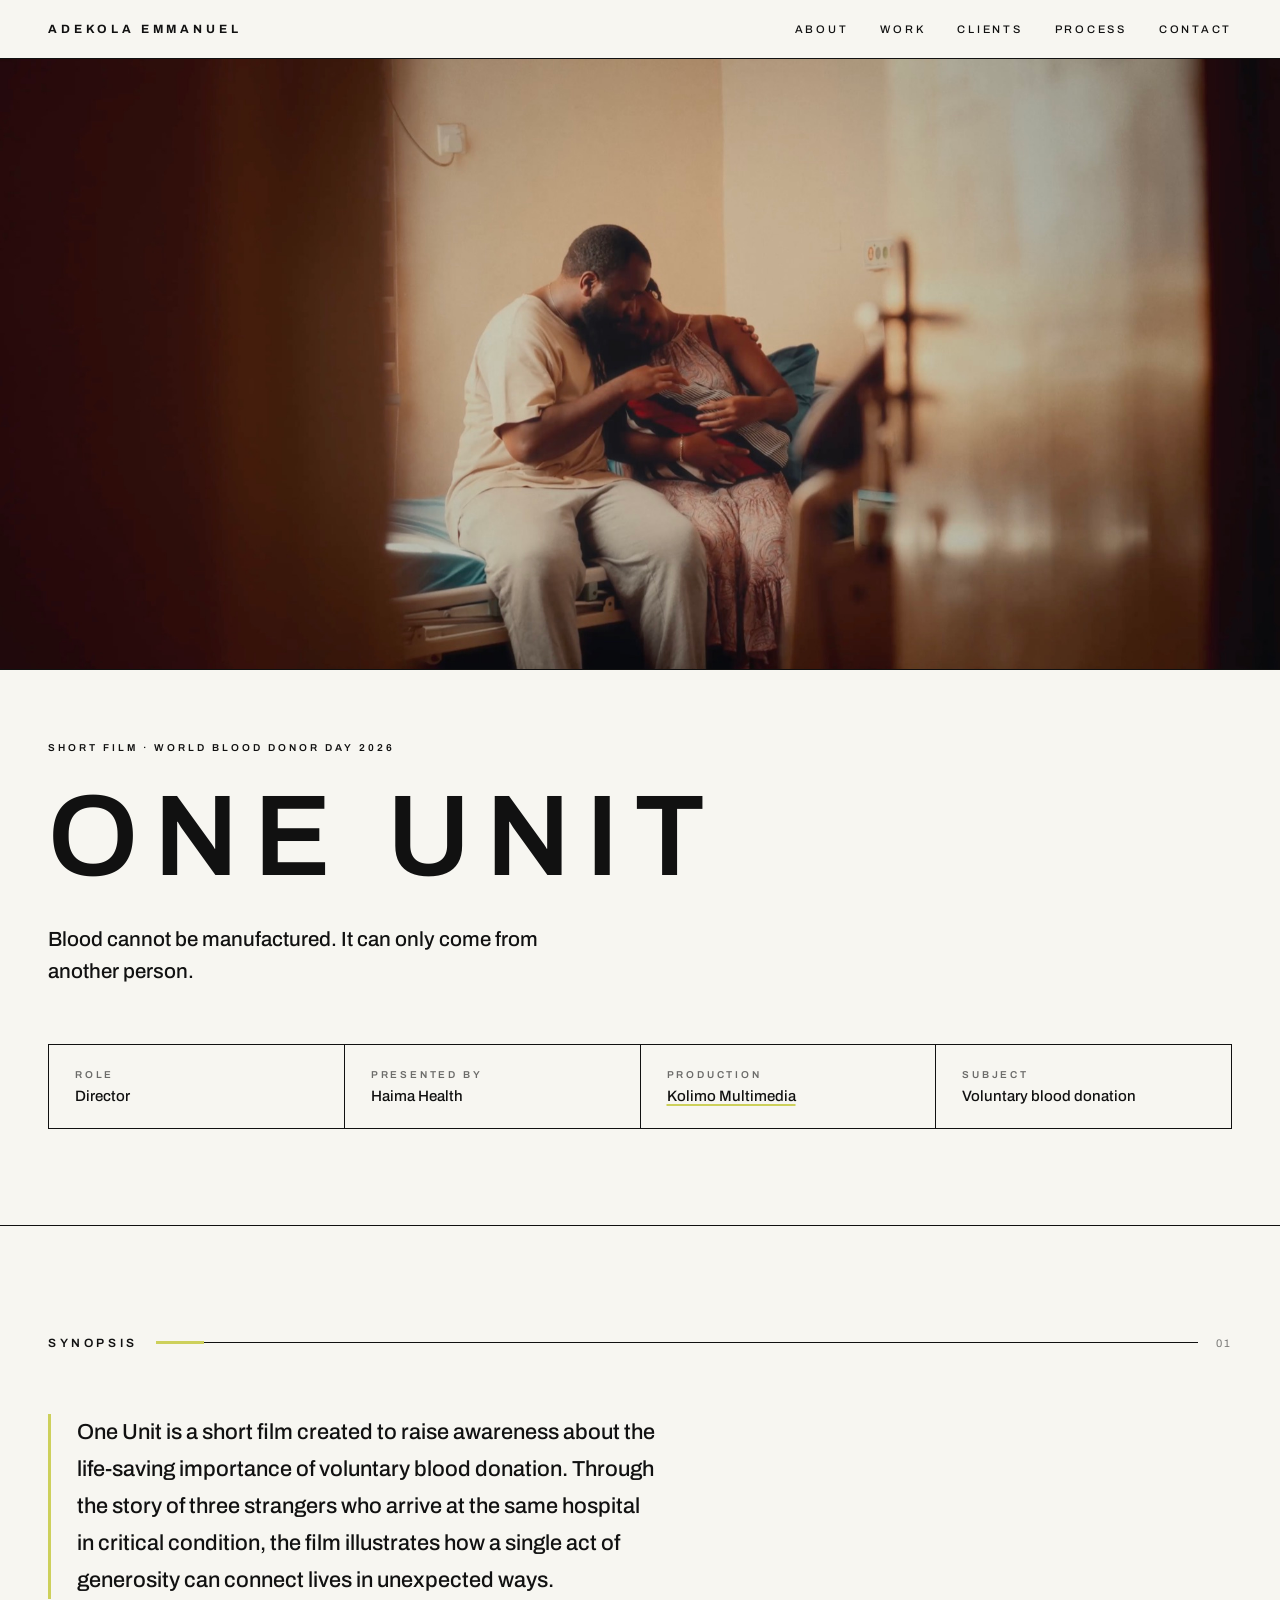
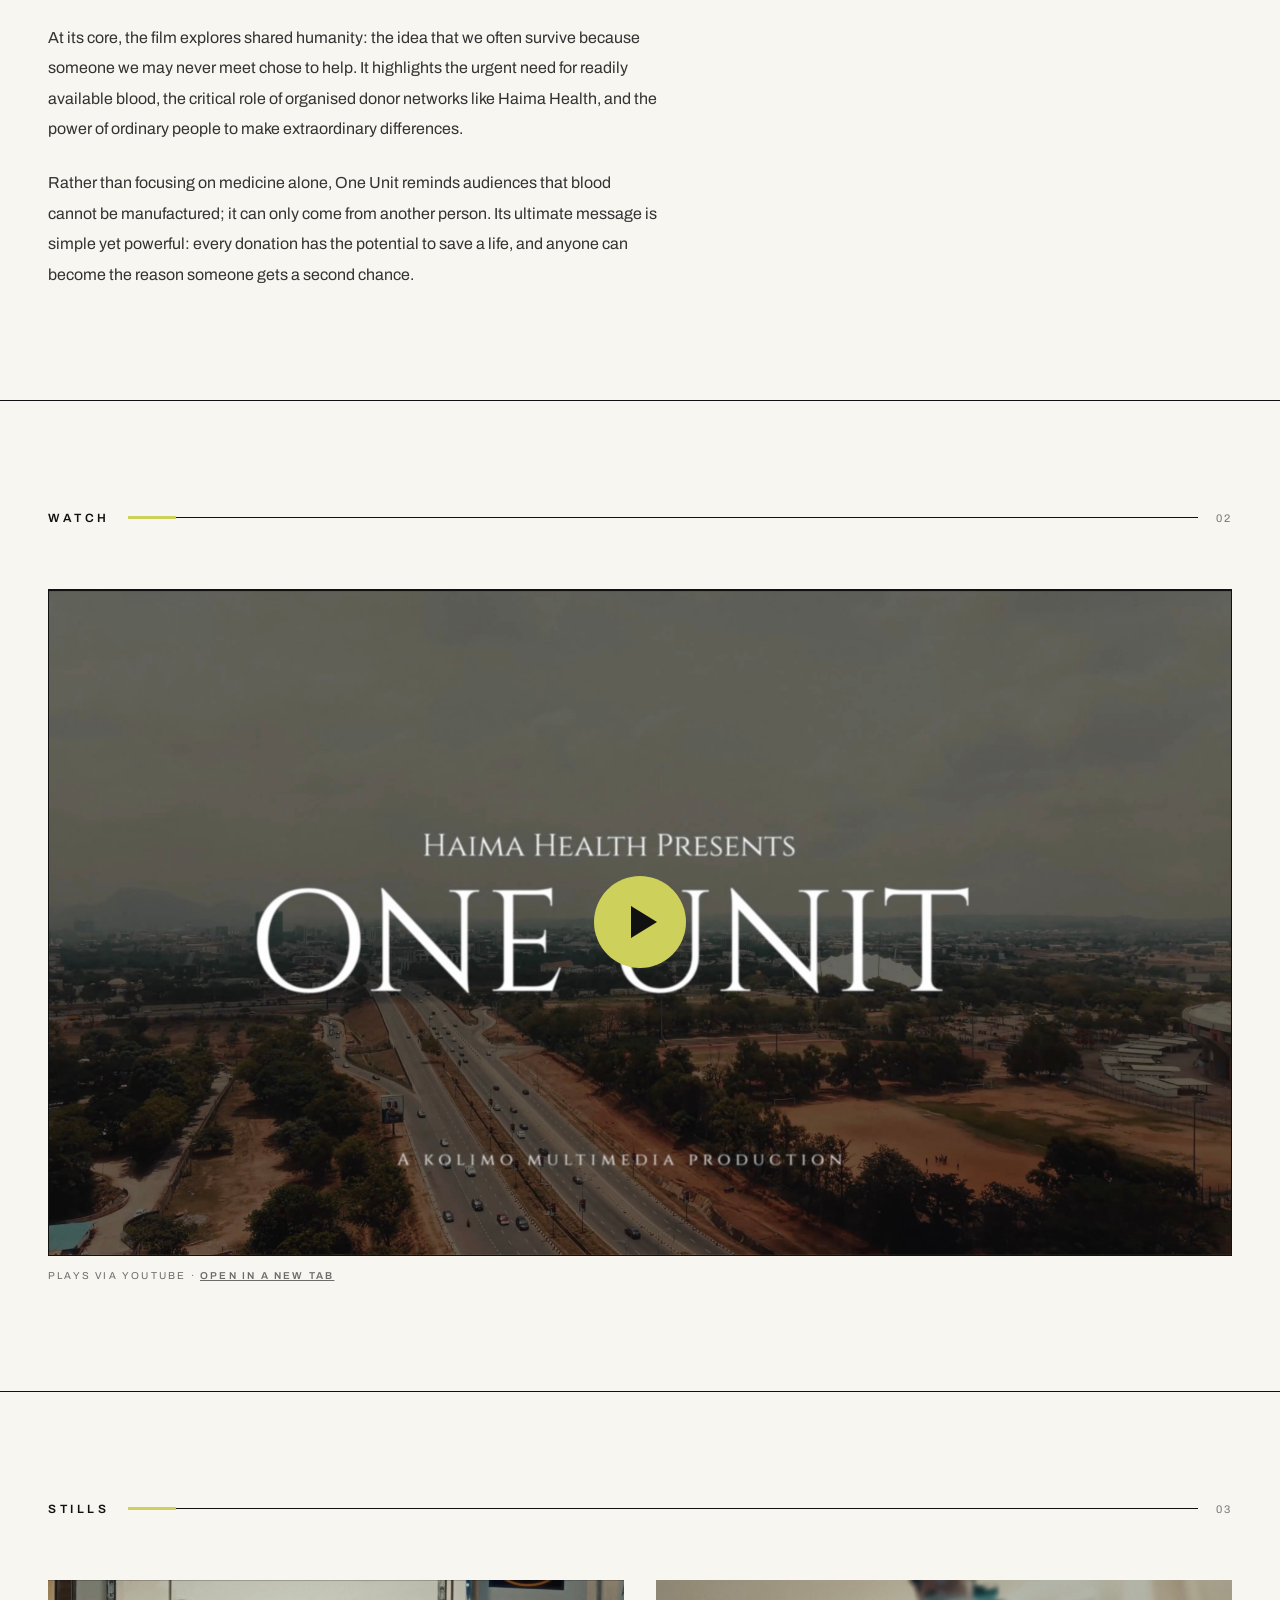
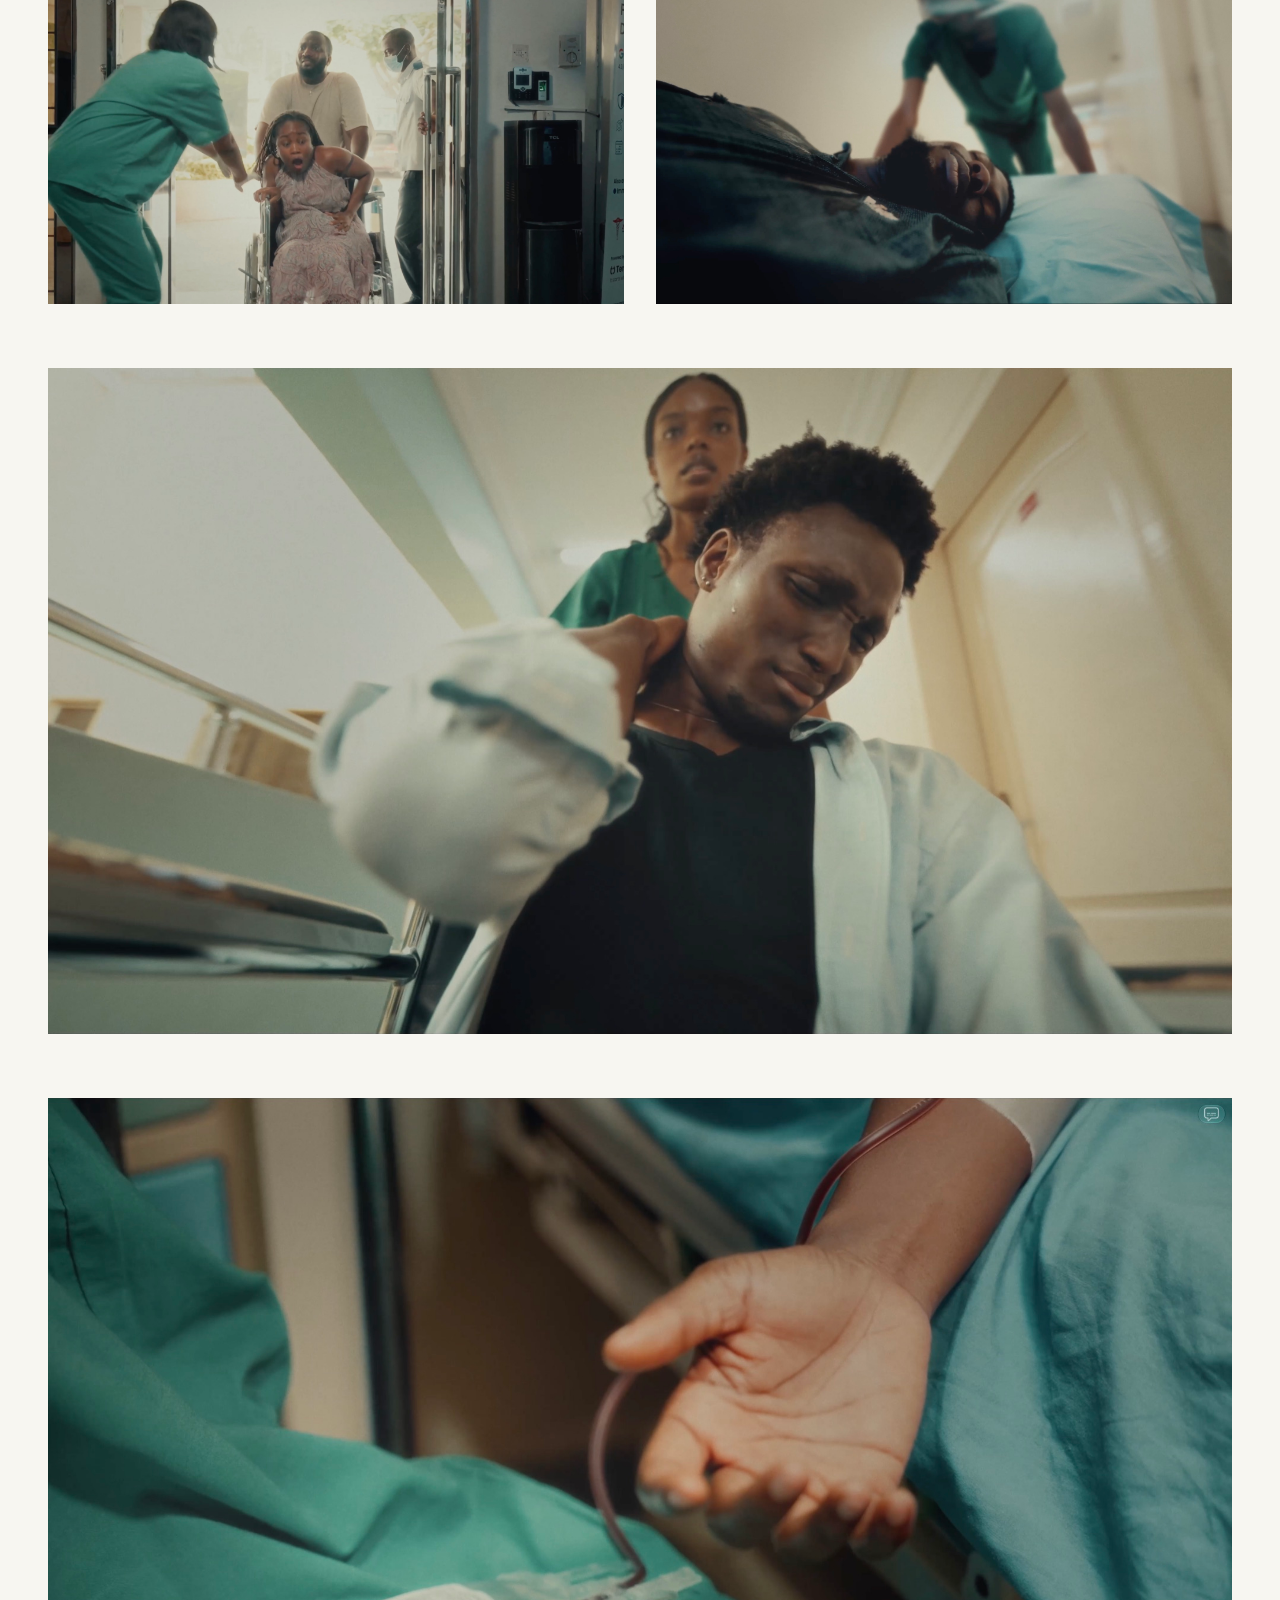
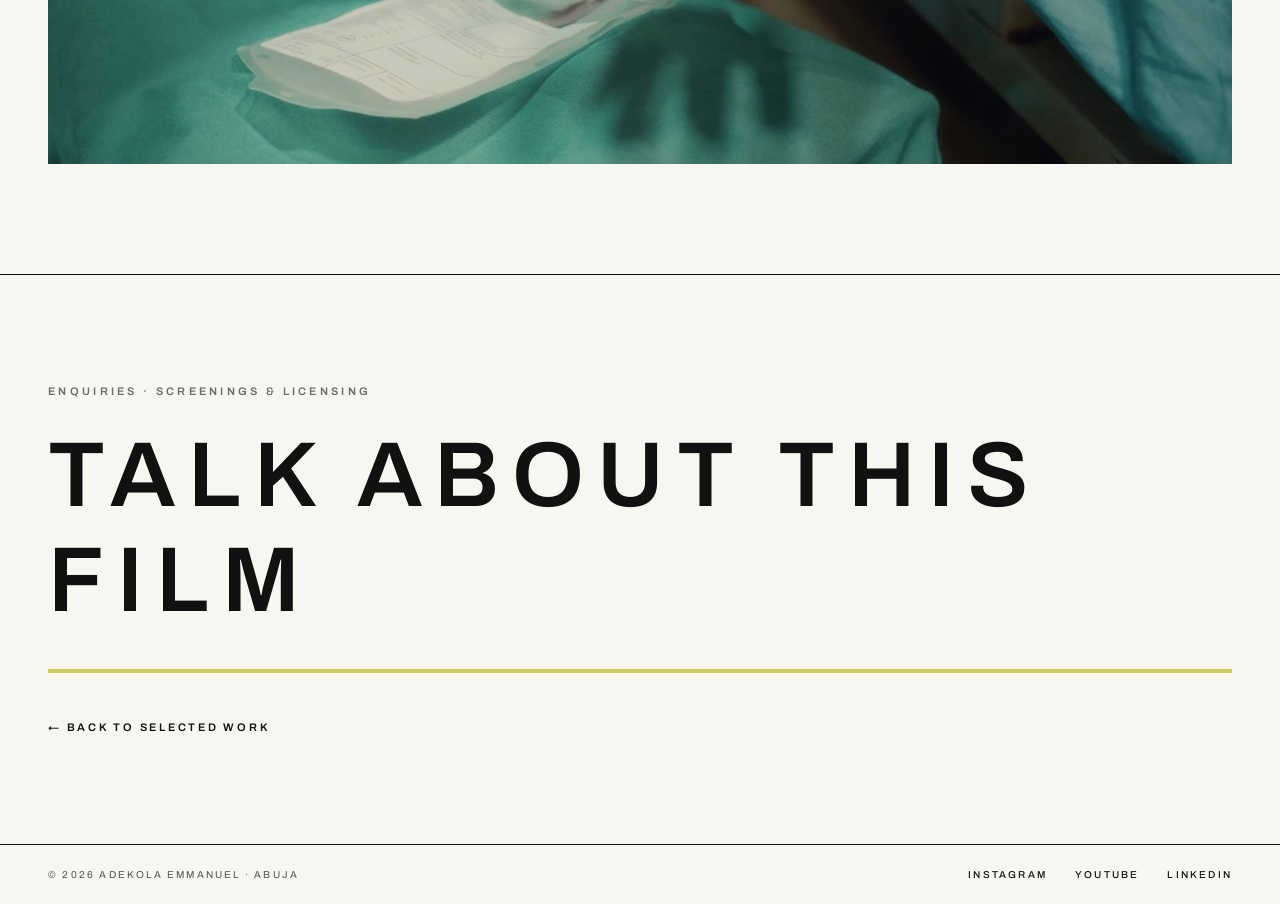
<file: work/one-unit.html>
<!DOCTYPE html>
<html lang="en">
<head>
  <meta charset="utf-8">
  <meta name="viewport" content="width=device-width, initial-scale=1">
  <title>One Unit (2026 Short Film) · Adekola Emmanuel</title>
  <meta name="description" content="One Unit: a short film for Haima Health on the life-saving importance of voluntary blood donation, made for World Blood Donor Day 2026. Directed by Adekola Emmanuel, a Kolimo Multimedia production, Abuja.">
  <link rel="canonical" href="https://www.adekolaemmanuel.com/work/one-unit">
  <meta property="og:site_name" content="Adekola Emmanuel">
  <meta property="og:locale" content="en_US">
  <meta property="og:title" content="One Unit">
  <meta property="og:description" content="Blood cannot be manufactured. It can only come from another person.">
  <meta property="og:type" content="article">
  <meta property="og:url" content="https://www.adekolaemmanuel.com/work/one-unit">
  <meta property="og:image" content="https://www.adekolaemmanuel.com/images/oneunit/01-one-unit.jpg">
  <meta name="twitter:card" content="summary_large_image">
  <meta name="twitter:title" content="One Unit">
  <meta name="twitter:description" content="Blood cannot be manufactured. It can only come from another person.">
  <meta name="twitter:image" content="https://www.adekolaemmanuel.com/images/oneunit/01-one-unit.jpg">
  <link rel="icon" href="data:image/svg+xml,%3Csvg xmlns='http://www.w3.org/2000/svg' viewBox='0 0 100 100'%3E%3Crect width='100' height='100' fill='%23CDD05B'/%3E%3Ctext x='50' y='68' font-size='52' font-family='Helvetica,Arial,sans-serif' font-weight='700' text-anchor='middle' fill='%23111'%3EAE%3C/text%3E%3C/svg%3E">
  <link rel="preconnect" href="https://fonts.googleapis.com">
  <link rel="preconnect" href="https://fonts.gstatic.com" crossorigin>
  <link href="https://fonts.googleapis.com/css2?family=Archivo:wght@400;500;600;700&family=Caveat:wght@500;600&display=swap" rel="stylesheet">
  <link rel="stylesheet" href="../styles.css">
  <script type="application/ld+json">
{
 "@context": "https://schema.org",
 "@graph": [
  {
   "@type": "Movie",
   "name": "One Unit",
   "url": "https://www.adekolaemmanuel.com/work/one-unit",
   "image": "https://www.adekolaemmanuel.com/images/oneunit/01-one-unit.jpg",
   "description": "A short film raising awareness about the life-saving importance of voluntary blood donation, presented by Haima Health.",
   "countryOfOrigin": {
    "@type": "Country",
    "name": "Nigeria"
   },
   "datePublished": "2026",
   "sameAs": [
    "https://www.youtube.com/watch?v=f79v0mMrF4s"
   ],
   "director": {
    "@id": "https://www.adekolaemmanuel.com/#adekola"
   },
   "productionCompany": {
    "@id": "https://www.adekolaemmanuel.com/#kolimo"
   }
  },
  {
   "@type": "Person",
   "@id": "https://www.adekolaemmanuel.com/#adekola",
   "name": "Adekola Emmanuel",
   "alternateName": "Adekola Albert Emmanuel",
   "url": "https://www.adekolaemmanuel.com/",
   "image": "https://www.adekolaemmanuel.com/images/portrait.jpg",
   "jobTitle": [
    "Creative Director",
    "Director of Photography",
    "Developer",
    "Cinematographer",
    "Director",
    "Photographer",
    "Software Developer",
    "Digital Marketer"
   ],
   "description": "Creative director, director of photography and developer based in Abuja, Nigeria. Founder of Kolimo Multimedia.",
   "email": "mailto:iamkolimo@gmail.com",
   "address": {
    "@type": "PostalAddress",
    "addressLocality": "Abuja",
    "addressRegion": "Federal Capital Territory",
    "addressCountry": "NG"
   },
   "sameAs": [
    "https://www.instagram.com/iamkolimo",
    "https://www.youtube.com/@AdekolaFashola",
    "https://ng.linkedin.com/in/adekolaemmanuel",
    "https://wa.me/message/MVBLBZS4KHDHF1"
   ],
   "worksFor": {
    "@id": "https://www.adekolaemmanuel.com/#kolimo"
   },
   "knowsAbout": [
    "Cinematography",
    "Film directing",
    "Creative direction",
    "Photography",
    "Digital marketing",
    "Documentary filmmaking",
    "Commercial production",
    "Color grading",
    "Branding",
    "Web development",
    "Product design"
   ],
   "award": [
    "CEO Network Under 30s: Media of the Year 2021 (Kolimo Multimedia)",
    "Winner, Stories of Rebirth, Threads of Africa 2026"
   ],
   "telephone": "+2348132254526",
   "areaServed": [
    {
     "@type": "City",
     "name": "Abuja"
    },
    {
     "@type": "Country",
     "name": "Nigeria"
    }
   ]
  }
 ]
}
  </script>
</head>
<body>

<div class="page">
  <header class="site-header">
    <div class="header-inner">
      <a href="../" class="wordmark">ADEKOLA EMMANUEL</a>
      <nav class="nav-links" aria-label="Main">
        <a href="../#about">ABOUT</a>
        <a href="../#work">WORK</a>
        <a href="../#clients">CLIENTS</a>
        <a href="../#process">PROCESS</a>
        <a href="../#contact">CONTACT</a>
      </nav>
    </div>
  </header>

  <main id="top">

    <section class="case-hero">
      <figure class="case-hero-media">
        <img src="../images/oneunit/02-embrace.jpg" alt="A man sits on a hospital bed with his arm around a woman, the two leaning into each other in warm afternoon light" data-fallback="THE WAITING ROOM">
      </figure>
      <div class="section-inner case-hero-body">
        <p class="case-kicker" data-reveal="fade">SHORT FILM · WORLD BLOOD DONOR DAY 2026</p>
        <h1 class="case-title" data-reveal="fade" data-delay="70">One Unit</h1>
        <p class="case-standfirst" data-reveal="fade" data-delay="140">Blood cannot be manufactured. It can only come from another person.</p>
        <dl class="case-facts" data-reveal="fade" data-delay="200">
          <div><dt>ROLE</dt><dd>Director</dd></div>
          <div><dt>PRESENTED BY</dt><dd>Haima Health</dd></div>
          <div><dt>PRODUCTION</dt><dd><a href="https://kolimomedia.com" target="_blank" rel="noopener">Kolimo Multimedia</a></dd></div>
          <div><dt>SUBJECT</dt><dd>Voluntary blood donation</dd></div>
        </dl>
      </div>
    </section>

    <section class="ruled-section">
      <div class="section-inner section-pad">
        <div class="section-head">
          <h2>SYNOPSIS</h2>
          <div class="head-rule">
            <div class="rule-accent" data-reveal="rule"></div>
            <div class="rule-line" data-reveal="rule" data-delay="80"></div>
          </div>
          <span aria-hidden="true" class="section-num">01</span>
        </div>
        <div class="case-prose" data-reveal="fade">
          <p class="lede">One Unit is a short film created to raise awareness about the life-saving importance of voluntary blood donation. Through the story of three strangers who arrive at the same hospital in critical condition, the film illustrates how a single act of generosity can connect lives in unexpected ways.</p>
          <p>At its core, the film explores shared humanity: the idea that we often survive because someone we may never meet chose to help. It highlights the urgent need for readily available blood, the critical role of organised donor networks like Haima Health, and the power of ordinary people to make extraordinary differences.</p>
          <p>Rather than focusing on medicine alone, One Unit reminds audiences that blood cannot be manufactured; it can only come from another person. Its ultimate message is simple yet powerful: every donation has the potential to save a life, and anyone can become the reason someone gets a second chance.</p>
        </div>
      </div>
    </section>

    <section class="ruled-section">
      <div class="section-inner section-pad">
        <div class="section-head">
          <h2>WATCH</h2>
          <div class="head-rule">
            <div class="rule-accent" data-reveal="rule"></div>
            <div class="rule-line" data-reveal="rule" data-delay="80"></div>
          </div>
          <span aria-hidden="true" class="section-num">02</span>
        </div>
        <div data-reveal="fade">
          <div class="watch-frame" data-yt="f79v0mMrF4s" data-title="One Unit">
            <a class="watch-link" href="https://www.youtube.com/watch?v=f79v0mMrF4s" target="_blank" rel="noopener" aria-label="Play One Unit on YouTube">
              <img src="../images/oneunit/01-one-unit.jpg" alt="">
              <span class="watch-play" aria-hidden="true"></span>
            </a>
          </div>
          <p class="watch-note">PLAYS VIA YOUTUBE · <a href="https://www.youtube.com/watch?v=f79v0mMrF4s" target="_blank" rel="noopener">OPEN IN A NEW TAB</a></p>
        </div>
      </div>
    </section>

    <section class="ruled-section">
      <div class="section-inner section-pad">
        <div class="section-head">
          <h2>STILLS</h2>
          <div class="head-rule">
            <div class="rule-accent" data-reveal="rule"></div>
            <div class="rule-line" data-reveal="rule" data-delay="80"></div>
          </div>
          <span aria-hidden="true" class="section-num">03</span>
        </div>

        <div class="stills">
          <figure class="still still-half" data-reveal="fade">
            <div class="still-media">
              <img src="../images/oneunit/03-arrival.jpg" alt="A woman in a wheelchair is rushed through hospital doors as a nurse in scrubs moves to meet her" data-fallback="ARRIVAL">
            </div>
          </figure>

          <figure class="still still-half" data-reveal="fade">
            <div class="still-media">
              <img src="../images/oneunit/04-gurney.jpg" alt="A patient lies on a hospital bed as a masked clinician in green scrubs leans over them" data-fallback="ADMITTED">
            </div>
          </figure>

          <figure class="still still-wide" data-reveal="fade">
            <div class="still-media">
              <img src="../images/oneunit/05-corridor.jpg" alt="A young man is helped onto a trolley in a hospital corridor by a nurse in green scrubs" data-fallback="THE CORRIDOR">
            </div>
          </figure>

          <figure class="still still-wide" data-reveal="fade">
            <div class="still-media">
              <img src="../images/oneunit/06-donation.jpg" alt="An open hand rests on a green surgical drape beside a blood bag and line" data-fallback="ONE UNIT">
            </div>
          </figure>
        </div>
      </div>
    </section>

    <section class="ruled-section">
      <div class="section-inner section-pad">
        <div class="case-next">
          <p class="cta-kicker">ENQUIRIES · SCREENINGS &amp; LICENSING</p>
          <a class="cta-link" href="mailto:iamkolimo@gmail.com?subject=One%20Unit">Talk about this film</a>
          <div class="cta-rule" data-reveal="rule"></div>
          <p class="case-back"><a href="../#work">← BACK TO SELECTED WORK</a></p>
        </div>
      </div>
    </section>

  </main>

  <footer class="site-footer">
    <div class="footer-inner">
      <p>© 2026 ADEKOLA EMMANUEL · ABUJA</p>
      <div class="footer-links">
        <a href="https://www.instagram.com/iamkolimo" target="_blank" rel="noopener">INSTAGRAM</a>
        <a href="https://www.youtube.com/@AdekolaFashola" target="_blank" rel="noopener">YOUTUBE</a>
        <a href="https://ng.linkedin.com/in/adekolaemmanuel" target="_blank" rel="noopener">LINKEDIN</a>
      </div>
    </div>
  </footer>
</div>

<script src="../script.js"></script>
</body>
</html>
</file>
<file: styles.css>
html { scroll-behavior: smooth; }

body {
  margin: 0;
  background: #F7F6F1;
  color: #111111;
  font-family: 'Archivo', Helvetica, Arial, sans-serif;
  -webkit-font-smoothing: antialiased;
  overflow-x: hidden;
}

a { color: #111111; text-decoration: none; }
a:hover { color: #5A5D20; }
::selection { background: #CDD05B; color: #111111; }

.page { position: relative; min-height: 100vh; }

/* Grid lines */
.gridlines {
  position: absolute;
  inset: 0;
  pointer-events: none;
  z-index: 0;
}
.gridlines-inner { position: relative; max-width: 1360px; height: 100%; margin: 0 auto; }
.gridline { position: absolute; top: 0; bottom: 0; width: 1px; background: rgba(17,17,17,0.06); }

/* Header */
.site-header { position: relative; z-index: 1; border-bottom: 1px solid #111111; }
.header-inner {
  max-width: 1360px;
  margin: 0 auto;
  padding: 22px 48px;
  display: flex;
  justify-content: space-between;
  align-items: baseline;
  gap: 24px;
}
.wordmark { font-size: 12px; letter-spacing: 0.32em; font-weight: 700; }
.nav-links { display: flex; gap: 32px; }
.nav-links a { font-size: 11px; letter-spacing: 0.25em; font-weight: 500; }

main { position: relative; z-index: 1; }

.section-inner { max-width: 1360px; margin: 0 auto; }
.section-pad { padding: 110px 48px; }
.hero-pad { padding: 96px 48px 110px; }
.ruled-section { border-top: 1px solid #111111; }

/* Hero */
.hero-section { position: relative; overflow: hidden; }
.hero-circle {
  position: absolute;
  width: 620px;
  height: 620px;
  border: 1px solid rgba(17,17,17,0.08);
  border-radius: 50%;
  left: -180px;
  top: -220px;
  pointer-events: none;
}
/* Source order is intro, portrait, bio (so phones read name then photo then
   bio); on desktop the bio is placed back under the intro in column one. */
.hero-grid {
  display: grid;
  grid-template-columns: 1.6fr 1fr;
  column-gap: 72px;
  row-gap: 40px;
  align-items: end;
}
.hero-intro { grid-column: 1; grid-row: 1; }
.about-box { grid-column: 1; grid-row: 2; }
.hero-portrait-col { grid-column: 2; grid-row: 1 / span 2; align-self: end; }
.hero-location { margin: 0 0 26px; font-size: 10px; letter-spacing: 0.3em; font-weight: 500; opacity: 0.6; }
.hero-name {
  margin: 0;
  font-size: clamp(44px, 7.4vw, 106px);
  font-weight: 600;
  letter-spacing: 0.18em;
  line-height: 1.06;
  text-transform: uppercase;
}
.hero-name span { display: block; }
.hero-role { display: flex; align-items: center; gap: 14px; margin-top: 36px; }
.role-dot { width: 10px; height: 10px; background: #CDD05B; display: inline-block; flex: none; }
.hero-role p { margin: 0; font-size: 11px; letter-spacing: 0.28em; font-weight: 600; }
.hero-tagline {
  margin: 18px 0 0;
  font-size: clamp(17px, 1.5vw, 21px);
  line-height: 1.55;
  max-width: 38ch;
  font-weight: 500;
}
.about-box { border: 1px solid #111111; padding: 36px 40px; max-width: 56ch; }
.about-box h2 { margin: 0 0 20px; font-size: 10px; letter-spacing: 0.3em; font-weight: 600; opacity: 0.6; }
.about-box p { margin: 0 0 16px; font-size: 15px; line-height: 1.85; color: rgba(17,17,17,0.85); }
.about-box p:last-child { margin-bottom: 0; }
/* Links sitting inside prose or a fact row need to read as links, since the
   site's default anchor style carries no underline. */
.about-box a,
.case-facts dd a,
.contact-value a {
  text-decoration: underline;
  text-decoration-color: #CDD05B;
  text-decoration-thickness: 2px;
  text-underline-offset: 3px;
  transition: background 120ms ease-out;
}
.about-box a:hover,
.case-facts dd a:hover,
.contact-value a:hover { background: #CDD05B; color: #111111; }

.about-meta {
  margin-top: 22px !important;
  padding-top: 18px;
  border-top: 1px solid rgba(17,17,17,0.15);
  font-size: 10px !important;
  letter-spacing: 0.2em;
  font-weight: 600;
  line-height: 2 !important;
  opacity: 0.6;
}

.hero-portrait-col { position: relative; }
.badge {
  position: absolute;
  left: -76px;
  top: -40px;
  width: 150px;
  height: 150px;
  border-radius: 50%;
  background: #CDD05B;
  display: flex;
  align-items: center;
  justify-content: center;
  transform: rotate(-8deg);
  z-index: 3;
}
.badge-txt {
  font-family: 'Caveat', cursive;
  font-size: 27px;
  font-weight: 600;
  line-height: 1;
  text-align: center;
  width: 110px;
}
.portrait-frame {
  position: relative;
  aspect-ratio: 3/4;
  filter: grayscale(1) contrast(1.06);
  overflow: hidden;
}
.portrait-frame img {
  position: absolute;
  inset: 0;
  width: 100%;
  height: 100%;
  object-fit: cover;
  display: block;
}
.portrait-caption { margin: 12px 0 0; font-size: 10px; letter-spacing: 0.22em; opacity: 0.55; text-align: right; }

/* Section heads */
.section-head { display: flex; align-items: center; gap: 18px; margin-bottom: 64px; }
.work-head { margin-bottom: 80px; }
.section-head h2 { margin: 0; font-size: 12px; letter-spacing: 0.3em; font-weight: 600; }
.head-rule { flex: 1; display: flex; align-items: center; }
.rule-accent { width: 48px; height: 3px; background: #CDD05B; }
.rule-accent.dark { background: #111111; }
.rule-line { flex: 1; height: 1px; background: #111111; }
.section-num { font-size: 11px; letter-spacing: 0.2em; opacity: 0.55; }

/* Capabilities */
.cap-list { border-bottom: 1px solid #111111; }
.cap-row {
  display: grid;
  grid-template-columns: 90px 1fr minmax(0, 380px);
  align-items: center;
  gap: 8px 24px;
  padding: 28px 20px;
  border-top: 1px solid #111111;
  transition: background 120ms ease-out;
}
.cap-row:hover { background: #CDD05B; }
.cap-num { font-size: 12px; letter-spacing: 0.2em; font-weight: 500; opacity: 0.55; }
.cap-row h3 {
  margin: 0;
  font-size: clamp(26px, 3.4vw, 44px);
  letter-spacing: 0.16em;
  font-weight: 600;
  text-transform: uppercase;
}
.cap-desc {
  margin: 0;
  font-size: 13px;
  line-height: 1.6;
  color: rgba(17,17,17,0.72);
  text-align: right;
  justify-self: end;
  max-width: 38ch;
}

/* Secondary craft / tools list under Capabilities */
.meta-strip {
  margin: 44px 0 0;
  display: grid;
  gap: 22px 40px;
  grid-template-columns: 1fr 1fr;
}
.meta-strip > div { display: grid; grid-template-columns: 84px 1fr; gap: 16px; align-items: baseline; }
.meta-strip dt { font-size: 10px; letter-spacing: 0.28em; font-weight: 600; opacity: 0.55; }
.meta-strip dd { margin: 0; font-size: 13px; line-height: 1.85; color: rgba(17,17,17,0.78); }

/* Clients */
.client-grid {
  display: grid;
  grid-template-columns: repeat(3, 1fr);
  gap: 1px;
  background: #111111;
  border: 1px solid #111111;
}
.client-cell {
  background: #F7F6F1;
  padding: 30px 28px;
  font-size: 14px;
  letter-spacing: 0.14em;
  font-weight: 600;
  text-transform: uppercase;
  transition: background 120ms ease-out;
}
.client-cell:hover { background: #CDD05B; }

/* Work */
.work-grid {
  display: grid;
  grid-template-columns: repeat(2, 1fr);
  column-gap: 32px;
  row-gap: 56px;
}
.work-media { position: relative; overflow: hidden; }
.work-media img {
  position: absolute;
  inset: 0;
  width: 100%;
  height: 100%;
  object-fit: cover;
  display: block;
}
.work-cap {
  position: absolute;
  left: 0;
  right: 0;
  bottom: 0;
  background: #111111;
  color: #F7F6F1;
  padding: 14px 18px;
  font-size: 12px;
  letter-spacing: 0.04em;
  line-height: 1.5;
  opacity: 0;
  transform: translateY(8px);
  transition: opacity 140ms ease-out, transform 140ms ease-out;
  pointer-events: none;
}
.work-meta {
  display: flex;
  justify-content: space-between;
  align-items: baseline;
  margin-top: 14px;
  gap: 16px;
}
.work-meta h3 { margin: 0; font-size: 15px; letter-spacing: 0.18em; font-weight: 600; }
.work-meta span { font-size: 10px; letter-spacing: 0.22em; opacity: 0.6; white-space: nowrap; }

/* Process */
.process-section { background: #CDD05B; }
.process-grid {
  display: grid;
  grid-template-columns: repeat(4, 1fr);
  gap: 1px;
  background: #111111;
  border: 1px solid #111111;
}
.process-cell { background: #CDD05B; padding: 36px 28px 44px; }
.process-cell h3 {
  margin: 44px 0 0;
  font-size: clamp(22px, 2.4vw, 32px);
  letter-spacing: 0.18em;
  font-weight: 600;
  text-transform: uppercase;
}
.process-cell p { margin: 14px 0 0; font-size: 13px; line-height: 1.65; color: rgba(17,17,17,0.75); }

/* Contact */
.contact-grid {
  display: grid;
  grid-template-columns: repeat(3, 1fr);
  gap: 1px;
  background: #111111;
  border: 1px solid #111111;
}
.contact-cell {
  background: #F7F6F1;
  padding: 30px 32px;
  display: flex;
  align-items: center;
  gap: 20px;
}
.contact-cell svg { flex: none; }
.contact-label { margin: 0; font-size: 10px; letter-spacing: 0.28em; font-weight: 600; opacity: 0.6; }
.contact-value { margin: 6px 0 0; font-size: 15px; font-weight: 500; }

.cta-block { margin-top: 130px; }
.cta-kicker { margin: 0 0 26px; font-size: 11px; letter-spacing: 0.3em; font-weight: 600; opacity: 0.6; }
.cta-link {
  display: block;
  font-size: clamp(40px, 7.2vw, 112px);
  letter-spacing: 0.14em;
  font-weight: 600;
  line-height: 1.14;
  color: #111111;
  text-transform: uppercase;
  transition: background 120ms ease-out;
}
.cta-link:hover { background: #CDD05B; color: #111111; }
.cta-rule { margin-top: 36px; height: 4px; background: #CDD05B; }

/* Case study */
.case-hero { position: relative; }
.case-hero-media {
  margin: 0;
  position: relative;
  aspect-ratio: 21/10;
  overflow: hidden;
  border-bottom: 1px solid #111111;
}
.case-hero-media img {
  position: absolute;
  inset: 0;
  width: 100%;
  height: 100%;
  object-fit: cover;
  display: block;
}
.case-hero-body { padding: 72px 48px 96px; }
.case-kicker { margin: 0 0 24px; font-size: 10px; letter-spacing: 0.3em; font-weight: 600; opacity: 0.6; }
.case-title {
  margin: 0;
  font-size: clamp(48px, 9vw, 132px);
  font-weight: 600;
  letter-spacing: 0.14em;
  line-height: 1.04;
  text-transform: uppercase;
}
.case-standfirst {
  margin: 28px 0 0;
  font-size: clamp(17px, 1.6vw, 22px);
  line-height: 1.55;
  max-width: 46ch;
  font-weight: 500;
}
.case-facts {
  margin: 56px 0 0;
  display: grid;
  grid-template-columns: repeat(4, 1fr);
  gap: 1px;
  background: #111111;
  border: 1px solid #111111;
}
.case-facts > div { background: #F7F6F1; padding: 24px 26px; }
.case-facts dt { font-size: 10px; letter-spacing: 0.28em; font-weight: 600; opacity: 0.6; }
/* A headline credit (an award) spans the whole fact strip rather than
   sitting alone in a fifth cell. */
.case-facts .fact-wide { grid-column: 1 / -1; background: #CDD05B; }
.case-facts dd { margin: 8px 0 0; font-size: 15px; font-weight: 500; }

.case-prose { max-width: 68ch; }
.case-prose p { margin: 0 0 24px; font-size: 16px; line-height: 1.9; color: rgba(17,17,17,0.85); }
.case-prose p:last-child { margin-bottom: 0; }
.case-prose .lede {
  font-size: clamp(18px, 1.7vw, 22px);
  line-height: 1.7;
  font-weight: 500;
  color: #111111;
  border-left: 3px solid #CDD05B;
  padding-left: 26px;
}

.stills {
  display: grid;
  grid-template-columns: repeat(2, 1fr);
  column-gap: 32px;
  row-gap: 64px;
}
.still { margin: 0; }
.still-wide { grid-column: 1 / -1; }
.still-media { position: relative; aspect-ratio: 16/9; overflow: hidden; }
/* Scope frames (2.39:1) keep their own ratio so the composition is not cropped */
.still-scope .still-media { aspect-ratio: 2.39/1; }
.still-media img {
  position: absolute;
  inset: 0;
  width: 100%;
  height: 100%;
  object-fit: cover;
  display: block;
}
.still figcaption {
  margin-top: 14px;
  font-size: 12px;
  line-height: 1.6;
  letter-spacing: 0.02em;
  color: rgba(17,17,17,0.68);
}

/* Product screens · UI is shown whole, never cropped, so the hero and each
   screen sit contained on a tint rather than filling the frame. */
.case-hero-media.is-ui { aspect-ratio: 16/9; background: #EDECE5; }
.case-hero-media.is-scope { aspect-ratio: 2.39/1; }
.case-hero-media.is-ui img { object-fit: contain; }

.screens {
  display: grid;
  grid-template-columns: repeat(2, 1fr);
  column-gap: 32px;
  row-gap: 56px;
  align-items: start;
}
.screen { margin: 0; }
.screen-wide { grid-column: 1 / -1; }
.screen-media {
  aspect-ratio: 16/9;
  background: rgba(17,17,17,0.04);
  border: 1px solid #111111;
  padding: 18px;
  box-sizing: border-box;
  display: flex;
  align-items: center;
  justify-content: center;
  overflow: hidden;
}
.screen-tall .screen-media { aspect-ratio: 4/5; }
.screen-media img {
  max-width: 100%;
  max-height: 100%;
  width: auto;
  height: auto;
  object-fit: contain;
  display: block;
}
.screen figcaption {
  margin-top: 12px;
  font-size: 10px;
  letter-spacing: 0.22em;
  font-weight: 500;
  opacity: 0.6;
}

/* Feature list */
.features { border-top: 1px solid #111111; }
.feature-row {
  display: grid;
  grid-template-columns: 90px 1fr;
  gap: 8px 24px;
  padding: 22px 20px;
  border-bottom: 1px solid #111111;
  align-items: baseline;
}
.feature-row span { font-size: 12px; letter-spacing: 0.2em; font-weight: 500; opacity: 0.55; }
.feature-row p { margin: 0; font-size: 15px; line-height: 1.6; }

/* Watch · click-to-play facade, so YouTube only loads once asked for */
.watch-frame {
  position: relative;
  aspect-ratio: 16/9;
  overflow: hidden;
  background: #111111;
  border: 1px solid #111111;
}
.watch-link { display: block; position: absolute; inset: 0; }
.watch-frame img {
  position: absolute;
  inset: 0;
  width: 100%;
  height: 100%;
  object-fit: cover;
  display: block;
  transition: opacity 160ms ease-out, transform 400ms ease-out;
}
.watch-link:hover img { opacity: 0.88; transform: scale(1.015); }
/* The player stays 16:9 for YouTube; a scope poster letterboxes on the black */
.watch-frame.is-scope img { object-fit: contain; }
.watch-frame.is-scope .watch-link:hover img { transform: none; }
.watch-play {
  position: absolute;
  left: 50%;
  top: 50%;
  transform: translate(-50%, -50%);
  width: 92px;
  height: 92px;
  border-radius: 50%;
  background: #CDD05B;
  display: flex;
  align-items: center;
  justify-content: center;
  transition: transform 160ms ease-out;
}
.watch-link:hover .watch-play { transform: translate(-50%, -50%) scale(1.06); }
.watch-play::after {
  content: '';
  width: 0;
  height: 0;
  margin-left: 7px;
  border-left: 26px solid #111111;
  border-top: 16px solid transparent;
  border-bottom: 16px solid transparent;
}
.watch-frame iframe { position: absolute; inset: 0; width: 100%; height: 100%; border: 0; }
.watch-note { margin: 14px 0 0; font-size: 10px; letter-spacing: 0.22em; opacity: 0.6; }
.watch-note a { font-weight: 600; text-decoration: underline; }

.case-next { text-align: left; }
.case-back { margin: 44px 0 0; }
.case-back a { font-size: 11px; letter-spacing: 0.25em; font-weight: 600; }

/* Image placeholder shown when a still has not been added yet */
.media-missing {
  position: absolute;
  inset: 0;
  background: rgba(17,17,17,0.045);
  border: 1px dashed rgba(17,17,17,0.25);
  display: flex;
  align-items: center;
  justify-content: center;
  padding: 16px;
  box-sizing: border-box;
  font-size: 10px;
  letter-spacing: 0.22em;
  font-weight: 500;
  opacity: 0.45;
  text-align: center;
  line-height: 1.8;
}

/* Work card · every poster is natively 16:9, so this ratio crops none of them */
.work-feature .work-media { aspect-ratio: 16/9; }
/* A UI screenshot is shown whole rather than cropped to the card ratio */
.work-feature .work-media.is-ui { background: #EDECE5; }
.work-media.is-ui img { object-fit: contain; }
.work-feature .work-meta { flex-wrap: wrap; gap: 4px 16px; }
.work-feature .work-meta h3 { font-size: clamp(14px, 1.4vw, 19px); letter-spacing: 0.16em; }
.work-feature a { display: block; }
.work-feature a:hover .work-title-row h3 { color: #5A5D20; }
.work-view {
  font-size: 10px;
  letter-spacing: 0.22em;
  font-weight: 600;
  white-space: nowrap;
}

/* Footer */
.site-footer { position: relative; z-index: 1; border-top: 1px solid #111111; }
.footer-inner {
  max-width: 1360px;
  margin: 0 auto;
  padding: 24px 48px;
  display: flex;
  justify-content: space-between;
  align-items: baseline;
  gap: 24px;
}
.footer-inner p { margin: 0; font-size: 10px; letter-spacing: 0.22em; opacity: 0.7; }
.footer-links { display: flex; gap: 28px; }
.footer-links a { font-size: 10px; letter-spacing: 0.22em; font-weight: 500; }

/* Reveal initial states are set by script.js; keep content visible without JS */

/* Tablet */
@media (max-width: 960px) {
  /* Single column: let the source order (name, photo, bio) stand */
  .hero-grid { grid-template-columns: 1fr; gap: 44px; }
  .hero-intro, .about-box, .hero-portrait-col { grid-column: 1; grid-row: auto; }
  .gridlines { display: none; }
  .process-grid { grid-template-columns: 1fr 1fr; }
  .cap-row { grid-template-columns: 56px 1fr; }
  .cap-desc { grid-column: 2; justify-self: start; text-align: left; max-width: none; }
  .section-pad, .hero-pad { padding: 88px 32px; }
  .header-inner { padding: 18px 32px; }
  .badge { left: auto; right: 0; top: -48px; }
  .case-hero-body { padding: 56px 32px 72px; }
  .case-facts { grid-template-columns: 1fr 1fr; }
  .case-hero-media { aspect-ratio: 16/10; }
  .work-grid { column-gap: 24px; row-gap: 44px; }
  .meta-strip { grid-template-columns: 1fr; }
  .client-grid { grid-template-columns: repeat(2, 1fr); }
}

/* Mobile */
@media (max-width: 640px) {
  /* Sized and tracked so EMMANUEL sits on one line, unbroken */
  .hero-name { font-size: 12.4vw; letter-spacing: 0.09em; }
  .contact-grid { grid-template-columns: 1fr; }
  .process-grid { grid-template-columns: 1fr; }
  .badge { width: 96px; height: 96px; left: auto; right: 0; top: -48px; }
  .badge-txt { font-size: 17px; width: 76px; }
  .cta-link { font-size: 11.5vw; }
  .section-pad, .hero-pad { padding: 64px 20px; }
  .header-inner { padding: 14px 20px; }
  .footer-inner { flex-direction: column; align-items: flex-start; gap: 14px; }
  .work-grid { grid-template-columns: 1fr; row-gap: 40px; }
  .client-grid { grid-template-columns: 1fr; }
  .client-cell { padding: 22px 20px; font-size: 13px; letter-spacing: 0.1em; }
  .meta-strip > div { grid-template-columns: 1fr; gap: 6px; }
  /* PHOTOGRAPHY / DEVELOPMENT cannot break, so the row is retuned to hold them */
  .cap-row { grid-template-columns: 40px 1fr; gap: 6px 14px; padding: 20px 0; }
  .cap-row h3 { font-size: 19px; letter-spacing: 0.1em; }
  .cap-desc { font-size: 12.5px; }
  .about-box { padding: 26px 22px; }
  /* The role line wraps to 3 lines here; pin the dot to the first one */
  .hero-role { align-items: flex-start; gap: 10px; }
  .role-dot { margin-top: 3px; }
  .hero-role p { font-size: 10px; letter-spacing: 0.2em; line-height: 1.7; }
  /* Five nav items no longer fit one line beside the wordmark */
  .header-inner { flex-wrap: wrap; gap: 10px 16px; }
  .nav-links { flex-wrap: wrap; gap: 10px 14px; }
  .nav-links a { font-size: 10px; letter-spacing: 0.2em; }
  .case-title { font-size: 13vw; }
  .stills { grid-template-columns: 1fr; row-gap: 44px; }
  .screens { grid-template-columns: 1fr; row-gap: 40px; }
  .feature-row { grid-template-columns: 44px 1fr; padding: 18px 0; }
  .watch-play { width: 64px; height: 64px; }
  .watch-play::after { margin-left: 5px; border-left-width: 18px; border-top-width: 11px; border-bottom-width: 11px; }
}
</file>
